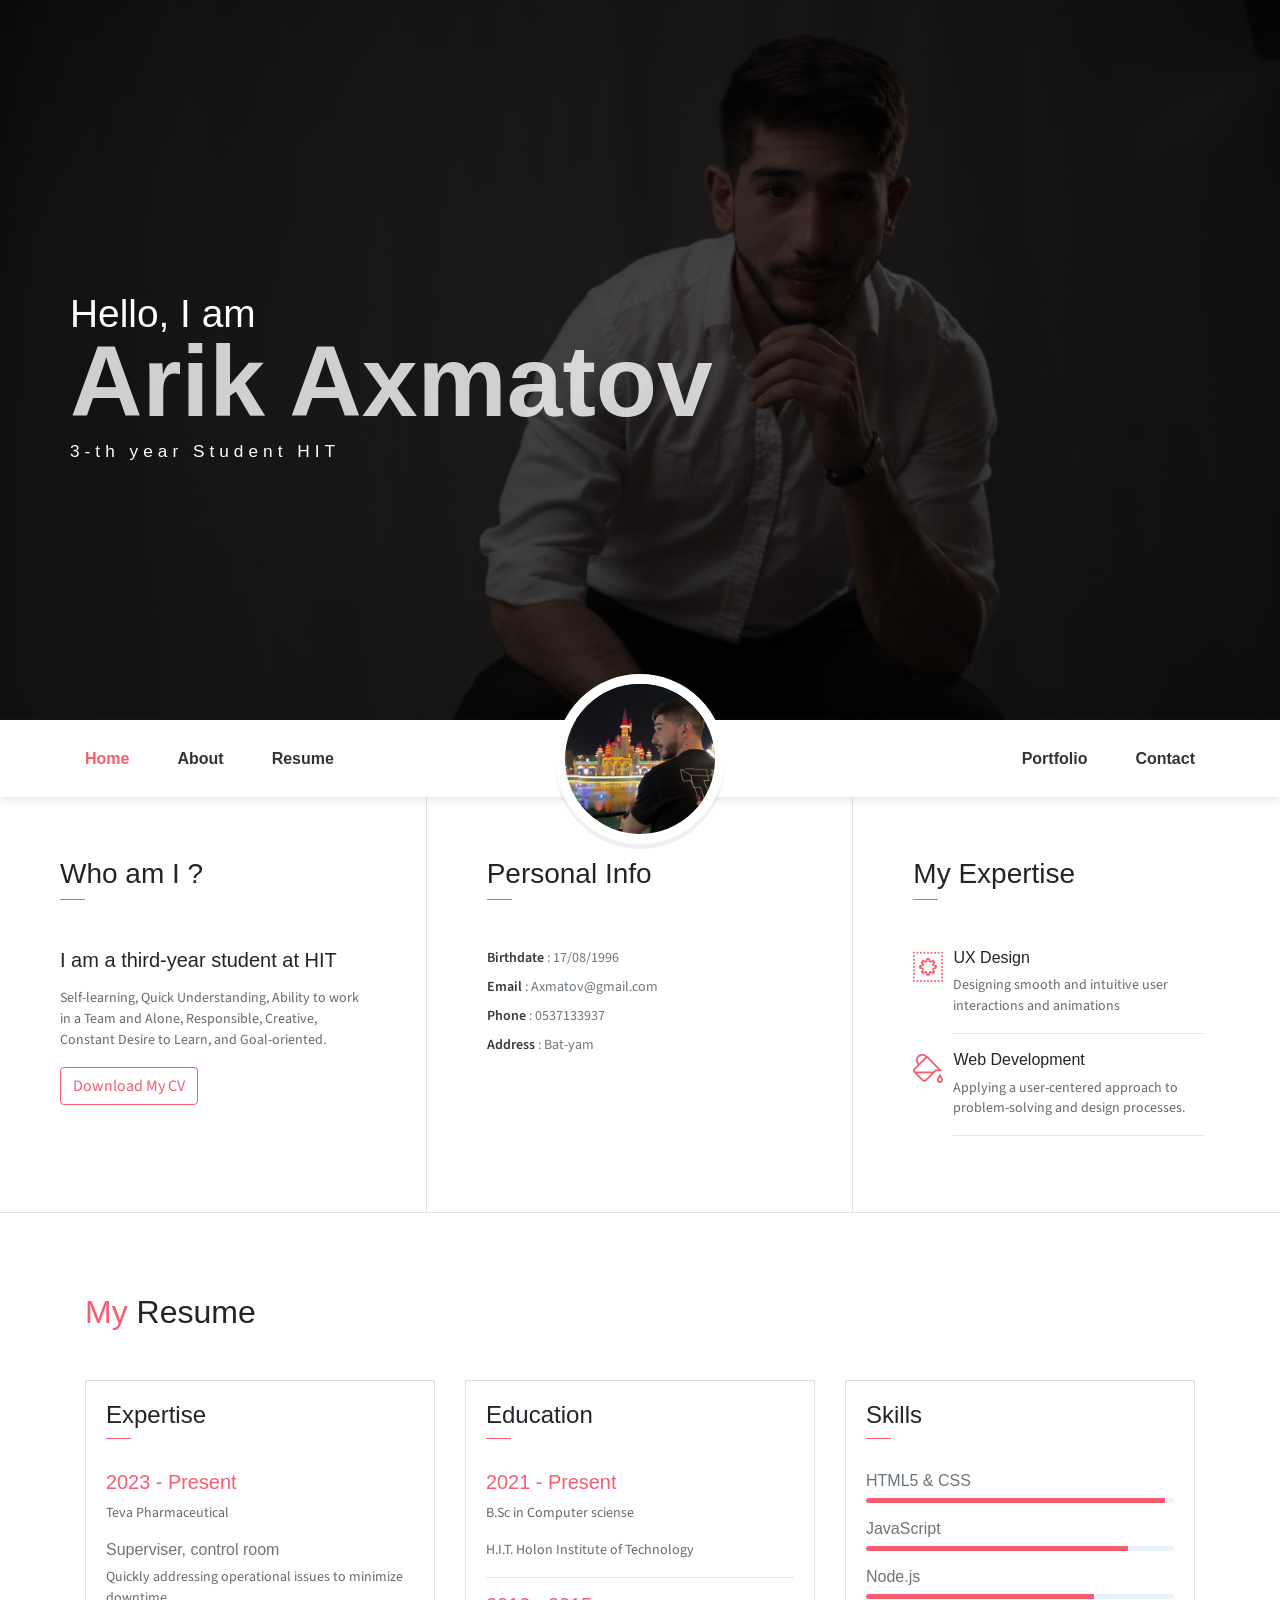
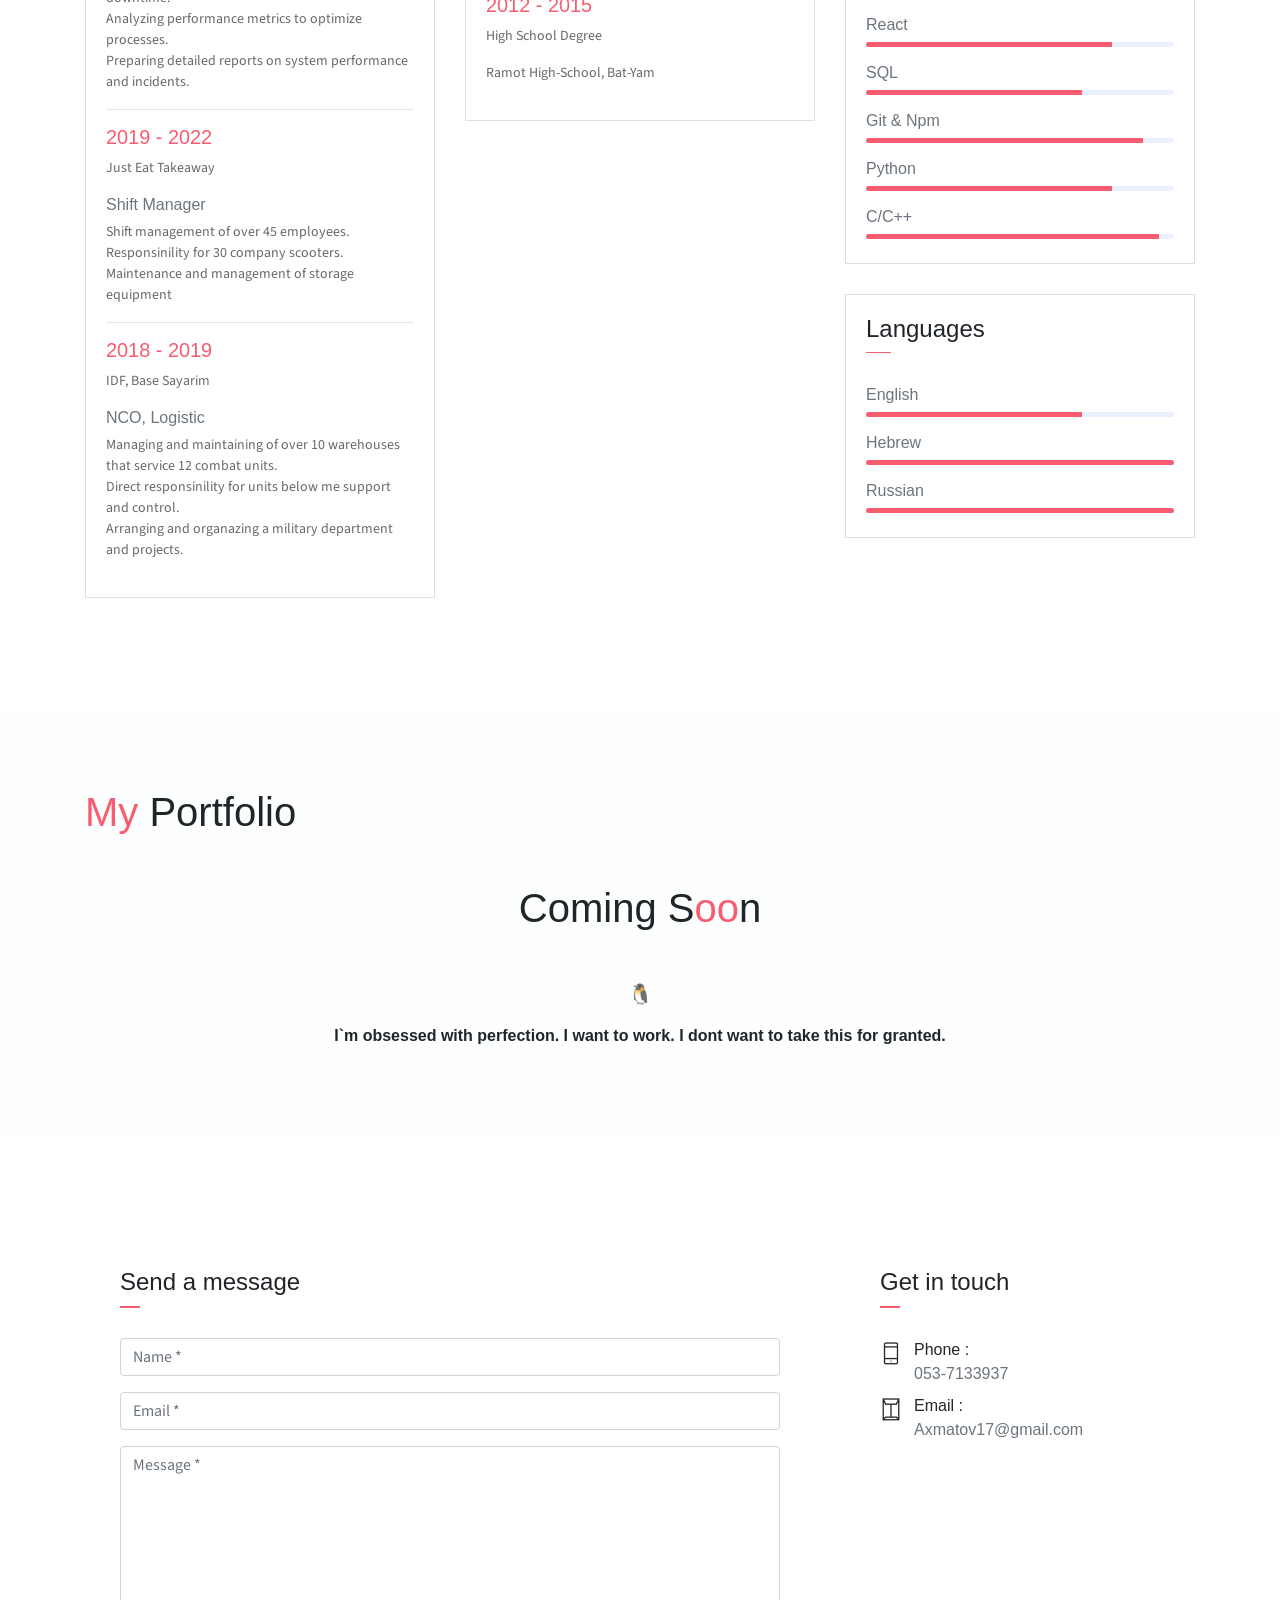
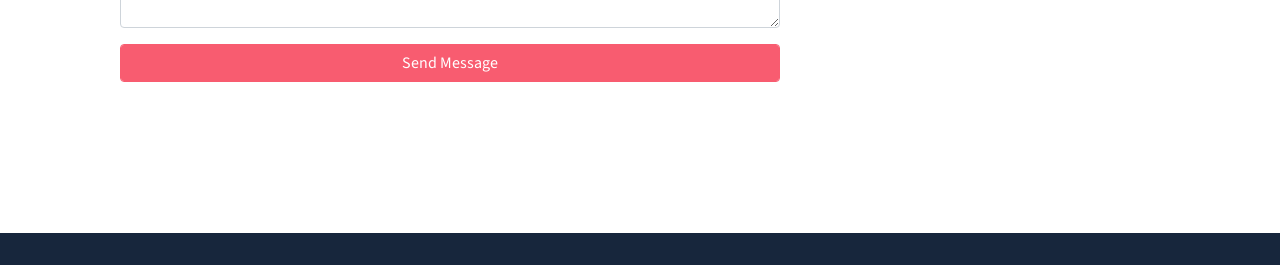
<file: index.html>
<!DOCTYPE html>
<html lang="en">
<head>
	<meta charset="utf-8">
    <meta name="viewport" content="width=device-width, initial-scale=1, shrink-to-fit=no">
    <!-- <meta name="description" content="Start your development with JohnDoe landing page."> -->
    <meta name="author" content="Devcrud">
    <title>Arik Axmatov landing page</title>
    <!-- font icons -->
    <link rel="stylesheet" href="assets/vendors/themify-icons/css/themify-icons.css">
    <!-- Bootstrap + arik axmatov main styles -->
	<link rel="stylesheet" href="assets/css/arik.css">
</head>
<body data-spy="scroll" data-target=".navbar" data-offset="40" id="home">
    <!-- <a href="components.html" class="btn btn-primary btn-component" data-spy="affix" data-offset-top="600"><i class="ti-shift-left-alt"></i> Components</a> -->
    <header class="header">
        <div class="container">
            <!-- <ul class="social-icons pt-3">
                <li class="social-item"><a class="social-link text-light" href="#"><i class="ti-facebook" aria-hidden="true"></i></a></li>
                <li class="social-item"><a class="social-link text-light" href="#"><i class="ti-twitter" aria-hidden="true"></i></a></li>
                <li class="social-item"><a class="social-link text-light" href="#"><i class="ti-google" aria-hidden="true"></i></a></li>
                <li class="social-item"><a class="social-link text-light" href="#"><i class="ti-instagram" aria-hidden="true"></i></a></li>
                <li class="social-item"><a class="social-link text-light" href="#"><i class="ti-github" aria-hidden="true"></i></a></li>
            </ul>   -->
            <div class="header-content">
                <h4 class="header-subtitle" >Hello, I am</h4>
                <h1 class="header-title">Arik Axmatov</h1>
                <h6 class="header-mono" >3-th year Student HIT </h6>
<!--                 <button class="btn btn-primary btn-rounded"><i class="ti-printer pr-2"></i>Print Resume</button> -->
            </div>
        </div>
    </header>
    <nav class="navbar sticky-top navbar-expand-lg navbar-light bg-white" data-spy="affix" data-offset-top="510">
        <div class="container">
            <button class="navbar-toggler ml-auto" type="button" data-toggle="collapse" data-target="#navbarSupportedContent" aria-controls="navbarSupportedContent" aria-expanded="false" aria-label="Toggle navigation">
                <span class="navbar-toggler-icon"></span>
            </button>
            <div class="collapse mt-sm-20 navbar-collapse" id="navbarSupportedContent">
                <ul class="navbar-nav mr-auto">
                    <li class="nav-item">
                        <a href="#home" class="nav-link">Home</a>
                    </li>
                    <li class="nav-item">
                        <a href="#about" class="nav-link">About</a>
                    </li>
                    <li class="nav-item">
                        <a href="#resume" class="nav-link">Resume</a>
                    </li>
                </ul>
                <ul class="navbar-nav brand">
                    <img src="assets/imgs/profil.jpeg" alt="" class="brand-img">
                    <li class="brand-txt">
                        <h5 class="brand-title">Arik axmatov</h5>
                        <div class="brand-subtitle">B.S.c Student</div>
                    </li>
                </ul>
                <ul class="navbar-nav ml-auto">
                    <li class="nav-item">
                        <a href="#portfolio" class="nav-link">Portfolio</a>
                    </li>
                   
                    <li class="nav-item last-item">
                        <a href="#contact" class="nav-link">Contact</a>
                    </li>
                </ul>
            </div>
        </div>
    </nav>
    <div class="container-fluid">
        <div id="about" class="row about-section">
            <div class="col-lg-4 about-card">
                <h3 class="font-weight-light">Who am I ?</h3>
                <span class="line mb-5"></span>
                <h5 class="mb-3">I am a third-year student at HIT </h5>
                <p class="mt-20">Self-learning, Quick Understanding, Ability to work in a Team and Alone,
                    Responsible, Creative, Constant Desire to Learn, and Goal-oriented.</p>
                <button class="btn btn-outline-danger"><i class="icon-down-circled2 "></i><a href="Arik Axmatov CV.pdf" download="Arik Axmatov CV">Download My CV</a></button>
            </div>
            <div class="col-lg-4 about-card">
                <h3 class="font-weight-light">Personal Info</h3>
                <span class="line mb-5"></span>
                <ul class="mt40 info list-unstyled">
                    <li><span>Birthdate</span> : 17/08/1996</li>
                    <li><span>Email</span> : Axmatov@gmail.com</li>
                    <li><span>Phone</span> : 0537133937</li>
                    <li><span>Address</span> : Bat-yam </li>
                </ul>
               
            </div>
            <div class="col-lg-4 about-card">
                <h3 class="font-weight-light">My Expertise</h3>
                <span class="line mb-5"></span>
                <div class="row">
                    <div class="col-1 text-danger pt-1"><i class="ti-widget icon-lg"></i></div>
                    <div class="col-10 ml-auto mr-3">
                        <h6>UX Design</h6>
                        <p class="subtitle">Designing smooth and intuitive user interactions and animations </p>
                        <hr>
                    </div>
                </div>
                <div class="row">
                    <div class="col-1 text-danger pt-1"><i class="ti-paint-bucket icon-lg"></i></div>
                    <div class="col-10 ml-auto mr-3">
                        <h6>Web Development</h6>
                        <p class="subtitle">Applying a user-centered approach to problem-solving and design processes.</p>
                        <hr>
                    </div>
                </div>
                
            </div>
        </div>
    </div>

    <!--Resume Section-->
    <section class="section" id="resume">
        <div class="container">
            <h2 class="mb-5"><span class="text-danger">My</span> Resume</h2>
            <div class="row">
                <div class="col-md-6 col-lg-4">
                    <div class="card">
                       <div class="card-header">
                            <div class="mt-2">
                                <h4>Expertise</h4>
                                <span class="line"></span>  
                            </div>
                        </div>
                        <div class="card-body">
                            <h6 class="title text-danger">2023 - Present</h6>
                            <p>Teva Pharmaceutical</p>
                            <h6>Superviser, control room</h6> 
                            <P class="subtitle">Quickly addressing operational issues to minimize downtime. <br> Analyzing performance metrics to optimize processes. <br> Preparing detailed reports on system performance and incidents.</P>
                            <hr>
                            <h6 class="title text-danger">2019 - 2022</h6>
                            <p>Just Eat Takeaway</p>
                            <h6>Shift Manager</h6>
                            <P class="subtitle">Shift management of over 45 employees.<br> Responsinility for 30 company scooters.<br> Maintenance and management of storage equipment</P>
                            <hr>
                            <h6 class="title text-danger">2018 - 2019</h6>
                            <p>IDF, Base Sayarim</p>
                            <h6>NCO, Logistic</h6>
                            <P class="subtitle">Managing and maintaining of over 10 warehouses that service 12 combat units. <br> Direct responsinility for units below me support and control. <br> Arranging and organazing a military department and projects.</P>
                        </div>
                    </div>
                </div>
                <div class="col-md-6 col-lg-4">
                    <div class="card">
                       <div class="card-header">
                            <div class="mt-2">
                                <h4>Education</h4>
                                <span class="line"></span>  
                            </div>
                        </div>
                        <div class="card-body">
                            <h6 class="title text-danger">2021 - Present</h6>
                            <P>B.Sc in Computer sciense </P>
                            <P class="subtitle">H.I.T. Holon Institute of Technology</P>
                            <hr>
                            <h6 class="title text-danger">2012 - 2015</h6>
                            <P>High School Degree</P>
                            <P class="subtitle">Ramot High-School, Bat-Yam</P>
                           
                            
                        </div>
                    </div>
                </div>
                <div class="col-lg-4">
                    <div class="card">
                       <div class="card-header">
                            <div class="pull-left">
                                <h4 class="mt-2">Skills</h4>
                                <span class="line"></span>  
                            </div>
                        </div>
                        <div class="card-body pb-2">
                           <h6>HTML5 &amp; CSS</h6>
                            <div class="progress mb-3">
                                <div class="progress-bar bg-danger" role="progressbar" style="width: 97%" aria-valuenow="25" aria-valuemin="0" aria-valuemax="100"></div>
                            </div>
                            <h6>JavaScript</h6>
                            <div class="progress mb-3">
                                <div class="progress-bar bg-danger" role="progressbar" style="width: 85%" aria-valuenow="25" aria-valuemin="0" aria-valuemax="100"></div>
                            </div>
                            <h6>Node.js</h6>
                            <div class="progress mb-3">
                                <div class="progress-bar bg-danger" role="progressbar" style="width: 74%" aria-valuenow="75" aria-valuemin="0" aria-valuemax="100"></div>
                            </div>
                            <h6>React</h6>
                            <div class="progress mb-3">
                                <div class="progress-bar bg-danger" role="progressbar" style="width: 80%" aria-valuenow="50" aria-valuemin="0" aria-valuemax="100"></div>
                            </div>
                            <h6>SQL</h6>
                            <div class="progress mb-3">
                                <div class="progress-bar bg-danger" role="progressbar" style="width: 70%" aria-valuenow="75" aria-valuemin="0" aria-valuemax="100"></div>
                            </div>
                            <h6>Git &amp; Npm</h6>
                            <div class="progress mb-3">
                                <div class="progress-bar bg-danger" role="progressbar" style="width: 90%" aria-valuenow="75" aria-valuemin="0" aria-valuemax="100"></div>
                            </div>
                            <h6>Python</h6>
                            <div class="progress mb-3">
                                <div class="progress-bar bg-danger" role="progressbar" style="width: 80%" aria-valuenow="75" aria-valuemin="0" aria-valuemax="100"></div>
                            </div>
                            <h6>C/C++</h6>
                            <div class="progress mb-3">
                                <div class="progress-bar bg-danger" role="progressbar" style="width: 95%" aria-valuenow="75" aria-valuemin="0" aria-valuemax="100"></div>
                            </div>
                        </div>
                    </div>
                    <div class="card">
                       <div class="card-header">
                            <div class="pull-left">
                                <h4 class="mt-2">Languages</h4>
                                <span class="line"></span>  
                            </div>
                        </div>
                        <div class="card-body pb-2">
                           <h6>English</h6>
                            <div class="progress mb-3">
                                <div class="progress-bar bg-danger" role="progressbar" style="width: 70%" aria-valuenow="25" aria-valuemin="0" aria-valuemax="100"></div>
                            </div>
                            <h6>Hebrew</h6>
                            <div class="progress mb-3">
                                <div class="progress-bar bg-danger" role="progressbar" style="width: 100%" aria-valuenow="25" aria-valuemin="0" aria-valuemax="100"></div>
                            </div>
                            <h6>Russian</h6>
                            <div class="progress mb-3">
                                <div class="progress-bar bg-danger" role="progressbar" style="width: 100%" aria-valuenow="50" aria-valuemin="0" aria-valuemax="100"></div>
                            </div>
                        </div>
                    </div>
                </div>
            </div>
        </div>
    </section>

    
   
    <!-- Portfolio Section -->
    <section class="section bg-custom-gray" id="portfolio">
        <div class="container">
            <h1 class="mb-5"><span class="text-danger">My</span> Portfolio</h1>
            <div class="portfolio">
                <h1 class="mb-5 coming">Coming S<span class="text-danger">oo</span>n</h1>
                <p>&#128039</p>
                <h6 class="im">I`m obsessed with perfection. I want to work. I dont want to take this for granted.</h6>
            </div>  
        </div>            
    </section>
    <!-- End of portfolio section -->

    
    <div class="section contact" id="contact">
        <div id="map" class="map"></div>
        <div class="container">
            <div class="row">
                <div class="col-lg-8">
                    <div class="contact-form-card">
                        <h4 class="contact-title">Send a message</h4>
                        <form action="https://formspree.io/f/mpzveayp" method="POST">
                            <div class="form-group">
                                <input  class="form-control" type="text" id="name" name="name" placeholder="Name *" required>
                            </div>
                            <div class="form-group">
                                <input class="form-control" type="email" id="email" name="email" placeholder="Email *" required>
                            </div>
                            <div class="form-group">
                                <textarea class="form-control" id="message" name="message" placeholder="Message *" rows="7" required></textarea>
                            </div>
                            <div class="form-group ">
                                <button type="submit" class="form-control btn btn-primary" >Send Message</button>
                            </div>
                        </form>
                    </div>
                </div>
                <div class="col-lg-4">
                    <div class="contact-info-card">
                        <h4 class="contact-title">Get in touch</h4>
                        <div class="row mb-2">
                            <div class="col-1 pt-1 mr-1">
                                <i class="ti-mobile icon-md"></i>
                            </div>
                            <div class="col-10 ">
                                <h6 class="d-inline">Phone : <br><a href="tel:0537133937"> <span class="text-muted">053-7133937</span></a></h6>
                            </div>
                        </div>
                        
                        <div class="row mb-2">
                            <div class="col-1 pt-1 mr-1">
                                <i class="ti-envelope icon-md"></i>
                            </div>
                            <div class="col-10">
                                <h6 class="d-inline">Email :<br> <a href="mailto: axmatov17@gmail.com"><span class="text-muted">Axmatov17@gmail.com</span></a></h6>
                            </div>
                        </div>
                        
                    </div>
                </div>
            </div>

        </div>
    </div>
    <footer class="footer py-3">
        <div class="container">
            <p class="small mb-0 text-light">
                <!-- &copy; <script>document.write(new Date().getFullYear())</script> Created With <i class="ti-heart text-danger"></i> By <a href="" target="_blank"><span class="text-danger" title="Bootstrap 4 Themes and Dashboards">DevCRUD</span></a>  -->
            </p>
        </div>
    </footer>

    <!-- don`t look to my code -->
    <script>
        document.addEventListener("contextmenu",function(event){
            alert("Inspect Elements Not Allowed");
            event.preventDefault();
        })
    </script>

	<!-- core  -->
    <script src="assets/vendors/jquery/jquery-3.4.1.js"></script>
    <script src="assets/vendors/bootstrap/bootstrap.bundle.js"></script>

    <!-- bootstrap 3 affix -->
    <script src="assets/vendors/bootstrap/bootstrap.affix.js"></script>

    <!-- Isotope  -->
    <script src="assets/vendors/isotope/isotope.pkgd.js"></script>
    
    <!-- Google mpas -->
    <script async defer src="https://www.google.com/maps/@32.0104845,34.7462702,14.09z?entry=ttu"></script>

    <!-- arik axmatov js -->
    <script src="assets/js/arik.js"></script>

</body>
</html>
</file>
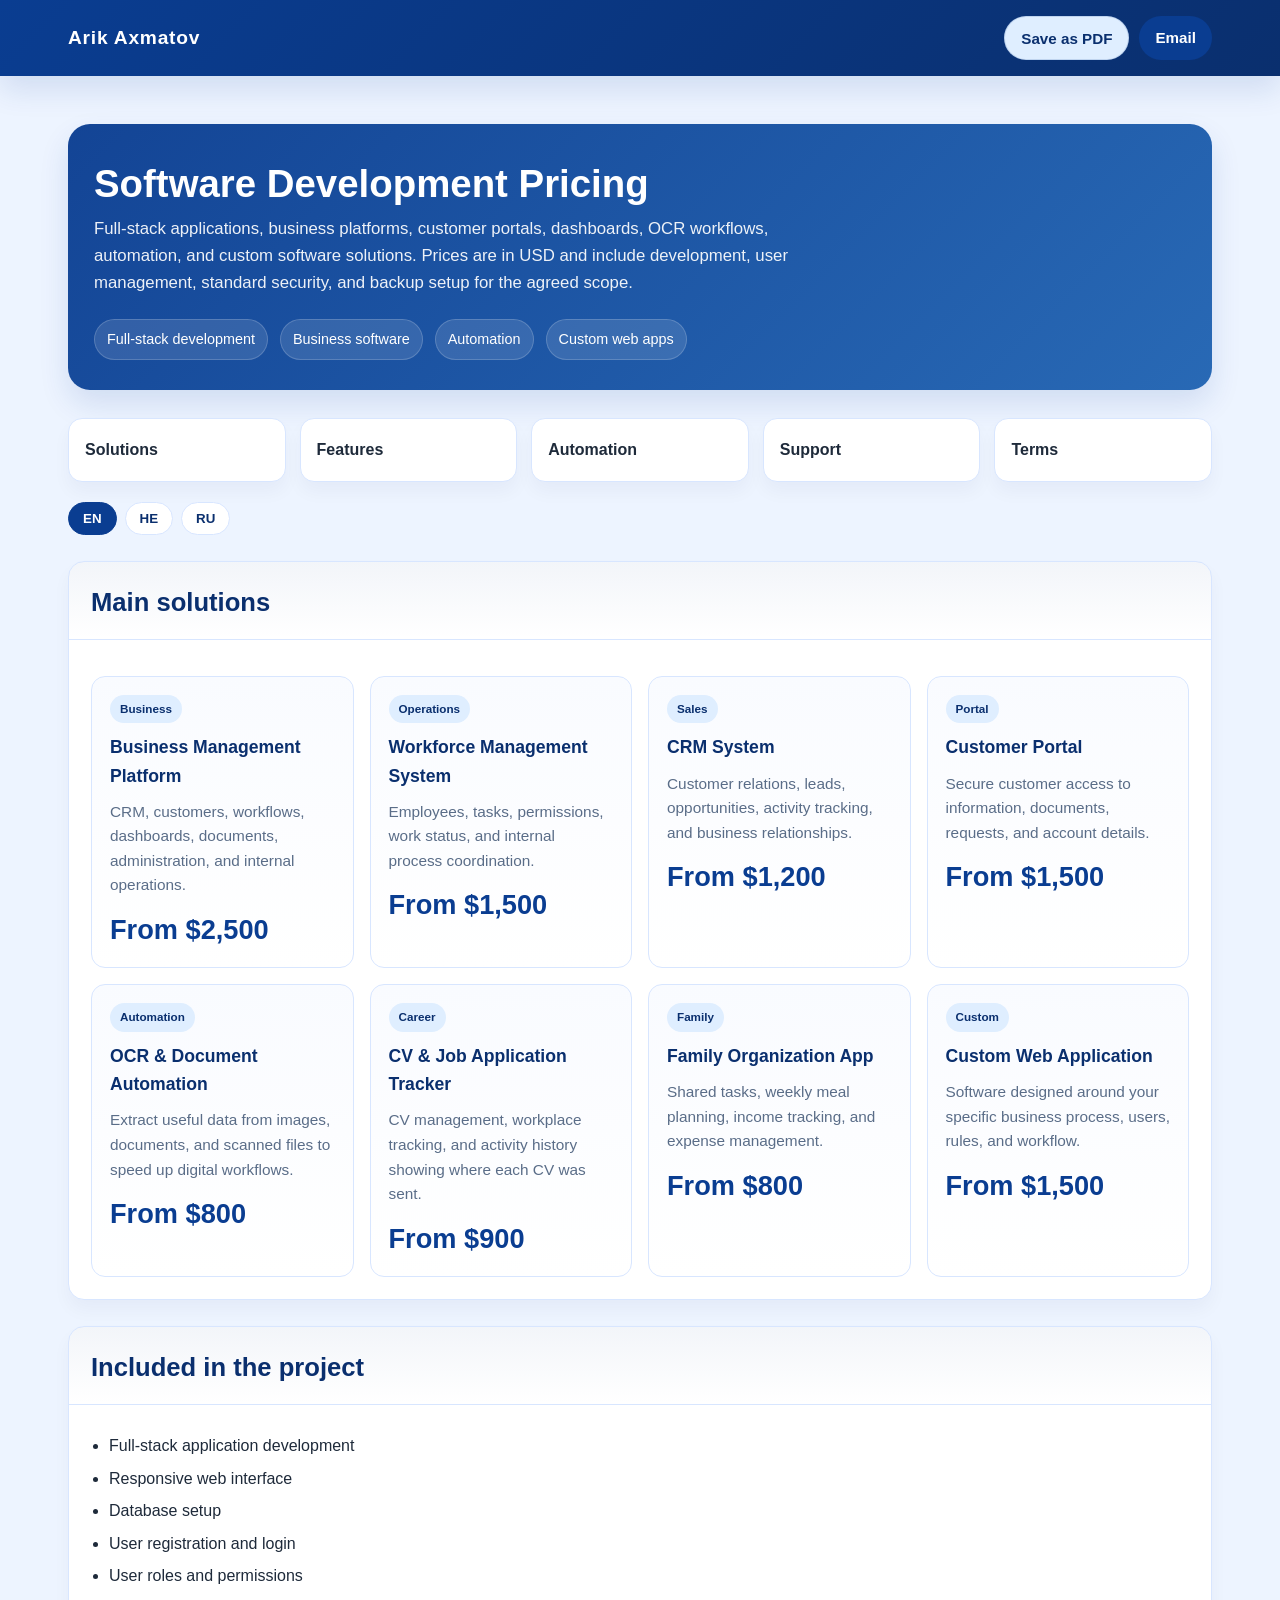
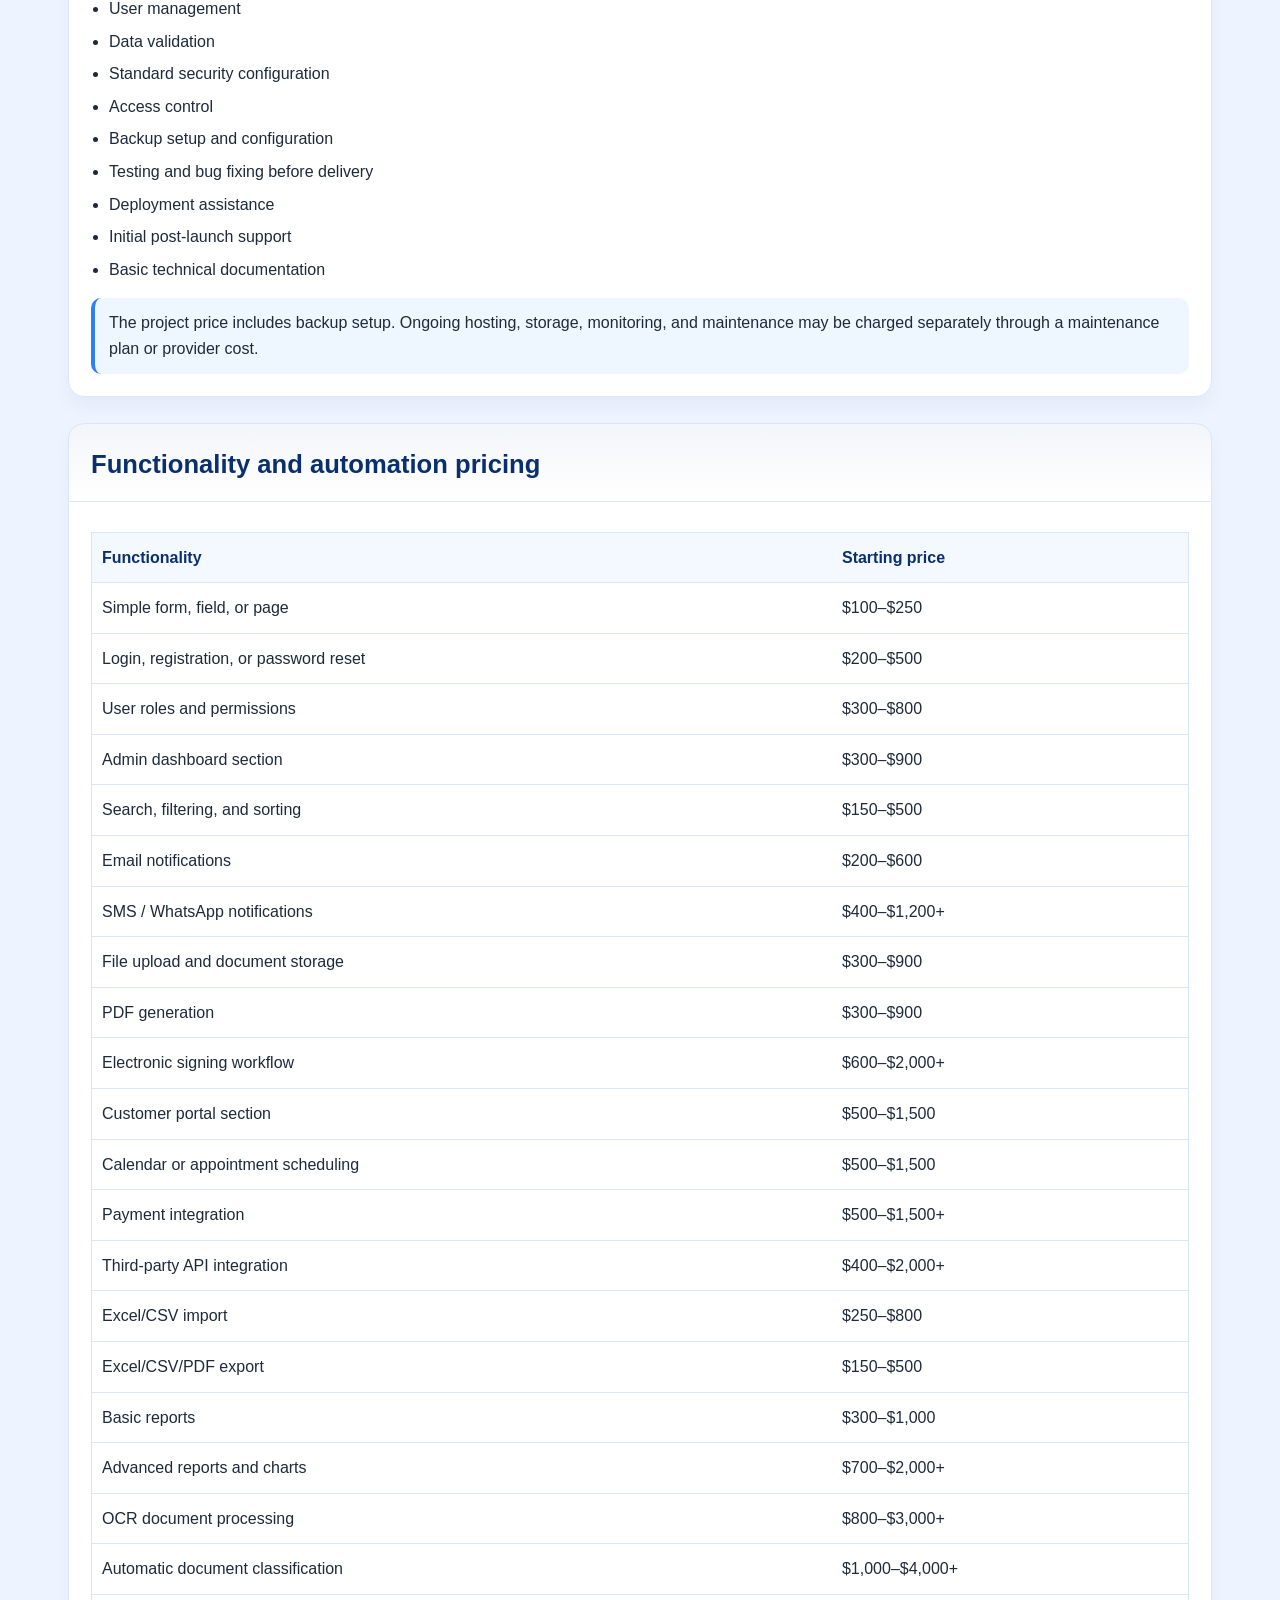
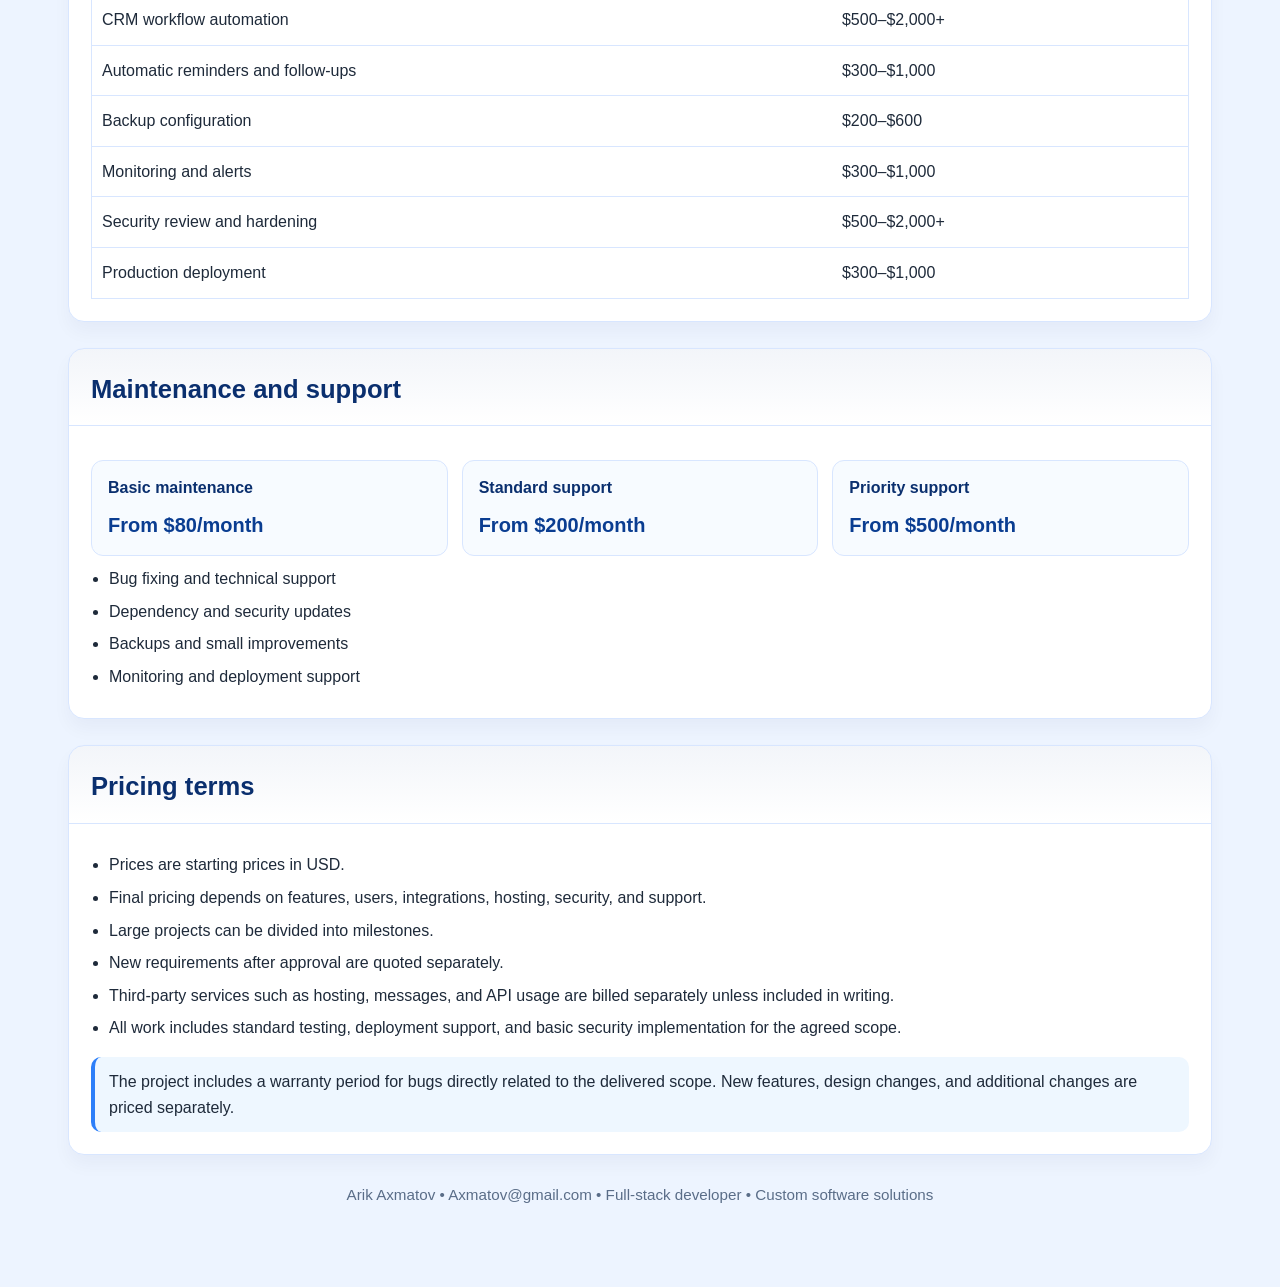
<file: pricing.html>
<!DOCTYPE html>
<html lang="en">
<head>
  <meta charset="UTF-8" />
  <meta name="viewport" content="width=device-width, initial-scale=1.0" />
  <title>Arik Axmatov | Software Pricing</title>
  <style>
    :root {
      --bg: #edf4ff;
      --panel: #ffffff;
      --primary: #0a3d91;
      --primary-dark: #0a2f6e;
      --primary-soft: #dfeeff;
      --accent: #2d7ff9;
      --text: #1e2a3a;
      --muted: #5a6d88;
      --line: #d8e6ff;
      --success: #1ca56d;
      --warning: #ef8b22;
      --shadow: 0 14px 30px rgba(10, 61, 145, 0.12);
      --radius: 16px;
    }

    * { box-sizing: border-box; }
    html { scroll-behavior: smooth; }
    body {
      margin: 0; font-family: Arial, Helvetica, sans-serif; background: var(--bg); color: var(--text); line-height: 1.6;
    }
    .container { max-width: 1180px; margin: 0 auto; padding: 20px 18px 60px; }
    .topbar {
      background: linear-gradient(135deg, var(--primary) 0%, var(--primary-dark) 100%);
      color: white; position: sticky; top: 0; z-index: 100; box-shadow: var(--shadow);
    }
    .topbar-inner { max-width: 1180px; margin: 0 auto; padding: 16px 18px; display: flex; justify-content: space-between; align-items: center; gap: 12px; flex-wrap: wrap; }
    .brand { font-size: 1.2rem; font-weight: 700; letter-spacing: 0.04em; }
    .top-actions { display: flex; gap: 10px; flex-wrap: wrap; }
    .btn { appearance: none; border: none; border-radius: 999px; padding: 10px 16px; font-size: 0.95rem; font-weight: 600; cursor: pointer; text-decoration: none; display: inline-block; white-space: nowrap; }
    .btn-primary { background: var(--primary); color: white; }
    .btn-primary:hover { background: var(--primary-dark); }
    .btn-light { background: var(--primary-soft); color: var(--primary-dark); border: 1px solid rgba(10,61,145,0.15); }
    .btn-light:hover { background: #d8e9ff; }

    .hero {
      background: linear-gradient(135deg, rgba(10, 61, 145, 0.96), rgba(19, 90, 173, 0.9));
      color: white; border-radius: 22px; padding: 38px 26px 30px; margin-top: 28px; box-shadow: var(--shadow);
    }
    .hero h1 { margin: 0 0 10px; font-size: clamp(2rem, 3vw, 3.3rem); line-height: 1.15; }
    .hero p { margin: 0; max-width: 760px; color: rgba(255,255,255,0.92); font-size: 1.05rem; }
    .hero-meta { display: flex; flex-wrap: wrap; gap: 12px; margin-top: 22px; }
    .hero-badge { background: rgba(255,255,255,0.12); border: 1px solid rgba(255,255,255,0.18); padding: 8px 12px; border-radius: 999px; font-size: 0.9rem; }
    .nav-grid { display: grid; grid-template-columns: repeat(auto-fit, minmax(160px, 1fr)); gap: 14px; margin: 28px 0 20px; }
    .nav-item { background: var(--panel); border: 1px solid var(--line); border-radius: 14px; padding: 18px 16px; box-shadow: 0 10px 18px rgba(17,32,68,0.04); text-decoration: none; color: var(--text); font-weight: 700; display: block; }
    .nav-item:hover { transform: translateY(-2px); border-color: rgba(45,127,249,0.3); }
    .section { background: var(--panel); border: 1px solid var(--line); border-radius: var(--radius); box-shadow: 0 10px 18px rgba(17,32,68,0.04); margin-top: 26px; overflow: hidden; }
    .section-header { background: linear-gradient(180deg, rgba(10,61,145,0.05), transparent); border-bottom: 1px solid var(--line); padding: 20px 22px 16px; }
    .section-header h2 { margin: 0; font-size: clamp(1.3rem, 2vw, 2rem); color: var(--primary-dark); }
    .section-body { padding: 18px 22px 22px; }
    .lang-switcher { display: flex; flex-wrap: wrap; gap: 8px; margin: 18px 0 0; }
    .lang-btn { background: white; color: var(--primary-dark); border: 1px solid var(--line); border-radius: 999px; padding: 8px 14px; font-weight: 700; cursor: pointer; }
    .lang-btn.active { background: var(--primary); color: white; border-color: var(--primary); }
    .lang-panel { display: none; }
    .lang-panel.active { display: block; }
    .price-grid { display: grid; grid-template-columns: repeat(auto-fit, minmax(260px,1fr)); gap: 16px; margin-top: 18px; }
    .card { background: linear-gradient(180deg, #f9fbff, #ffffff); border: 1px solid var(--line); border-radius: 14px; padding: 18px 18px 16px; min-height: 220px; }
    .card h3 { margin: 0 0 10px; color: var(--primary-dark); font-size: 1.1rem; }
    .card p { margin: 0 0 10px; color: var(--muted); font-size: 0.96rem; }
    .price { font-size: 1.7rem; font-weight: 800; color: var(--primary); margin-top: 8px; display: block; }
    .price small { font-size: 0.75rem; color: var(--muted); font-weight: 600; }
    .tag { display: inline-block; background: var(--primary-soft); color: var(--primary-dark); border-radius: 999px; padding: 5px 10px; font-size: 0.73rem; font-weight: 700; margin-bottom: 10px; }
    table { width: 100%; border-collapse: collapse; background: white; border: 1px solid var(--line); margin-top: 12px; }
    th, td { text-align: left; border-bottom: 1px solid var(--line); padding: 12px 10px; vertical-align: top; }
    th { background: #f3f9ff; color: var(--primary-dark); }
    tr:last-child td { border-bottom: none; }
    ul { margin: 10px 0 0 18px; padding: 0; }
    li { margin-bottom: 7px; }
    .faq { display: grid; grid-template-columns: repeat(auto-fit, minmax(260px, 1fr)); gap: 14px; margin-top: 16px; }
    .mini-box { background: #f7fbff; border: 1px solid var(--line); border-radius: 12px; padding: 14px 16px; }
    .mini-box h4 { margin: 0 0 8px; color: var(--primary-dark); font-size: 1rem; }
    .note { background: #eef7ff; border-left: 4px solid var(--accent); padding: 12px 14px; border-radius: 10px; margin-top: 16px; }
    .footer { margin-top: 28px; text-align: center; color: var(--muted); font-size: 0.95rem; padding-bottom: 20px; }
    @media (max-width:700px) { .hero { padding: 26px 18px 22px; } .section-header, .section-body { padding-left: 16px; padding-right: 16px; } table { display: block; overflow-x: auto; } }
    @media print { .topbar, .nav-grid, .lang-switcher, .btn, .top-actions { display: none !important; } body { background: white; } }
  </style>
</head>
<body>
  <header class="topbar">
    <div class="topbar-inner">
      <div class="brand">Arik Axmatov</div>
      <div class="top-actions">
        <button class="btn btn-light" onclick="window.print()">Save as PDF</button>
        <a class="btn btn-primary" href="mailto:Axmatov@gmail.com">Email</a>
      </div>
    </div>
  </header>

  <div class="container">
    <section class="hero">
      <h1>Software Development Pricing</h1>
      <p>Full-stack applications, business platforms, customer portals, dashboards, OCR workflows, automation, and custom software solutions. Prices are in USD and include development, user management, standard security, and backup setup for the agreed scope.</p>
      <div class="hero-meta">
        <span class="hero-badge">Full-stack development</span>
        <span class="hero-badge">Business software</span>
        <span class="hero-badge">Automation</span>
        <span class="hero-badge">Custom web apps</span>
      </div>
    </section>

    <div class="nav-grid">
      <a class="nav-item" href="#solutions">Solutions</a>
      <a class="nav-item" href="#features">Features</a>
      <a class="nav-item" href="#automation">Automation</a>
      <a class="nav-item" href="#maintenance">Support</a>
      <a class="nav-item" href="#terms">Terms</a>
    </div>

    <div class="lang-switcher" aria-label="Language switcher">
      <button class="lang-btn active" data-lang="en">EN</button>
      <button class="lang-btn" data-lang="he">HE</button>
      <button class="lang-btn" data-lang="ru">RU</button>
    </div>

    <div id="en" class="lang-panel active">
      <section class="section" id="solutions">
        <div class="section-header"><h2>Main solutions</h2></div>
        <div class="section-body">
          <div class="price-grid">
            <div class="card"><span class="tag">Business</span><h3>Business Management Platform</h3><p>CRM, customers, workflows, dashboards, documents, administration, and internal operations.</p><span class="price">From $2,500</span></div>
            <div class="card"><span class="tag">Operations</span><h3>Workforce Management System</h3><p>Employees, tasks, permissions, work status, and internal process coordination.</p><span class="price">From $1,500</span></div>
            <div class="card"><span class="tag">Sales</span><h3>CRM System</h3><p>Customer relations, leads, opportunities, activity tracking, and business relationships.</p><span class="price">From $1,200</span></div>
            <div class="card"><span class="tag">Portal</span><h3>Customer Portal</h3><p>Secure customer access to information, documents, requests, and account details.</p><span class="price">From $1,500</span></div>
            <div class="card"><span class="tag">Automation</span><h3>OCR & Document Automation</h3><p>Extract useful data from images, documents, and scanned files to speed up digital workflows.</p><span class="price">From $800</span></div>
            <div class="card"><span class="tag">Career</span><h3>CV & Job Application Tracker</h3><p>CV management, workplace tracking, and activity history showing where each CV was sent.</p><span class="price">From $900</span></div>
            <div class="card"><span class="tag">Family</span><h3>Family Organization App</h3><p>Shared tasks, weekly meal planning, income tracking, and expense management.</p><span class="price">From $800</span></div>
            <div class="card"><span class="tag">Custom</span><h3>Custom Web Application</h3><p>Software designed around your specific business process, users, rules, and workflow.</p><span class="price">From $1,500</span></div>
          </div>
        </div>
      </section>

      <section class="section" id="features">
        <div class="section-header"><h2>Included in the project</h2></div>
        <div class="section-body">
          <ul>
            <li>Full-stack application development</li>
            <li>Responsive web interface</li>
            <li>Database setup</li>
            <li>User registration and login</li>
            <li>User roles and permissions</li>
            <li>User management</li>
            <li>Data validation</li>
            <li>Standard security configuration</li>
            <li>Access control</li>
            <li>Backup setup and configuration</li>
            <li>Testing and bug fixing before delivery</li>
            <li>Deployment assistance</li>
            <li>Initial post-launch support</li>
            <li>Basic technical documentation</li>
          </ul>
          <div class="note">The project price includes backup setup. Ongoing hosting, storage, monitoring, and maintenance may be charged separately through a maintenance plan or provider cost.</div>
        </div>
      </section>

      <section class="section" id="automation">
        <div class="section-header"><h2>Functionality and automation pricing</h2></div>
        <div class="section-body">
          <table>
            <thead><tr><th>Functionality</th><th>Starting price</th></tr></thead>
            <tbody>
              <tr><td>Simple form, field, or page</td><td>$100–$250</td></tr>
              <tr><td>Login, registration, or password reset</td><td>$200–$500</td></tr>
              <tr><td>User roles and permissions</td><td>$300–$800</td></tr>
              <tr><td>Admin dashboard section</td><td>$300–$900</td></tr>
              <tr><td>Search, filtering, and sorting</td><td>$150–$500</td></tr>
              <tr><td>Email notifications</td><td>$200–$600</td></tr>
              <tr><td>SMS / WhatsApp notifications</td><td>$400–$1,200+</td></tr>
              <tr><td>File upload and document storage</td><td>$300–$900</td></tr>
              <tr><td>PDF generation</td><td>$300–$900</td></tr>
              <tr><td>Electronic signing workflow</td><td>$600–$2,000+</td></tr>
              <tr><td>Customer portal section</td><td>$500–$1,500</td></tr>
              <tr><td>Calendar or appointment scheduling</td><td>$500–$1,500</td></tr>
              <tr><td>Payment integration</td><td>$500–$1,500+</td></tr>
              <tr><td>Third-party API integration</td><td>$400–$2,000+</td></tr>
              <tr><td>Excel/CSV import</td><td>$250–$800</td></tr>
              <tr><td>Excel/CSV/PDF export</td><td>$150–$500</td></tr>
              <tr><td>Basic reports</td><td>$300–$1,000</td></tr>
              <tr><td>Advanced reports and charts</td><td>$700–$2,000+</td></tr>
              <tr><td>OCR document processing</td><td>$800–$3,000+</td></tr>
              <tr><td>Automatic document classification</td><td>$1,000–$4,000+</td></tr>
              <tr><td>CRM workflow automation</td><td>$500–$2,000+</td></tr>
              <tr><td>Automatic reminders and follow-ups</td><td>$300–$1,000</td></tr>
              <tr><td>Backup configuration</td><td>$200–$600</td></tr>
              <tr><td>Monitoring and alerts</td><td>$300–$1,000</td></tr>
              <tr><td>Security review and hardening</td><td>$500–$2,000+</td></tr>
              <tr><td>Production deployment</td><td>$300–$1,000</td></tr>
            </tbody>
          </table>
        </div>
      </section>

      <section class="section" id="maintenance">
        <div class="section-header"><h2>Maintenance and support</h2></div>
        <div class="section-body">
          <div class="faq">
            <div class="mini-box"><h4>Basic maintenance</h4><div class="price" style="font-size:1.25rem;">From $80/month</div></div>
            <div class="mini-box"><h4>Standard support</h4><div class="price" style="font-size:1.25rem;">From $200/month</div></div>
            <div class="mini-box"><h4>Priority support</h4><div class="price" style="font-size:1.25rem;">From $500/month</div></div>
          </div>
          <ul>
            <li>Bug fixing and technical support</li>
            <li>Dependency and security updates</li>
            <li>Backups and small improvements</li>
            <li>Monitoring and deployment support</li>
          </ul>
        </div>
      </section>

      <section class="section" id="terms">
        <div class="section-header"><h2>Pricing terms</h2></div>
        <div class="section-body">
          <ul>
            <li>Prices are starting prices in USD.</li>
            <li>Final pricing depends on features, users, integrations, hosting, security, and support.</li>
            <li>Large projects can be divided into milestones.</li>
            <li>New requirements after approval are quoted separately.</li>
            <li>Third-party services such as hosting, messages, and API usage are billed separately unless included in writing.</li>
            <li>All work includes standard testing, deployment support, and basic security implementation for the agreed scope.</li>
          </ul>
          <div class="note">The project includes a warranty period for bugs directly related to the delivered scope. New features, design changes, and additional changes are priced separately.</div>
        </div>
      </section>
    </div>

    <div id="he" class="lang-panel">
      <section class="section">
        <div class="section-header"><h2>מחירון פיתוח תוכנה</h2></div>
        <div class="section-body">
          <p>פיתוח אפליקציות, פלטפורמות עסקיות, פורטלים ללקוחות, לוחות בקרה, אוטומציות, ופתרונות מותאמים אישית.</p>
          <div class="price-grid">
            <div class="card"><span class="tag">עסקי</span><h3>פלטפורמת ניהול עסקית</h3><p>CRM, לקוחות, תהליכים, דשבורדים, מסמכים וניהול פנימי.</p><span class="price">מ-$2,500</span></div>
            <div class="card"><span class="tag">כוח אדם</span><h3>מערכת ניהול עובדים</h3><p>עובדים, משימות, הרשאות, סטטוסים ותיאום תהליכים פנימיים.</p><span class="price">מ-$1,500</span></div>
            <div class="card"><span class="tag">מכירות</span><h3>CRM</h3><p>לקוחות, הזדמנויות, פעילות, תקשורת ויחסי לקוחות.</p><span class="price">מ-$1,200</span></div>
            <div class="card"><span class="tag">פורטלים</span><h3>פורטל לקוחות</h3><p>גישה מאובטחת למידע, מסמכים, בקשות ופרטים אישיים.</p><span class="price">מ-$1,500</span></div>
            <div class="card"><span class="tag">אוטומציה</span><h3>OCR ואוטומציה מסמכים</h3><p>חילוץ נתונים ממסמכים וסריקות לזרימת עבודה דיגיטלית.</p><span class="price">מ-$800</span></div>
            <div class="card"><span class="tag">קריירה</span><h3>מעקב קורות חיים והגשות</h3><p>ניהול קורות חיים, מעקב אחרי מקומות עבודה והגשות.</p><span class="price">מ-$900</span></div>
            <div class="card"><span class="tag">משפחה</span><h3>אפליקציית משפחה</h3><p>משימות משותפות, תפריטים שבועיים, הוצאות והכנסות.</p><span class="price">מ-$800</span></div>
            <div class="card"><span class="tag">מותאם</span><h3>יישום מותאם אישית</h3><p>פיתוח לפי תהליך עסקי ייחודי, משתמשים וכללים ספציפיים.</p><span class="price">מ-$1,500</span></div>
          </div>
          <ul>
            <li>פיתוח מלא</li>
            <li>ניהול משתמשים והרשאות</li>
            <li>אבטחה בסיסית</li>
            <li>גיבוי והגדרה</li>
            <li>תחזוקה ותמיכה ראשונית</li>
          </ul>
        </div>
      </section>
    </div>

    <div id="ru" class="lang-panel">
      <section class="section">
        <div class="section-header"><h2>Прайс-лист разработки программного обеспечения</h2></div>
        <div class="section-body">
          <p>Разработка веб-приложений, бизнес-платформ, клиентских порталов, дашбордов, OCR, автоматизаций и индивидуальных решений.</p>
          <div class="price-grid">
            <div class="card"><span class="tag">Бизнес</span><h3>Бизнес-платформа</h3><p>CRM, клиенты, процессы, дашборды, документы и внутренние операции.</p><span class="price">от $2,500</span></div>
            <div class="card"><span class="tag">Персонал</span><h3>Система управления персоналом</h3><p>Сотрудники, задачи, права доступа и координация внутренних процессов.</p><span class="price">от $1,500</span></div>
            <div class="card"><span class="tag">CRM</span><h3>CRM система</h3><p>Клиенты, сделки, активности, коммуникации и отношения с клиентами.</p><span class="price">от $1,200</span></div>
            <div class="card"><span class="tag">Портал</span><h3>Клиентский портал</h3><p>Безопасный доступ клиентов к информации, документам и запросам.</p><span class="price">от $1,500</span></div>
            <div class="card"><span class="tag">Автоматизация</span><h3>OCR и обработка документов</h3><p>Извлечение данных из документов и изображений для автоматизации.</p><span class="price">от $800</span></div>
            <div class="card"><span class="tag">Карьера</span><h3>Трекер резюме и вакансий</h3><p>Учет резюме, мест работы и информации о каждой отправленной заявке.</p><span class="price">от $900</span></div>
            <div class="card"><span class="tag">Семья</span><h3>Семейное приложение</h3><p>Общие задачи, планирование еды, учет доходов и расходов.</p><span class="price">от $800</span></div>
            <div class="card"><span class="tag">Индивидуально</span><h3>Индивидуальное приложение</h3><p>Решение под конкретный бизнес-процесс, правила и пользователей.</p><span class="price">от $1,500</span></div>
          </div>
          <ul>
            <li>Полная разработка</li>
            <li>Управление пользователями</li>
            <li>Базовая безопасность</li>
            <li>Резервные копии</li>
            <li>Поддержка после запуска</li>
          </ul>
        </div>
      </section>
    </div>

    <div class="footer">Arik Axmatov • Axmatov@gmail.com • Full-stack developer • Custom software solutions</div>
  </div>

  <script>
    const langButtons = document.querySelectorAll('.lang-btn');
    const panels = document.querySelectorAll('.lang-panel');
    langButtons.forEach((button) => {
      button.addEventListener('click', () => {
        const target = button.dataset.lang;
        langButtons.forEach((btn) => btn.classList.toggle('active', btn === button));
        panels.forEach((panel) => panel.classList.toggle('active', panel.id === target));
      });
    });
  </script>
</body>
</html>
</file>
<file: assets/vendors/themify-icons/css/themify-icons.css>
@font-face {
	font-family: 'themify';
	src:url("../fonts/themify.eot?-fvbane");
	src:url("../fonts/themify.eot?#iefix-fvbane") format("embedded-opentype"),
		url("../fonts/themify.woff?-fvbane") format("woff"),
		url("../fonts/themify.ttf?-fvbane") format("truetype"),
		url("../fonts/themify.svg?-fvbane#themify") format("svg");
	font-weight: normal;
	font-style: normal;
}

[class^="ti-"], [class*=" ti-"] {
	font-family: 'themify';
	speak: none;
	font-style: normal;
	font-weight: normal;
	font-variant: normal;
	text-transform: none;
	line-height: 1;

	/* Better Font Rendering =========== */
	-webkit-font-smoothing: antialiased;
	-moz-osx-font-smoothing: grayscale;
}

.ti-wand:before {
	content: "\e600";
}
.ti-volume:before {
	content: "\e601";
}
.ti-user:before {
	content: "\e602";
}
.ti-unlock:before {
	content: "\e603";
}
.ti-unlink:before {
	content: "\e604";
}
.ti-trash:before {
	content: "\e605";
}
.ti-thought:before {
	content: "\e606";
}
.ti-target:before {
	content: "\e607";
}
.ti-tag:before {
	content: "\e608";
}
.ti-tablet:before {
	content: "\e609";
}
.ti-star:before {
	content: "\e60a";
}
.ti-spray:before {
	content: "\e60b";
}
.ti-signal:before {
	content: "\e60c";
}
.ti-shopping-cart:before {
	content: "\e60d";
}
.ti-shopping-cart-full:before {
	content: "\e60e";
}
.ti-settings:before {
	content: "\e60f";
}
.ti-search:before {
	content: "\e610";
}
.ti-zoom-in:before {
	content: "\e611";
}
.ti-zoom-out:before {
	content: "\e612";
}
.ti-cut:before {
	content: "\e613";
}
.ti-ruler:before {
	content: "\e614";
}
.ti-ruler-pencil:before {
	content: "\e615";
}
.ti-ruler-alt:before {
	content: "\e616";
}
.ti-bookmark:before {
	content: "\e617";
}
.ti-bookmark-alt:before {
	content: "\e618";
}
.ti-reload:before {
	content: "\e619";
}
.ti-plus:before {
	content: "\e61a";
}
.ti-pin:before {
	content: "\e61b";
}
.ti-pencil:before {
	content: "\e61c";
}
.ti-pencil-alt:before {
	content: "\e61d";
}
.ti-paint-roller:before {
	content: "\e61e";
}
.ti-paint-bucket:before {
	content: "\e61f";
}
.ti-na:before {
	content: "\e620";
}
.ti-mobile:before {
	content: "\e621";
}
.ti-minus:before {
	content: "\e622";
}
.ti-medall:before {
	content: "\e623";
}
.ti-medall-alt:before {
	content: "\e624";
}
.ti-marker:before {
	content: "\e625";
}
.ti-marker-alt:before {
	content: "\e626";
}
.ti-arrow-up:before {
	content: "\e627";
}
.ti-arrow-right:before {
	content: "\e628";
}
.ti-arrow-left:before {
	content: "\e629";
}
.ti-arrow-down:before {
	content: "\e62a";
}
.ti-lock:before {
	content: "\e62b";
}
.ti-location-arrow:before {
	content: "\e62c";
}
.ti-link:before {
	content: "\e62d";
}
.ti-layout:before {
	content: "\e62e";
}
.ti-layers:before {
	content: "\e62f";
}
.ti-layers-alt:before {
	content: "\e630";
}
.ti-key:before {
	content: "\e631";
}
.ti-import:before {
	content: "\e632";
}
.ti-image:before {
	content: "\e633";
}
.ti-heart:before {
	content: "\e634";
}
.ti-heart-broken:before {
	content: "\e635";
}
.ti-hand-stop:before {
	content: "\e636";
}
.ti-hand-open:before {
	content: "\e637";
}
.ti-hand-drag:before {
	content: "\e638";
}
.ti-folder:before {
	content: "\e639";
}
.ti-flag:before {
	content: "\e63a";
}
.ti-flag-alt:before {
	content: "\e63b";
}
.ti-flag-alt-2:before {
	content: "\e63c";
}
.ti-eye:before {
	content: "\e63d";
}
.ti-export:before {
	content: "\e63e";
}
.ti-exchange-vertical:before {
	content: "\e63f";
}
.ti-desktop:before {
	content: "\e640";
}
.ti-cup:before {
	content: "\e641";
}
.ti-crown:before {
	content: "\e642";
}
.ti-comments:before {
	content: "\e643";
}
.ti-comment:before {
	content: "\e644";
}
.ti-comment-alt:before {
	content: "\e645";
}
.ti-close:before {
	content: "\e646";
}
.ti-clip:before {
	content: "\e647";
}
.ti-angle-up:before {
	content: "\e648";
}
.ti-angle-right:before {
	content: "\e649";
}
.ti-angle-left:before {
	content: "\e64a";
}
.ti-angle-down:before {
	content: "\e64b";
}
.ti-check:before {
	content: "\e64c";
}
.ti-check-box:before {
	content: "\e64d";
}
.ti-camera:before {
	content: "\e64e";
}
.ti-announcement:before {
	content: "\e64f";
}
.ti-brush:before {
	content: "\e650";
}
.ti-briefcase:before {
	content: "\e651";
}
.ti-bolt:before {
	content: "\e652";
}
.ti-bolt-alt:before {
	content: "\e653";
}
.ti-blackboard:before {
	content: "\e654";
}
.ti-bag:before {
	content: "\e655";
}
.ti-move:before {
	content: "\e656";
}
.ti-arrows-vertical:before {
	content: "\e657";
}
.ti-arrows-horizontal:before {
	content: "\e658";
}
.ti-fullscreen:before {
	content: "\e659";
}
.ti-arrow-top-right:before {
	content: "\e65a";
}
.ti-arrow-top-left:before {
	content: "\e65b";
}
.ti-arrow-circle-up:before {
	content: "\e65c";
}
.ti-arrow-circle-right:before {
	content: "\e65d";
}
.ti-arrow-circle-left:before {
	content: "\e65e";
}
.ti-arrow-circle-down:before {
	content: "\e65f";
}
.ti-angle-double-up:before {
	content: "\e660";
}
.ti-angle-double-right:before {
	content: "\e661";
}
.ti-angle-double-left:before {
	content: "\e662";
}
.ti-angle-double-down:before {
	content: "\e663";
}
.ti-zip:before {
	content: "\e664";
}
.ti-world:before {
	content: "\e665";
}
.ti-wheelchair:before {
	content: "\e666";
}
.ti-view-list:before {
	content: "\e667";
}
.ti-view-list-alt:before {
	content: "\e668";
}
.ti-view-grid:before {
	content: "\e669";
}
.ti-uppercase:before {
	content: "\e66a";
}
.ti-upload:before {
	content: "\e66b";
}
.ti-underline:before {
	content: "\e66c";
}
.ti-truck:before {
	content: "\e66d";
}
.ti-timer:before {
	content: "\e66e";
}
.ti-ticket:before {
	content: "\e66f";
}
.ti-thumb-up:before {
	content: "\e670";
}
.ti-thumb-down:before {
	content: "\e671";
}
.ti-text:before {
	content: "\e672";
}
.ti-stats-up:before {
	content: "\e673";
}
.ti-stats-down:before {
	content: "\e674";
}
.ti-split-v:before {
	content: "\e675";
}
.ti-split-h:before {
	content: "\e676";
}
.ti-smallcap:before {
	content: "\e677";
}
.ti-shine:before {
	content: "\e678";
}
.ti-shift-right:before {
	content: "\e679";
}
.ti-shift-left:before {
	content: "\e67a";
}
.ti-shield:before {
	content: "\e67b";
}
.ti-notepad:before {
	content: "\e67c";
}
.ti-server:before {
	content: "\e67d";
}
.ti-quote-right:before {
	content: "\e67e";
}
.ti-quote-left:before {
	content: "\e67f";
}
.ti-pulse:before {
	content: "\e680";
}
.ti-printer:before {
	content: "\e681";
}
.ti-power-off:before {
	content: "\e682";
}
.ti-plug:before {
	content: "\e683";
}
.ti-pie-chart:before {
	content: "\e684";
}
.ti-paragraph:before {
	content: "\e685";
}
.ti-panel:before {
	content: "\e686";
}
.ti-package:before {
	content: "\e687";
}
.ti-music:before {
	content: "\e688";
}
.ti-music-alt:before {
	content: "\e689";
}
.ti-mouse:before {
	content: "\e68a";
}
.ti-mouse-alt:before {
	content: "\e68b";
}
.ti-money:before {
	content: "\e68c";
}
.ti-microphone:before {
	content: "\e68d";
}
.ti-menu:before {
	content: "\e68e";
}
.ti-menu-alt:before {
	content: "\e68f";
}
.ti-map:before {
	content: "\e690";
}
.ti-map-alt:before {
	content: "\e691";
}
.ti-loop:before {
	content: "\e692";
}
.ti-location-pin:before {
	content: "\e693";
}
.ti-list:before {
	content: "\e694";
}
.ti-light-bulb:before {
	content: "\e695";
}
.ti-Italic:before {
	content: "\e696";
}
.ti-info:before {
	content: "\e697";
}
.ti-infinite:before {
	content: "\e698";
}
.ti-id-badge:before {
	content: "\e699";
}
.ti-hummer:before {
	content: "\e69a";
}
.ti-home:before {
	content: "\e69b";
}
.ti-help:before {
	content: "\e69c";
}
.ti-headphone:before {
	content: "\e69d";
}
.ti-harddrives:before {
	content: "\e69e";
}
.ti-harddrive:before {
	content: "\e69f";
}
.ti-gift:before {
	content: "\e6a0";
}
.ti-game:before {
	content: "\e6a1";
}
.ti-filter:before {
	content: "\e6a2";
}
.ti-files:before {
	content: "\e6a3";
}
.ti-file:before {
	content: "\e6a4";
}
.ti-eraser:before {
	content: "\e6a5";
}
.ti-envelope:before {
	content: "\e6a6";
}
.ti-download:before {
	content: "\e6a7";
}
.ti-direction:before {
	content: "\e6a8";
}
.ti-direction-alt:before {
	content: "\e6a9";
}
.ti-dashboard:before {
	content: "\e6aa";
}
.ti-control-stop:before {
	content: "\e6ab";
}
.ti-control-shuffle:before {
	content: "\e6ac";
}
.ti-control-play:before {
	content: "\e6ad";
}
.ti-control-pause:before {
	content: "\e6ae";
}
.ti-control-forward:before {
	content: "\e6af";
}
.ti-control-backward:before {
	content: "\e6b0";
}
.ti-cloud:before {
	content: "\e6b1";
}
.ti-cloud-up:before {
	content: "\e6b2";
}
.ti-cloud-down:before {
	content: "\e6b3";
}
.ti-clipboard:before {
	content: "\e6b4";
}
.ti-car:before {
	content: "\e6b5";
}
.ti-calendar:before {
	content: "\e6b6";
}
.ti-book:before {
	content: "\e6b7";
}
.ti-bell:before {
	content: "\e6b8";
}
.ti-basketball:before {
	content: "\e6b9";
}
.ti-bar-chart:before {
	content: "\e6ba";
}
.ti-bar-chart-alt:before {
	content: "\e6bb";
}
.ti-back-right:before {
	content: "\e6bc";
}
.ti-back-left:before {
	content: "\e6bd";
}
.ti-arrows-corner:before {
	content: "\e6be";
}
.ti-archive:before {
	content: "\e6bf";
}
.ti-anchor:before {
	content: "\e6c0";
}
.ti-align-right:before {
	content: "\e6c1";
}
.ti-align-left:before {
	content: "\e6c2";
}
.ti-align-justify:before {
	content: "\e6c3";
}
.ti-align-center:before {
	content: "\e6c4";
}
.ti-alert:before {
	content: "\e6c5";
}
.ti-alarm-clock:before {
	content: "\e6c6";
}
.ti-agenda:before {
	content: "\e6c7";
}
.ti-write:before {
	content: "\e6c8";
}
.ti-window:before {
	content: "\e6c9";
}
.ti-widgetized:before {
	content: "\e6ca";
}
.ti-widget:before {
	content: "\e6cb";
}
.ti-widget-alt:before {
	content: "\e6cc";
}
.ti-wallet:before {
	content: "\e6cd";
}
.ti-video-clapper:before {
	content: "\e6ce";
}
.ti-video-camera:before {
	content: "\e6cf";
}
.ti-vector:before {
	content: "\e6d0";
}
.ti-themify-logo:before {
	content: "\e6d1";
}
.ti-themify-favicon:before {
	content: "\e6d2";
}
.ti-themify-favicon-alt:before {
	content: "\e6d3";
}
.ti-support:before {
	content: "\e6d4";
}
.ti-stamp:before {
	content: "\e6d5";
}
.ti-split-v-alt:before {
	content: "\e6d6";
}
.ti-slice:before {
	content: "\e6d7";
}
.ti-shortcode:before {
	content: "\e6d8";
}
.ti-shift-right-alt:before {
	content: "\e6d9";
}
.ti-shift-left-alt:before {
	content: "\e6da";
}
.ti-ruler-alt-2:before {
	content: "\e6db";
}
.ti-receipt:before {
	content: "\e6dc";
}
.ti-pin2:before {
	content: "\e6dd";
}
.ti-pin-alt:before {
	content: "\e6de";
}
.ti-pencil-alt2:before {
	content: "\e6df";
}
.ti-palette:before {
	content: "\e6e0";
}
.ti-more:before {
	content: "\e6e1";
}
.ti-more-alt:before {
	content: "\e6e2";
}
.ti-microphone-alt:before {
	content: "\e6e3";
}
.ti-magnet:before {
	content: "\e6e4";
}
.ti-line-double:before {
	content: "\e6e5";
}
.ti-line-dotted:before {
	content: "\e6e6";
}
.ti-line-dashed:before {
	content: "\e6e7";
}
.ti-layout-width-full:before {
	content: "\e6e8";
}
.ti-layout-width-default:before {
	content: "\e6e9";
}
.ti-layout-width-default-alt:before {
	content: "\e6ea";
}
.ti-layout-tab:before {
	content: "\e6eb";
}
.ti-layout-tab-window:before {
	content: "\e6ec";
}
.ti-layout-tab-v:before {
	content: "\e6ed";
}
.ti-layout-tab-min:before {
	content: "\e6ee";
}
.ti-layout-slider:before {
	content: "\e6ef";
}
.ti-layout-slider-alt:before {
	content: "\e6f0";
}
.ti-layout-sidebar-right:before {
	content: "\e6f1";
}
.ti-layout-sidebar-none:before {
	content: "\e6f2";
}
.ti-layout-sidebar-left:before {
	content: "\e6f3";
}
.ti-layout-placeholder:before {
	content: "\e6f4";
}
.ti-layout-menu:before {
	content: "\e6f5";
}
.ti-layout-menu-v:before {
	content: "\e6f6";
}
.ti-layout-menu-separated:before {
	content: "\e6f7";
}
.ti-layout-menu-full:before {
	content: "\e6f8";
}
.ti-layout-media-right-alt:before {
	content: "\e6f9";
}
.ti-layout-media-right:before {
	content: "\e6fa";
}
.ti-layout-media-overlay:before {
	content: "\e6fb";
}
.ti-layout-media-overlay-alt:before {
	content: "\e6fc";
}
.ti-layout-media-overlay-alt-2:before {
	content: "\e6fd";
}
.ti-layout-media-left-alt:before {
	content: "\e6fe";
}
.ti-layout-media-left:before {
	content: "\e6ff";
}
.ti-layout-media-center-alt:before {
	content: "\e700";
}
.ti-layout-media-center:before {
	content: "\e701";
}
.ti-layout-list-thumb:before {
	content: "\e702";
}
.ti-layout-list-thumb-alt:before {
	content: "\e703";
}
.ti-layout-list-post:before {
	content: "\e704";
}
.ti-layout-list-large-image:before {
	content: "\e705";
}
.ti-layout-line-solid:before {
	content: "\e706";
}
.ti-layout-grid4:before {
	content: "\e707";
}
.ti-layout-grid3:before {
	content: "\e708";
}
.ti-layout-grid2:before {
	content: "\e709";
}
.ti-layout-grid2-thumb:before {
	content: "\e70a";
}
.ti-layout-cta-right:before {
	content: "\e70b";
}
.ti-layout-cta-left:before {
	content: "\e70c";
}
.ti-layout-cta-center:before {
	content: "\e70d";
}
.ti-layout-cta-btn-right:before {
	content: "\e70e";
}
.ti-layout-cta-btn-left:before {
	content: "\e70f";
}
.ti-layout-column4:before {
	content: "\e710";
}
.ti-layout-column3:before {
	content: "\e711";
}
.ti-layout-column2:before {
	content: "\e712";
}
.ti-layout-accordion-separated:before {
	content: "\e713";
}
.ti-layout-accordion-merged:before {
	content: "\e714";
}
.ti-layout-accordion-list:before {
	content: "\e715";
}
.ti-ink-pen:before {
	content: "\e716";
}
.ti-info-alt:before {
	content: "\e717";
}
.ti-help-alt:before {
	content: "\e718";
}
.ti-headphone-alt:before {
	content: "\e719";
}
.ti-hand-point-up:before {
	content: "\e71a";
}
.ti-hand-point-right:before {
	content: "\e71b";
}
.ti-hand-point-left:before {
	content: "\e71c";
}
.ti-hand-point-down:before {
	content: "\e71d";
}
.ti-gallery:before {
	content: "\e71e";
}
.ti-face-smile:before {
	content: "\e71f";
}
.ti-face-sad:before {
	content: "\e720";
}
.ti-credit-card:before {
	content: "\e721";
}
.ti-control-skip-forward:before {
	content: "\e722";
}
.ti-control-skip-backward:before {
	content: "\e723";
}
.ti-control-record:before {
	content: "\e724";
}
.ti-control-eject:before {
	content: "\e725";
}
.ti-comments-smiley:before {
	content: "\e726";
}
.ti-brush-alt:before {
	content: "\e727";
}
.ti-youtube:before {
	content: "\e728";
}
.ti-vimeo:before {
	content: "\e729";
}
.ti-twitter:before {
	content: "\e72a";
}
.ti-time:before {
	content: "\e72b";
}
.ti-tumblr:before {
	content: "\e72c";
}
.ti-skype:before {
	content: "\e72d";
}
.ti-share:before {
	content: "\e72e";
}
.ti-share-alt:before {
	content: "\e72f";
}
.ti-rocket:before {
	content: "\e730";
}
.ti-pinterest:before {
	content: "\e731";
}
.ti-new-window:before {
	content: "\e732";
}
.ti-microsoft:before {
	content: "\e733";
}
.ti-list-ol:before {
	content: "\e734";
}
.ti-linkedin:before {
	content: "\e735";
}
.ti-layout-sidebar-2:before {
	content: "\e736";
}
.ti-layout-grid4-alt:before {
	content: "\e737";
}
.ti-layout-grid3-alt:before {
	content: "\e738";
}
.ti-layout-grid2-alt:before {
	content: "\e739";
}
.ti-layout-column4-alt:before {
	content: "\e73a";
}
.ti-layout-column3-alt:before {
	content: "\e73b";
}
.ti-layout-column2-alt:before {
	content: "\e73c";
}
.ti-instagram:before {
	content: "\e73d";
}
.ti-google:before {
	content: "\e73e";
}
.ti-github:before {
	content: "\e73f";
}
.ti-flickr:before {
	content: "\e740";
}
.ti-facebook:before {
	content: "\e741";
}
.ti-dropbox:before {
	content: "\e742";
}
.ti-dribbble:before {
	content: "\e743";
}
.ti-apple:before {
	content: "\e744";
}
.ti-android:before {
	content: "\e745";
}
.ti-save:before {
	content: "\e746";
}
.ti-save-alt:before {
	content: "\e747";
}
.ti-yahoo:before {
	content: "\e748";
}
.ti-wordpress:before {
	content: "\e749";
}
.ti-vimeo-alt:before {
	content: "\e74a";
}
.ti-twitter-alt:before {
	content: "\e74b";
}
.ti-tumblr-alt:before {
	content: "\e74c";
}
.ti-trello:before {
	content: "\e74d";
}
.ti-stack-overflow:before {
	content: "\e74e";
}
.ti-soundcloud:before {
	content: "\e74f";
}
.ti-sharethis:before {
	content: "\e750";
}
.ti-sharethis-alt:before {
	content: "\e751";
}
.ti-reddit:before {
	content: "\e752";
}
.ti-pinterest-alt:before {
	content: "\e753";
}
.ti-microsoft-alt:before {
	content: "\e754";
}
.ti-linux:before {
	content: "\e755";
}
.ti-jsfiddle:before {
	content: "\e756";
}
.ti-joomla:before {
	content: "\e757";
}
.ti-html5:before {
	content: "\e758";
}
.ti-flickr-alt:before {
	content: "\e759";
}
.ti-email:before {
	content: "\e75a";
}
.ti-drupal:before {
	content: "\e75b";
}
.ti-dropbox-alt:before {
	content: "\e75c";
}
.ti-css3:before {
	content: "\e75d";
}
.ti-rss:before {
	content: "\e75e";
}
.ti-rss-alt:before {
	content: "\e75f";
}
</file>
<file: assets/css/arik.css>
@charset "UTF-8";
/*!
=========================================================
* JohnDoe Landing page
=========================================================

* Copyright: 2019 DevCRUD (https://devcrud.com)
* Licensed: (https://devcrud.com/licenses)
* Coded by www.devcrud.com

=========================================================

* The above copyright notice and this permission notice shall be included in all copies or substantial portions of the Software.
*/
@import url("https://fonts.googleapis.com/css?family=Source+Sans+Pro:200,200i,300,300i,400,400i,600,600i,700,700i,900,900i&display=swap");
:root {
  --blue: #79A9F5;
  --indigo: #C45F90;
  --purple: #A16AE8;
  --pink: #FC8BC0;
  --red: #F85C70;
  --orange: #FF8882;
  --yellow: #FAD02C;
  --green: #A3C14A;
  --teal: #20c997;
  --cyan: #47D8E0;
  --white: #fff;
  --gray: #6c757d;
  --gray-dark: #343a40;
  --primary: #F85C70;
  --secondary: #6c757d;
  --success: #A3C14A;
  --info: #47D8E0;
  --warning: #FF8882;
  --danger: #F85C70;
  --light: #f8f9fa;
  --dark: #343a40;
  --breakpoint-xs: 0;
  --breakpoint-sm: 576px;
  --breakpoint-md: 768px;
  --breakpoint-lg: 992px;
  --breakpoint-xl: 1200px;
  --font-family-sans-serif: "Source Sans Pro", sans-serif;
  --font-family-monospace: SFMono-Regular, Menlo, Monaco, Consolas, "Liberation Mono", "Courier New", monospace;
}

*,
*::before,
*::after {
  box-sizing: border-box;
}

html {
  font-family: sans-serif;
  line-height: 1.15;
  -webkit-text-size-adjust: 100%;
  -webkit-tap-highlight-color: rgba(0, 0, 0, 0);
}

article, aside, figcaption, figure, footer, header, hgroup, main, nav, section {
  display: block;
}

body {
  margin: 0;
  font-family: "Source Sans Pro", sans-serif;
  font-size: 1rem;
  font-weight: 400;
  line-height: 1.5;
  color: #212529;
  text-align: left;
  background-color: #fff;
}

[tabindex="-1"]:focus {
  outline: 0 !important;
}

hr {
  box-sizing: content-box;
  height: 0;
  overflow: visible;
}

h1, h2, h3, h4, h5, h6 {
  margin-top: 0;
  margin-bottom: 0.5rem;
}

p {
  margin-top: 0;
  margin-bottom: 1rem;
}

abbr[title],
abbr[data-original-title] {
  text-decoration: underline;
  -webkit-text-decoration: underline dotted;
          text-decoration: underline dotted;
  cursor: help;
  border-bottom: 0;
  -webkit-text-decoration-skip-ink: none;
          text-decoration-skip-ink: none;
}

address {
  margin-bottom: 1rem;
  font-style: normal;
  line-height: inherit;
}

ol,
ul,
dl {
  margin-top: 0;
  margin-bottom: 1rem;
}

ol ol,
ul ul,
ol ul,
ul ol {
  margin-bottom: 0;
}

dt {
  font-weight: 700;
}

dd {
  margin-bottom: .5rem;
  margin-left: 0;
}

blockquote {
  margin: 0 0 1rem;
}

b,
strong {
  font-weight: bolder;
}

small {
  font-size: 80%;
}

sub,
sup {
  position: relative;
  font-size: 75%;
  line-height: 0;
  vertical-align: baseline;
}

sub {
  bottom: -.25em;
}

sup {
  top: -.5em;
}

a {
  color: #F85C70;
  text-decoration: none;
  background-color: transparent;
}

a:hover {
  color: #f51330;
  text-decoration: none;
}

a:not([href]):not([tabindex]) {
  color: inherit;
  text-decoration: none;
}

a:not([href]):not([tabindex]):hover, a:not([href]):not([tabindex]):focus {
  color: inherit;
  text-decoration: none;
}

a:not([href]):not([tabindex]):focus {
  outline: 0;
}

pre,
code,
kbd,
samp {
  font-family: SFMono-Regular, Menlo, Monaco, Consolas, "Liberation Mono", "Courier New", monospace;
  font-size: 1em;
}

pre {
  margin-top: 0;
  margin-bottom: 1rem;
  overflow: auto;
}

figure {
  margin: 0 0 1rem;
}

img {
  vertical-align: middle;
  border-style: none;
}

svg {
  overflow: hidden;
  vertical-align: middle;
}

table {
  border-collapse: collapse;
}

caption {
  padding-top: 0.75rem;
  padding-bottom: 0.75rem;
  color: #6c757d;
  text-align: left;
  caption-side: bottom;
}

th {
  text-align: inherit;
}

label {
  display: inline-block;
  margin-bottom: 0.5rem;
}

button {
  border-radius: 0;
}

button:focus {
  outline: 1px dotted;
  outline: 5px auto -webkit-focus-ring-color;
}

input,
button,
select,
optgroup,
textarea {
  margin: 0;
  font-family: inherit;
  font-size: inherit;
  line-height: inherit;
}

button,
input {
  overflow: visible;
}

button,
select {
  text-transform: none;
}

select {
  word-wrap: normal;
}

button,
[type="button"],
[type="reset"],
[type="submit"] {
  -webkit-appearance: button;
}

button:not(:disabled),
[type="button"]:not(:disabled),
[type="reset"]:not(:disabled),
[type="submit"]:not(:disabled) {
  cursor: pointer;
}

button::-moz-focus-inner,
[type="button"]::-moz-focus-inner,
[type="reset"]::-moz-focus-inner,
[type="submit"]::-moz-focus-inner {
  padding: 0;
  border-style: none;
}

input[type="radio"],
input[type="checkbox"] {
  box-sizing: border-box;
  padding: 0;
}

input[type="date"],
input[type="time"],
input[type="datetime-local"],
input[type="month"] {
  -webkit-appearance: listbox;
}

textarea {
  overflow: auto;
  resize: vertical;
}

fieldset {
  min-width: 0;
  padding: 0;
  margin: 0;
  border: 0;
}

legend {
  display: block;
  width: 100%;
  max-width: 100%;
  padding: 0;
  margin-bottom: .5rem;
  font-size: 1.5rem;
  line-height: inherit;
  color: inherit;
  white-space: normal;
}

progress {
  vertical-align: baseline;
}

[type="number"]::-webkit-inner-spin-button,
[type="number"]::-webkit-outer-spin-button {
  height: auto;
}

[type="search"] {
  outline-offset: -2px;
  -webkit-appearance: none;
}

[type="search"]::-webkit-search-decoration {
  -webkit-appearance: none;
}

::-webkit-file-upload-button {
  font: inherit;
  -webkit-appearance: button;
}

output {
  display: inline-block;
}

summary {
  display: list-item;
  cursor: pointer;
}

template {
  display: none;
}

[hidden] {
  display: none !important;
}

h1, h2, h3, h4, h5, h6,
.h1, .h2, .h3, .h4, .h5, .h6 {
  margin-bottom: 0.5rem;
  font-family: "Dosis", sans-serif;
  font-weight: 500;
  line-height: 1.2;
}

h1, .h1 {
  font-size: 2.5rem;
}

h2, .h2 {
  font-size: 2rem;
}

h3, .h3 {
  font-size: 1.75rem;
}

h4, .h4 {
  font-size: 1.5rem;
}

h5, .h5 {
  font-size: 1.25rem;
}

h6, .h6 {
  font-size: 1rem;
}

.lead {
  font-size: 1.25rem;
  font-weight: 300;
}

.display-1 {
  font-size: 6rem;
  font-weight: 300;
  line-height: 1.2;
}

.display-2 {
  font-size: 5.5rem;
  font-weight: 300;
  line-height: 1.2;
}

.display-3 {
  font-size: 4.5rem;
  font-weight: 300;
  line-height: 1.2;
}

.display-4 {
  font-size: 3.5rem;
  font-weight: 300;
  line-height: 1.2;
}

hr {
  margin-top: 1rem;
  margin-bottom: 1rem;
  border: 0;
  border-top: 1px solid rgba(0, 0, 0, 0.1);
}

small,
.small {
  font-size: 80%;
  font-weight: 400;
}

mark,
.mark {
  padding: 0.2em;
  background-color: #fcf8e3;
}

.list-unstyled {
  padding-left: 0;
  list-style: none;
}

.list-inline {
  padding-left: 0;
  list-style: none;
}

.list-inline-item {
  display: inline-block;
}

.list-inline-item:not(:last-child) {
  margin-right: 0.5rem;
}

.initialism {
  font-size: 90%;
  text-transform: uppercase;
}

.blockquote {
  margin-bottom: 1rem;
  font-size: 1.25rem;
}

.blockquote-footer {
  display: block;
  font-size: 80%;
  color: #6c757d;
}

.blockquote-footer::before {
  content: "\2014\00A0";
}

.img-fluid {
  max-width: 100%;
  height: auto;
}

.img-thumbnail {
  padding: 0.25rem;
  background-color: #fff;
  border: 1px solid #dee2e6;
  border-radius: 0.25rem;
  max-width: 100%;
  height: auto;
}

.figure {
  display: inline-block;
}

.figure-img {
  margin-bottom: 0.5rem;
  line-height: 1;
}

.figure-caption {
  font-size: 90%;
  color: #6c757d;
}

code {
  font-size: 87.5%;
  color: #FC8BC0;
  word-break: break-word;
}

a > code {
  color: inherit;
}

kbd {
  padding: 0.2rem 0.4rem;
  font-size: 87.5%;
  color: #fff;
  background-color: #212529;
  border-radius: 0.2rem;
}

kbd kbd {
  padding: 0;
  font-size: 100%;
  font-weight: 700;
}

pre {
  display: block;
  font-size: 87.5%;
  color: #212529;
}

pre code {
  font-size: inherit;
  color: inherit;
  word-break: normal;
}

.pre-scrollable {
  max-height: 340px;
  overflow-y: scroll;
}

.container {
  width: 100%;
  padding-right: 15px;
  padding-left: 15px;
  margin-right: auto;
  margin-left: auto;
}

@media (min-width: 576px) {
  .container {
    max-width: 540px;
  }
}

@media (min-width: 768px) {
  .container {
    max-width: 720px;
  }
}

@media (min-width: 992px) {
  .container {
    max-width: 960px;
  }
}

@media (min-width: 1200px) {
  .container {
    max-width: 1140px;
  }
}

.container-fluid {
  width: 100%;
  padding-right: 15px;
  padding-left: 15px;
  margin-right: auto;
  margin-left: auto;
}

.row {
  display: -webkit-box;
  display: -webkit-flex;
  display: -ms-flexbox;
  display: flex;
  -webkit-flex-wrap: wrap;
      -ms-flex-wrap: wrap;
          flex-wrap: wrap;
  margin-right: -15px;
  margin-left: -15px;
}

.no-gutters {
  margin-right: 0;
  margin-left: 0;
}

.no-gutters > .col,
.no-gutters > [class*="col-"] {
  padding-right: 0;
  padding-left: 0;
}

.col-1, .col-2, .col-3, .col-4, .col-5, .col-6, .col-7, .col-8, .col-9, .col-10, .col-11, .col-12, .col,
.col-auto, .col-sm-1, .col-sm-2, .col-sm-3, .col-sm-4, .col-sm-5, .col-sm-6, .col-sm-7, .col-sm-8, .col-sm-9, .col-sm-10, .col-sm-11, .col-sm-12, .col-sm,
.col-sm-auto, .col-md-1, .col-md-2, .col-md-3, .col-md-4, .col-md-5, .col-md-6, .col-md-7, .col-md-8, .col-md-9, .col-md-10, .col-md-11, .col-md-12, .col-md,
.col-md-auto, .col-lg-1, .col-lg-2, .col-lg-3, .col-lg-4, .col-lg-5, .col-lg-6, .col-lg-7, .col-lg-8, .col-lg-9, .col-lg-10, .col-lg-11, .col-lg-12, .col-lg,
.col-lg-auto, .col-xl-1, .col-xl-2, .col-xl-3, .col-xl-4, .col-xl-5, .col-xl-6, .col-xl-7, .col-xl-8, .col-xl-9, .col-xl-10, .col-xl-11, .col-xl-12, .col-xl,
.col-xl-auto {
  position: relative;
  width: 100%;
  padding-right: 15px;
  padding-left: 15px;
}

.col {
  -webkit-flex-basis: 0;
      -ms-flex-preferred-size: 0;
          flex-basis: 0;
  -webkit-box-flex: 1;
  -webkit-flex-grow: 1;
      -ms-flex-positive: 1;
          flex-grow: 1;
  max-width: 100%;
}

.col-auto {
  -webkit-box-flex: 0;
  -webkit-flex: 0 0 auto;
      -ms-flex: 0 0 auto;
          flex: 0 0 auto;
  width: auto;
  max-width: 100%;
}

.col-1 {
  -webkit-box-flex: 0;
  -webkit-flex: 0 0 8.33333%;
      -ms-flex: 0 0 8.33333%;
          flex: 0 0 8.33333%;
  max-width: 8.33333%;
}

.col-2 {
  -webkit-box-flex: 0;
  -webkit-flex: 0 0 16.66667%;
      -ms-flex: 0 0 16.66667%;
          flex: 0 0 16.66667%;
  max-width: 16.66667%;
}

.col-3 {
  -webkit-box-flex: 0;
  -webkit-flex: 0 0 25%;
      -ms-flex: 0 0 25%;
          flex: 0 0 25%;
  max-width: 25%;
}

.col-4 {
  -webkit-box-flex: 0;
  -webkit-flex: 0 0 33.33333%;
      -ms-flex: 0 0 33.33333%;
          flex: 0 0 33.33333%;
  max-width: 33.33333%;
}

.col-5 {
  -webkit-box-flex: 0;
  -webkit-flex: 0 0 41.66667%;
      -ms-flex: 0 0 41.66667%;
          flex: 0 0 41.66667%;
  max-width: 41.66667%;
}

.col-6 {
  -webkit-box-flex: 0;
  -webkit-flex: 0 0 50%;
      -ms-flex: 0 0 50%;
          flex: 0 0 50%;
  max-width: 50%;
}

.col-7 {
  -webkit-box-flex: 0;
  -webkit-flex: 0 0 58.33333%;
      -ms-flex: 0 0 58.33333%;
          flex: 0 0 58.33333%;
  max-width: 58.33333%;
}

.col-8 {
  -webkit-box-flex: 0;
  -webkit-flex: 0 0 66.66667%;
      -ms-flex: 0 0 66.66667%;
          flex: 0 0 66.66667%;
  max-width: 66.66667%;
}

.col-9 {
  -webkit-box-flex: 0;
  -webkit-flex: 0 0 75%;
      -ms-flex: 0 0 75%;
          flex: 0 0 75%;
  max-width: 75%;
}

.col-10 {
  -webkit-box-flex: 0;
  -webkit-flex: 0 0 83.33333%;
      -ms-flex: 0 0 83.33333%;
          flex: 0 0 83.33333%;
  max-width: 83.33333%;
}

.col-11 {
  -webkit-box-flex: 0;
  -webkit-flex: 0 0 91.66667%;
      -ms-flex: 0 0 91.66667%;
          flex: 0 0 91.66667%;
  max-width: 91.66667%;
}

.col-12 {
  -webkit-box-flex: 0;
  -webkit-flex: 0 0 100%;
      -ms-flex: 0 0 100%;
          flex: 0 0 100%;
  max-width: 100%;
}

.order-first {
  -webkit-box-ordinal-group: 0;
  -webkit-order: -1;
      -ms-flex-order: -1;
          order: -1;
}

.order-last {
  -webkit-box-ordinal-group: 14;
  -webkit-order: 13;
      -ms-flex-order: 13;
          order: 13;
}

.order-0 {
  -webkit-box-ordinal-group: 1;
  -webkit-order: 0;
      -ms-flex-order: 0;
          order: 0;
}

.order-1 {
  -webkit-box-ordinal-group: 2;
  -webkit-order: 1;
      -ms-flex-order: 1;
          order: 1;
}

.order-2 {
  -webkit-box-ordinal-group: 3;
  -webkit-order: 2;
      -ms-flex-order: 2;
          order: 2;
}

.order-3 {
  -webkit-box-ordinal-group: 4;
  -webkit-order: 3;
      -ms-flex-order: 3;
          order: 3;
}

.order-4 {
  -webkit-box-ordinal-group: 5;
  -webkit-order: 4;
      -ms-flex-order: 4;
          order: 4;
}

.order-5 {
  -webkit-box-ordinal-group: 6;
  -webkit-order: 5;
      -ms-flex-order: 5;
          order: 5;
}

.order-6 {
  -webkit-box-ordinal-group: 7;
  -webkit-order: 6;
      -ms-flex-order: 6;
          order: 6;
}

.order-7 {
  -webkit-box-ordinal-group: 8;
  -webkit-order: 7;
      -ms-flex-order: 7;
          order: 7;
}

.order-8 {
  -webkit-box-ordinal-group: 9;
  -webkit-order: 8;
      -ms-flex-order: 8;
          order: 8;
}

.order-9 {
  -webkit-box-ordinal-group: 10;
  -webkit-order: 9;
      -ms-flex-order: 9;
          order: 9;
}

.order-10 {
  -webkit-box-ordinal-group: 11;
  -webkit-order: 10;
      -ms-flex-order: 10;
          order: 10;
}

.order-11 {
  -webkit-box-ordinal-group: 12;
  -webkit-order: 11;
      -ms-flex-order: 11;
          order: 11;
}

.order-12 {
  -webkit-box-ordinal-group: 13;
  -webkit-order: 12;
      -ms-flex-order: 12;
          order: 12;
}

.offset-1 {
  margin-left: 8.33333%;
}

.offset-2 {
  margin-left: 16.66667%;
}

.offset-3 {
  margin-left: 25%;
}

.offset-4 {
  margin-left: 33.33333%;
}

.offset-5 {
  margin-left: 41.66667%;
}

.offset-6 {
  margin-left: 50%;
}

.offset-7 {
  margin-left: 58.33333%;
}

.offset-8 {
  margin-left: 66.66667%;
}

.offset-9 {
  margin-left: 75%;
}

.offset-10 {
  margin-left: 83.33333%;
}

.offset-11 {
  margin-left: 91.66667%;
}

@media (min-width: 576px) {
  .col-sm {
    -webkit-flex-basis: 0;
        -ms-flex-preferred-size: 0;
            flex-basis: 0;
    -webkit-box-flex: 1;
    -webkit-flex-grow: 1;
        -ms-flex-positive: 1;
            flex-grow: 1;
    max-width: 100%;
  }
  .col-sm-auto {
    -webkit-box-flex: 0;
    -webkit-flex: 0 0 auto;
        -ms-flex: 0 0 auto;
            flex: 0 0 auto;
    width: auto;
    max-width: 100%;
  }
  .col-sm-1 {
    -webkit-box-flex: 0;
    -webkit-flex: 0 0 8.33333%;
        -ms-flex: 0 0 8.33333%;
            flex: 0 0 8.33333%;
    max-width: 8.33333%;
  }
  .col-sm-2 {
    -webkit-box-flex: 0;
    -webkit-flex: 0 0 16.66667%;
        -ms-flex: 0 0 16.66667%;
            flex: 0 0 16.66667%;
    max-width: 16.66667%;
  }
  .col-sm-3 {
    -webkit-box-flex: 0;
    -webkit-flex: 0 0 25%;
        -ms-flex: 0 0 25%;
            flex: 0 0 25%;
    max-width: 25%;
  }
  .col-sm-4 {
    -webkit-box-flex: 0;
    -webkit-flex: 0 0 33.33333%;
        -ms-flex: 0 0 33.33333%;
            flex: 0 0 33.33333%;
    max-width: 33.33333%;
  }
  .col-sm-5 {
    -webkit-box-flex: 0;
    -webkit-flex: 0 0 41.66667%;
        -ms-flex: 0 0 41.66667%;
            flex: 0 0 41.66667%;
    max-width: 41.66667%;
  }
  .col-sm-6 {
    -webkit-box-flex: 0;
    -webkit-flex: 0 0 50%;
        -ms-flex: 0 0 50%;
            flex: 0 0 50%;
    max-width: 50%;
  }
  .col-sm-7 {
    -webkit-box-flex: 0;
    -webkit-flex: 0 0 58.33333%;
        -ms-flex: 0 0 58.33333%;
            flex: 0 0 58.33333%;
    max-width: 58.33333%;
  }
  .col-sm-8 {
    -webkit-box-flex: 0;
    -webkit-flex: 0 0 66.66667%;
        -ms-flex: 0 0 66.66667%;
            flex: 0 0 66.66667%;
    max-width: 66.66667%;
  }
  .col-sm-9 {
    -webkit-box-flex: 0;
    -webkit-flex: 0 0 75%;
        -ms-flex: 0 0 75%;
            flex: 0 0 75%;
    max-width: 75%;
  }
  .col-sm-10 {
    -webkit-box-flex: 0;
    -webkit-flex: 0 0 83.33333%;
        -ms-flex: 0 0 83.33333%;
            flex: 0 0 83.33333%;
    max-width: 83.33333%;
  }
  .col-sm-11 {
    -webkit-box-flex: 0;
    -webkit-flex: 0 0 91.66667%;
        -ms-flex: 0 0 91.66667%;
            flex: 0 0 91.66667%;
    max-width: 91.66667%;
  }
  .col-sm-12 {
    -webkit-box-flex: 0;
    -webkit-flex: 0 0 100%;
        -ms-flex: 0 0 100%;
            flex: 0 0 100%;
    max-width: 100%;
  }
  .order-sm-first {
    -webkit-box-ordinal-group: 0;
    -webkit-order: -1;
        -ms-flex-order: -1;
            order: -1;
  }
  .order-sm-last {
    -webkit-box-ordinal-group: 14;
    -webkit-order: 13;
        -ms-flex-order: 13;
            order: 13;
  }
  .order-sm-0 {
    -webkit-box-ordinal-group: 1;
    -webkit-order: 0;
        -ms-flex-order: 0;
            order: 0;
  }
  .order-sm-1 {
    -webkit-box-ordinal-group: 2;
    -webkit-order: 1;
        -ms-flex-order: 1;
            order: 1;
  }
  .order-sm-2 {
    -webkit-box-ordinal-group: 3;
    -webkit-order: 2;
        -ms-flex-order: 2;
            order: 2;
  }
  .order-sm-3 {
    -webkit-box-ordinal-group: 4;
    -webkit-order: 3;
        -ms-flex-order: 3;
            order: 3;
  }
  .order-sm-4 {
    -webkit-box-ordinal-group: 5;
    -webkit-order: 4;
        -ms-flex-order: 4;
            order: 4;
  }
  .order-sm-5 {
    -webkit-box-ordinal-group: 6;
    -webkit-order: 5;
        -ms-flex-order: 5;
            order: 5;
  }
  .order-sm-6 {
    -webkit-box-ordinal-group: 7;
    -webkit-order: 6;
        -ms-flex-order: 6;
            order: 6;
  }
  .order-sm-7 {
    -webkit-box-ordinal-group: 8;
    -webkit-order: 7;
        -ms-flex-order: 7;
            order: 7;
  }
  .order-sm-8 {
    -webkit-box-ordinal-group: 9;
    -webkit-order: 8;
        -ms-flex-order: 8;
            order: 8;
  }
  .order-sm-9 {
    -webkit-box-ordinal-group: 10;
    -webkit-order: 9;
        -ms-flex-order: 9;
            order: 9;
  }
  .order-sm-10 {
    -webkit-box-ordinal-group: 11;
    -webkit-order: 10;
        -ms-flex-order: 10;
            order: 10;
  }
  .order-sm-11 {
    -webkit-box-ordinal-group: 12;
    -webkit-order: 11;
        -ms-flex-order: 11;
            order: 11;
  }
  .order-sm-12 {
    -webkit-box-ordinal-group: 13;
    -webkit-order: 12;
        -ms-flex-order: 12;
            order: 12;
  }
  .offset-sm-0 {
    margin-left: 0;
  }
  .offset-sm-1 {
    margin-left: 8.33333%;
  }
  .offset-sm-2 {
    margin-left: 16.66667%;
  }
  .offset-sm-3 {
    margin-left: 25%;
  }
  .offset-sm-4 {
    margin-left: 33.33333%;
  }
  .offset-sm-5 {
    margin-left: 41.66667%;
  }
  .offset-sm-6 {
    margin-left: 50%;
  }
  .offset-sm-7 {
    margin-left: 58.33333%;
  }
  .offset-sm-8 {
    margin-left: 66.66667%;
  }
  .offset-sm-9 {
    margin-left: 75%;
  }
  .offset-sm-10 {
    margin-left: 83.33333%;
  }
  .offset-sm-11 {
    margin-left: 91.66667%;
  }
}

@media (min-width: 768px) {
  .col-md {
    -webkit-flex-basis: 0;
        -ms-flex-preferred-size: 0;
            flex-basis: 0;
    -webkit-box-flex: 1;
    -webkit-flex-grow: 1;
        -ms-flex-positive: 1;
            flex-grow: 1;
    max-width: 100%;
  }
  .col-md-auto {
    -webkit-box-flex: 0;
    -webkit-flex: 0 0 auto;
        -ms-flex: 0 0 auto;
            flex: 0 0 auto;
    width: auto;
    max-width: 100%;
  }
  .col-md-1 {
    -webkit-box-flex: 0;
    -webkit-flex: 0 0 8.33333%;
        -ms-flex: 0 0 8.33333%;
            flex: 0 0 8.33333%;
    max-width: 8.33333%;
  }
  .col-md-2 {
    -webkit-box-flex: 0;
    -webkit-flex: 0 0 16.66667%;
        -ms-flex: 0 0 16.66667%;
            flex: 0 0 16.66667%;
    max-width: 16.66667%;
  }
  .col-md-3 {
    -webkit-box-flex: 0;
    -webkit-flex: 0 0 25%;
        -ms-flex: 0 0 25%;
            flex: 0 0 25%;
    max-width: 25%;
  }
  .col-md-4 {
    -webkit-box-flex: 0;
    -webkit-flex: 0 0 33.33333%;
        -ms-flex: 0 0 33.33333%;
            flex: 0 0 33.33333%;
    max-width: 33.33333%;
  }
  .col-md-5 {
    -webkit-box-flex: 0;
    -webkit-flex: 0 0 41.66667%;
        -ms-flex: 0 0 41.66667%;
            flex: 0 0 41.66667%;
    max-width: 41.66667%;
  }
  .col-md-6 {
    -webkit-box-flex: 0;
    -webkit-flex: 0 0 50%;
        -ms-flex: 0 0 50%;
            flex: 0 0 50%;
    max-width: 50%;
  }
  .col-md-7 {
    -webkit-box-flex: 0;
    -webkit-flex: 0 0 58.33333%;
        -ms-flex: 0 0 58.33333%;
            flex: 0 0 58.33333%;
    max-width: 58.33333%;
  }
  .col-md-8 {
    -webkit-box-flex: 0;
    -webkit-flex: 0 0 66.66667%;
        -ms-flex: 0 0 66.66667%;
            flex: 0 0 66.66667%;
    max-width: 66.66667%;
  }
  .col-md-9 {
    -webkit-box-flex: 0;
    -webkit-flex: 0 0 75%;
        -ms-flex: 0 0 75%;
            flex: 0 0 75%;
    max-width: 75%;
  }
  .col-md-10 {
    -webkit-box-flex: 0;
    -webkit-flex: 0 0 83.33333%;
        -ms-flex: 0 0 83.33333%;
            flex: 0 0 83.33333%;
    max-width: 83.33333%;
  }
  .col-md-11 {
    -webkit-box-flex: 0;
    -webkit-flex: 0 0 91.66667%;
        -ms-flex: 0 0 91.66667%;
            flex: 0 0 91.66667%;
    max-width: 91.66667%;
  }
  .col-md-12 {
    -webkit-box-flex: 0;
    -webkit-flex: 0 0 100%;
        -ms-flex: 0 0 100%;
            flex: 0 0 100%;
    max-width: 100%;
  }
  .order-md-first {
    -webkit-box-ordinal-group: 0;
    -webkit-order: -1;
        -ms-flex-order: -1;
            order: -1;
  }
  .order-md-last {
    -webkit-box-ordinal-group: 14;
    -webkit-order: 13;
        -ms-flex-order: 13;
            order: 13;
  }
  .order-md-0 {
    -webkit-box-ordinal-group: 1;
    -webkit-order: 0;
        -ms-flex-order: 0;
            order: 0;
  }
  .order-md-1 {
    -webkit-box-ordinal-group: 2;
    -webkit-order: 1;
        -ms-flex-order: 1;
            order: 1;
  }
  .order-md-2 {
    -webkit-box-ordinal-group: 3;
    -webkit-order: 2;
        -ms-flex-order: 2;
            order: 2;
  }
  .order-md-3 {
    -webkit-box-ordinal-group: 4;
    -webkit-order: 3;
        -ms-flex-order: 3;
            order: 3;
  }
  .order-md-4 {
    -webkit-box-ordinal-group: 5;
    -webkit-order: 4;
        -ms-flex-order: 4;
            order: 4;
  }
  .order-md-5 {
    -webkit-box-ordinal-group: 6;
    -webkit-order: 5;
        -ms-flex-order: 5;
            order: 5;
  }
  .order-md-6 {
    -webkit-box-ordinal-group: 7;
    -webkit-order: 6;
        -ms-flex-order: 6;
            order: 6;
  }
  .order-md-7 {
    -webkit-box-ordinal-group: 8;
    -webkit-order: 7;
        -ms-flex-order: 7;
            order: 7;
  }
  .order-md-8 {
    -webkit-box-ordinal-group: 9;
    -webkit-order: 8;
        -ms-flex-order: 8;
            order: 8;
  }
  .order-md-9 {
    -webkit-box-ordinal-group: 10;
    -webkit-order: 9;
        -ms-flex-order: 9;
            order: 9;
  }
  .order-md-10 {
    -webkit-box-ordinal-group: 11;
    -webkit-order: 10;
        -ms-flex-order: 10;
            order: 10;
  }
  .order-md-11 {
    -webkit-box-ordinal-group: 12;
    -webkit-order: 11;
        -ms-flex-order: 11;
            order: 11;
  }
  .order-md-12 {
    -webkit-box-ordinal-group: 13;
    -webkit-order: 12;
        -ms-flex-order: 12;
            order: 12;
  }
  .offset-md-0 {
    margin-left: 0;
  }
  .offset-md-1 {
    margin-left: 8.33333%;
  }
  .offset-md-2 {
    margin-left: 16.66667%;
  }
  .offset-md-3 {
    margin-left: 25%;
  }
  .offset-md-4 {
    margin-left: 33.33333%;
  }
  .offset-md-5 {
    margin-left: 41.66667%;
  }
  .offset-md-6 {
    margin-left: 50%;
  }
  .offset-md-7 {
    margin-left: 58.33333%;
  }
  .offset-md-8 {
    margin-left: 66.66667%;
  }
  .offset-md-9 {
    margin-left: 75%;
  }
  .offset-md-10 {
    margin-left: 83.33333%;
  }
  .offset-md-11 {
    margin-left: 91.66667%;
  }
}

@media (min-width: 992px) {
  .col-lg {
    -webkit-flex-basis: 0;
        -ms-flex-preferred-size: 0;
            flex-basis: 0;
    -webkit-box-flex: 1;
    -webkit-flex-grow: 1;
        -ms-flex-positive: 1;
            flex-grow: 1;
    max-width: 100%;
  }
  .col-lg-auto {
    -webkit-box-flex: 0;
    -webkit-flex: 0 0 auto;
        -ms-flex: 0 0 auto;
            flex: 0 0 auto;
    width: auto;
    max-width: 100%;
  }
  .col-lg-1 {
    -webkit-box-flex: 0;
    -webkit-flex: 0 0 8.33333%;
        -ms-flex: 0 0 8.33333%;
            flex: 0 0 8.33333%;
    max-width: 8.33333%;
  }
  .col-lg-2 {
    -webkit-box-flex: 0;
    -webkit-flex: 0 0 16.66667%;
        -ms-flex: 0 0 16.66667%;
            flex: 0 0 16.66667%;
    max-width: 16.66667%;
  }
  .col-lg-3 {
    -webkit-box-flex: 0;
    -webkit-flex: 0 0 25%;
        -ms-flex: 0 0 25%;
            flex: 0 0 25%;
    max-width: 25%;
  }
  .col-lg-4 {
    -webkit-box-flex: 0;
    -webkit-flex: 0 0 33.33333%;
        -ms-flex: 0 0 33.33333%;
            flex: 0 0 33.33333%;
    max-width: 33.33333%;
  }
  .col-lg-5 {
    -webkit-box-flex: 0;
    -webkit-flex: 0 0 41.66667%;
        -ms-flex: 0 0 41.66667%;
            flex: 0 0 41.66667%;
    max-width: 41.66667%;
  }
  .col-lg-6 {
    -webkit-box-flex: 0;
    -webkit-flex: 0 0 50%;
        -ms-flex: 0 0 50%;
            flex: 0 0 50%;
    max-width: 50%;
  }
  .col-lg-7 {
    -webkit-box-flex: 0;
    -webkit-flex: 0 0 58.33333%;
        -ms-flex: 0 0 58.33333%;
            flex: 0 0 58.33333%;
    max-width: 58.33333%;
  }
  .col-lg-8 {
    -webkit-box-flex: 0;
    -webkit-flex: 0 0 66.66667%;
        -ms-flex: 0 0 66.66667%;
            flex: 0 0 66.66667%;
    max-width: 66.66667%;
  }
  .col-lg-9 {
    -webkit-box-flex: 0;
    -webkit-flex: 0 0 75%;
        -ms-flex: 0 0 75%;
            flex: 0 0 75%;
    max-width: 75%;
  }
  .col-lg-10 {
    -webkit-box-flex: 0;
    -webkit-flex: 0 0 83.33333%;
        -ms-flex: 0 0 83.33333%;
            flex: 0 0 83.33333%;
    max-width: 83.33333%;
  }
  .col-lg-11 {
    -webkit-box-flex: 0;
    -webkit-flex: 0 0 91.66667%;
        -ms-flex: 0 0 91.66667%;
            flex: 0 0 91.66667%;
    max-width: 91.66667%;
  }
  .col-lg-12 {
    -webkit-box-flex: 0;
    -webkit-flex: 0 0 100%;
        -ms-flex: 0 0 100%;
            flex: 0 0 100%;
    max-width: 100%;
  }
  .order-lg-first {
    -webkit-box-ordinal-group: 0;
    -webkit-order: -1;
        -ms-flex-order: -1;
            order: -1;
  }
  .order-lg-last {
    -webkit-box-ordinal-group: 14;
    -webkit-order: 13;
        -ms-flex-order: 13;
            order: 13;
  }
  .order-lg-0 {
    -webkit-box-ordinal-group: 1;
    -webkit-order: 0;
        -ms-flex-order: 0;
            order: 0;
  }
  .order-lg-1 {
    -webkit-box-ordinal-group: 2;
    -webkit-order: 1;
        -ms-flex-order: 1;
            order: 1;
  }
  .order-lg-2 {
    -webkit-box-ordinal-group: 3;
    -webkit-order: 2;
        -ms-flex-order: 2;
            order: 2;
  }
  .order-lg-3 {
    -webkit-box-ordinal-group: 4;
    -webkit-order: 3;
        -ms-flex-order: 3;
            order: 3;
  }
  .order-lg-4 {
    -webkit-box-ordinal-group: 5;
    -webkit-order: 4;
        -ms-flex-order: 4;
            order: 4;
  }
  .order-lg-5 {
    -webkit-box-ordinal-group: 6;
    -webkit-order: 5;
        -ms-flex-order: 5;
            order: 5;
  }
  .order-lg-6 {
    -webkit-box-ordinal-group: 7;
    -webkit-order: 6;
        -ms-flex-order: 6;
            order: 6;
  }
  .order-lg-7 {
    -webkit-box-ordinal-group: 8;
    -webkit-order: 7;
        -ms-flex-order: 7;
            order: 7;
  }
  .order-lg-8 {
    -webkit-box-ordinal-group: 9;
    -webkit-order: 8;
        -ms-flex-order: 8;
            order: 8;
  }
  .order-lg-9 {
    -webkit-box-ordinal-group: 10;
    -webkit-order: 9;
        -ms-flex-order: 9;
            order: 9;
  }
  .order-lg-10 {
    -webkit-box-ordinal-group: 11;
    -webkit-order: 10;
        -ms-flex-order: 10;
            order: 10;
  }
  .order-lg-11 {
    -webkit-box-ordinal-group: 12;
    -webkit-order: 11;
        -ms-flex-order: 11;
            order: 11;
  }
  .order-lg-12 {
    -webkit-box-ordinal-group: 13;
    -webkit-order: 12;
        -ms-flex-order: 12;
            order: 12;
  }
  .offset-lg-0 {
    margin-left: 0;
  }
  .offset-lg-1 {
    margin-left: 8.33333%;
  }
  .offset-lg-2 {
    margin-left: 16.66667%;
  }
  .offset-lg-3 {
    margin-left: 25%;
  }
  .offset-lg-4 {
    margin-left: 33.33333%;
  }
  .offset-lg-5 {
    margin-left: 41.66667%;
  }
  .offset-lg-6 {
    margin-left: 50%;
  }
  .offset-lg-7 {
    margin-left: 58.33333%;
  }
  .offset-lg-8 {
    margin-left: 66.66667%;
  }
  .offset-lg-9 {
    margin-left: 75%;
  }
  .offset-lg-10 {
    margin-left: 83.33333%;
  }
  .offset-lg-11 {
    margin-left: 91.66667%;
  }
}

@media (min-width: 1200px) {
  .col-xl {
    -webkit-flex-basis: 0;
        -ms-flex-preferred-size: 0;
            flex-basis: 0;
    -webkit-box-flex: 1;
    -webkit-flex-grow: 1;
        -ms-flex-positive: 1;
            flex-grow: 1;
    max-width: 100%;
  }
  .col-xl-auto {
    -webkit-box-flex: 0;
    -webkit-flex: 0 0 auto;
        -ms-flex: 0 0 auto;
            flex: 0 0 auto;
    width: auto;
    max-width: 100%;
  }
  .col-xl-1 {
    -webkit-box-flex: 0;
    -webkit-flex: 0 0 8.33333%;
        -ms-flex: 0 0 8.33333%;
            flex: 0 0 8.33333%;
    max-width: 8.33333%;
  }
  .col-xl-2 {
    -webkit-box-flex: 0;
    -webkit-flex: 0 0 16.66667%;
        -ms-flex: 0 0 16.66667%;
            flex: 0 0 16.66667%;
    max-width: 16.66667%;
  }
  .col-xl-3 {
    -webkit-box-flex: 0;
    -webkit-flex: 0 0 25%;
        -ms-flex: 0 0 25%;
            flex: 0 0 25%;
    max-width: 25%;
  }
  .col-xl-4 {
    -webkit-box-flex: 0;
    -webkit-flex: 0 0 33.33333%;
        -ms-flex: 0 0 33.33333%;
            flex: 0 0 33.33333%;
    max-width: 33.33333%;
  }
  .col-xl-5 {
    -webkit-box-flex: 0;
    -webkit-flex: 0 0 41.66667%;
        -ms-flex: 0 0 41.66667%;
            flex: 0 0 41.66667%;
    max-width: 41.66667%;
  }
  .col-xl-6 {
    -webkit-box-flex: 0;
    -webkit-flex: 0 0 50%;
        -ms-flex: 0 0 50%;
            flex: 0 0 50%;
    max-width: 50%;
  }
  .col-xl-7 {
    -webkit-box-flex: 0;
    -webkit-flex: 0 0 58.33333%;
        -ms-flex: 0 0 58.33333%;
            flex: 0 0 58.33333%;
    max-width: 58.33333%;
  }
  .col-xl-8 {
    -webkit-box-flex: 0;
    -webkit-flex: 0 0 66.66667%;
        -ms-flex: 0 0 66.66667%;
            flex: 0 0 66.66667%;
    max-width: 66.66667%;
  }
  .col-xl-9 {
    -webkit-box-flex: 0;
    -webkit-flex: 0 0 75%;
        -ms-flex: 0 0 75%;
            flex: 0 0 75%;
    max-width: 75%;
  }
  .col-xl-10 {
    -webkit-box-flex: 0;
    -webkit-flex: 0 0 83.33333%;
        -ms-flex: 0 0 83.33333%;
            flex: 0 0 83.33333%;
    max-width: 83.33333%;
  }
  .col-xl-11 {
    -webkit-box-flex: 0;
    -webkit-flex: 0 0 91.66667%;
        -ms-flex: 0 0 91.66667%;
            flex: 0 0 91.66667%;
    max-width: 91.66667%;
  }
  .col-xl-12 {
    -webkit-box-flex: 0;
    -webkit-flex: 0 0 100%;
        -ms-flex: 0 0 100%;
            flex: 0 0 100%;
    max-width: 100%;
  }
  .order-xl-first {
    -webkit-box-ordinal-group: 0;
    -webkit-order: -1;
        -ms-flex-order: -1;
            order: -1;
  }
  .order-xl-last {
    -webkit-box-ordinal-group: 14;
    -webkit-order: 13;
        -ms-flex-order: 13;
            order: 13;
  }
  .order-xl-0 {
    -webkit-box-ordinal-group: 1;
    -webkit-order: 0;
        -ms-flex-order: 0;
            order: 0;
  }
  .order-xl-1 {
    -webkit-box-ordinal-group: 2;
    -webkit-order: 1;
        -ms-flex-order: 1;
            order: 1;
  }
  .order-xl-2 {
    -webkit-box-ordinal-group: 3;
    -webkit-order: 2;
        -ms-flex-order: 2;
            order: 2;
  }
  .order-xl-3 {
    -webkit-box-ordinal-group: 4;
    -webkit-order: 3;
        -ms-flex-order: 3;
            order: 3;
  }
  .order-xl-4 {
    -webkit-box-ordinal-group: 5;
    -webkit-order: 4;
        -ms-flex-order: 4;
            order: 4;
  }
  .order-xl-5 {
    -webkit-box-ordinal-group: 6;
    -webkit-order: 5;
        -ms-flex-order: 5;
            order: 5;
  }
  .order-xl-6 {
    -webkit-box-ordinal-group: 7;
    -webkit-order: 6;
        -ms-flex-order: 6;
            order: 6;
  }
  .order-xl-7 {
    -webkit-box-ordinal-group: 8;
    -webkit-order: 7;
        -ms-flex-order: 7;
            order: 7;
  }
  .order-xl-8 {
    -webkit-box-ordinal-group: 9;
    -webkit-order: 8;
        -ms-flex-order: 8;
            order: 8;
  }
  .order-xl-9 {
    -webkit-box-ordinal-group: 10;
    -webkit-order: 9;
        -ms-flex-order: 9;
            order: 9;
  }
  .order-xl-10 {
    -webkit-box-ordinal-group: 11;
    -webkit-order: 10;
        -ms-flex-order: 10;
            order: 10;
  }
  .order-xl-11 {
    -webkit-box-ordinal-group: 12;
    -webkit-order: 11;
        -ms-flex-order: 11;
            order: 11;
  }
  .order-xl-12 {
    -webkit-box-ordinal-group: 13;
    -webkit-order: 12;
        -ms-flex-order: 12;
            order: 12;
  }
  .offset-xl-0 {
    margin-left: 0;
  }
  .offset-xl-1 {
    margin-left: 8.33333%;
  }
  .offset-xl-2 {
    margin-left: 16.66667%;
  }
  .offset-xl-3 {
    margin-left: 25%;
  }
  .offset-xl-4 {
    margin-left: 33.33333%;
  }
  .offset-xl-5 {
    margin-left: 41.66667%;
  }
  .offset-xl-6 {
    margin-left: 50%;
  }
  .offset-xl-7 {
    margin-left: 58.33333%;
  }
  .offset-xl-8 {
    margin-left: 66.66667%;
  }
  .offset-xl-9 {
    margin-left: 75%;
  }
  .offset-xl-10 {
    margin-left: 83.33333%;
  }
  .offset-xl-11 {
    margin-left: 91.66667%;
  }
}

.table {
  width: 100%;
  margin-bottom: 1rem;
  color: #212529;
}

.table th,
.table td {
  padding: 0.75rem;
  vertical-align: top;
  border-top: 1px solid #dee2e6;
}

.table thead th {
  vertical-align: bottom;
  border-bottom: 2px solid #dee2e6;
}

.table tbody + tbody {
  border-top: 2px solid #dee2e6;
}

.table-sm th,
.table-sm td {
  padding: 0.3rem;
}

.table-bordered {
  border: 1px solid #dee2e6;
}

.table-bordered th,
.table-bordered td {
  border: 1px solid #dee2e6;
}

.table-bordered thead th,
.table-bordered thead td {
  border-bottom-width: 2px;
}

.table-borderless th,
.table-borderless td,
.table-borderless thead th,
.table-borderless tbody + tbody {
  border: 0;
}

.table-striped tbody tr:nth-of-type(odd) {
  background-color: rgba(0, 0, 0, 0.05);
}

.table-hover tbody tr:hover {
  color: #212529;
  background-color: rgba(0, 0, 0, 0.075);
}

.table-primary,
.table-primary > th,
.table-primary > td {
  background-color: #fdd1d7;
}

.table-primary th,
.table-primary td,
.table-primary thead th,
.table-primary tbody + tbody {
  border-color: #fbaab5;
}

.table-hover .table-primary:hover {
  background-color: #fcb9c2;
}

.table-hover .table-primary:hover > td,
.table-hover .table-primary:hover > th {
  background-color: #fcb9c2;
}

.table-secondary,
.table-secondary > th,
.table-secondary > td {
  background-color: #d6d8db;
}

.table-secondary th,
.table-secondary td,
.table-secondary thead th,
.table-secondary tbody + tbody {
  border-color: #b3b7bb;
}

.table-hover .table-secondary:hover {
  background-color: #c8cbcf;
}

.table-hover .table-secondary:hover > td,
.table-hover .table-secondary:hover > th {
  background-color: #c8cbcf;
}

.table-success,
.table-success > th,
.table-success > td {
  background-color: #e5eecc;
}

.table-success th,
.table-success td,
.table-success thead th,
.table-success tbody + tbody {
  border-color: #cfdfa1;
}

.table-hover .table-success:hover {
  background-color: #dbe8b9;
}

.table-hover .table-success:hover > td,
.table-hover .table-success:hover > th {
  background-color: #dbe8b9;
}

.table-info,
.table-info > th,
.table-info > td {
  background-color: #cbf4f6;
}

.table-info th,
.table-info td,
.table-info thead th,
.table-info tbody + tbody {
  border-color: #9febef;
}

.table-hover .table-info:hover {
  background-color: #b5eff2;
}

.table-hover .table-info:hover > td,
.table-hover .table-info:hover > th {
  background-color: #b5eff2;
}

.table-warning,
.table-warning > th,
.table-warning > td {
  background-color: #ffdedc;
}

.table-warning th,
.table-warning td,
.table-warning thead th,
.table-warning tbody + tbody {
  border-color: #ffc1be;
}

.table-hover .table-warning:hover {
  background-color: #ffc6c3;
}

.table-hover .table-warning:hover > td,
.table-hover .table-warning:hover > th {
  background-color: #ffc6c3;
}

.table-danger,
.table-danger > th,
.table-danger > td {
  background-color: #fdd1d7;
}

.table-danger th,
.table-danger td,
.table-danger thead th,
.table-danger tbody + tbody {
  border-color: #fbaab5;
}

.table-hover .table-danger:hover {
  background-color: #fcb9c2;
}

.table-hover .table-danger:hover > td,
.table-hover .table-danger:hover > th {
  background-color: #fcb9c2;
}

.table-light,
.table-light > th,
.table-light > td {
  background-color: #fdfdfe;
}

.table-light th,
.table-light td,
.table-light thead th,
.table-light tbody + tbody {
  border-color: #fbfcfc;
}

.table-hover .table-light:hover {
  background-color: #ececf6;
}

.table-hover .table-light:hover > td,
.table-hover .table-light:hover > th {
  background-color: #ececf6;
}

.table-dark,
.table-dark > th,
.table-dark > td {
  background-color: #c6c8ca;
}

.table-dark th,
.table-dark td,
.table-dark thead th,
.table-dark tbody + tbody {
  border-color: #95999c;
}

.table-hover .table-dark:hover {
  background-color: #b9bbbe;
}

.table-hover .table-dark:hover > td,
.table-hover .table-dark:hover > th {
  background-color: #b9bbbe;
}

.table-active,
.table-active > th,
.table-active > td {
  background-color: rgba(0, 0, 0, 0.075);
}

.table-hover .table-active:hover {
  background-color: rgba(0, 0, 0, 0.075);
}

.table-hover .table-active:hover > td,
.table-hover .table-active:hover > th {
  background-color: rgba(0, 0, 0, 0.075);
}

.table .thead-dark th {
  color: #fff;
  background-color: #343a40;
  border-color: #454d55;
}

.table .thead-light th {
  color: #495057;
  background-color: #eaf0fc;
  border-color: #dee2e6;
}

.table-dark {
  color: #fff;
  background-color: #343a40;
}

.table-dark th,
.table-dark td,
.table-dark thead th {
  border-color: #454d55;
}

.table-dark.table-bordered {
  border: 0;
}

.table-dark.table-striped tbody tr:nth-of-type(odd) {
  background-color: rgba(255, 255, 255, 0.05);
}

.table-dark.table-hover tbody tr:hover {
  color: #fff;
  background-color: rgba(255, 255, 255, 0.075);
}

@media (max-width: 575.98px) {
  .table-responsive-sm {
    display: block;
    width: 100%;
    overflow-x: auto;
    -webkit-overflow-scrolling: touch;
  }
  .table-responsive-sm > .table-bordered {
    border: 0;
  }
}

@media (max-width: 767.98px) {
  .table-responsive-md {
    display: block;
    width: 100%;
    overflow-x: auto;
    -webkit-overflow-scrolling: touch;
  }
  .table-responsive-md > .table-bordered {
    border: 0;
  }
}

@media (max-width: 991.98px) {
  .table-responsive-lg {
    display: block;
    width: 100%;
    overflow-x: auto;
    -webkit-overflow-scrolling: touch;
  }
  .table-responsive-lg > .table-bordered {
    border: 0;
  }
}

@media (max-width: 1199.98px) {
  .table-responsive-xl {
    display: block;
    width: 100%;
    overflow-x: auto;
    -webkit-overflow-scrolling: touch;
  }
  .table-responsive-xl > .table-bordered {
    border: 0;
  }
}

.table-responsive {
  display: block;
  width: 100%;
  overflow-x: auto;
  -webkit-overflow-scrolling: touch;
}

.table-responsive > .table-bordered {
  border: 0;
}

.form-control {
  display: block;
  width: 100%;
  height: calc(1.5em + 0.75rem + 2px);
  padding: 0.375rem 0.75rem;
  font-size: 1rem;
  font-weight: 400;
  line-height: 1.5;
  color: #495057;
  background-color: #fff;
  background-clip: padding-box;
  border: 1px solid #ced4da;
  border-radius: 0.25rem;
  -webkit-transition: border-color 0.15s ease-in-out, box-shadow 0.15s ease-in-out;
  transition: border-color 0.15s ease-in-out, box-shadow 0.15s ease-in-out;
}

@media (prefers-reduced-motion: reduce) {
  .form-control {
    -webkit-transition: none;
    transition: none;
  }
}

.form-control::-ms-expand {
  background-color: transparent;
  border: 0;
}

.form-control:focus {
  color: #495057;
  background-color: #fff;
  border-color: #fdd6db;
  outline: 0;
  box-shadow: 0 0 0 0.2rem rgba(248, 92, 112, 0.25);
}

.form-control::-webkit-input-placeholder {
  color: #6c757d;
  opacity: 1;
}

.form-control::-moz-placeholder {
  color: #6c757d;
  opacity: 1;
}

.form-control:-ms-input-placeholder {
  color: #6c757d;
  opacity: 1;
}

.form-control::-ms-input-placeholder {
  color: #6c757d;
  opacity: 1;
}

.form-control::placeholder {
  color: #6c757d;
  opacity: 1;
}

.form-control:disabled, .form-control[readonly] {
  background-color: #eaf0fc;
  opacity: 1;
}

select.form-control:focus::-ms-value {
  color: #495057;
  background-color: #fff;
}

.form-control-file,
.form-control-range {
  display: block;
  width: 100%;
}

.col-form-label {
  padding-top: calc(0.375rem + 1px);
  padding-bottom: calc(0.375rem + 1px);
  margin-bottom: 0;
  font-size: inherit;
  line-height: 1.5;
}

.col-form-label-lg {
  padding-top: calc(0.5rem + 1px);
  padding-bottom: calc(0.5rem + 1px);
  font-size: 1.25rem;
  line-height: 1.5;
}

.col-form-label-sm {
  padding-top: calc(0.25rem + 1px);
  padding-bottom: calc(0.25rem + 1px);
  font-size: 0.875rem;
  line-height: 1.5;
}

.form-control-plaintext {
  display: block;
  width: 100%;
  padding-top: 0.375rem;
  padding-bottom: 0.375rem;
  margin-bottom: 0;
  line-height: 1.5;
  color: #212529;
  background-color: transparent;
  border: solid transparent;
  border-width: 1px 0;
}

.form-control-plaintext.form-control-sm, .form-control-plaintext.form-control-lg {
  padding-right: 0;
  padding-left: 0;
}

.form-control-sm {
  height: calc(1.5em + 0.5rem + 2px);
  padding: 0.25rem 0.5rem;
  font-size: 0.875rem;
  line-height: 1.5;
  border-radius: 0.2rem;
}

.form-control-lg {
  height: calc(1.5em + 1rem + 2px);
  padding: 0.5rem 1rem;
  font-size: 1.25rem;
  line-height: 1.5;
  border-radius: 0.3rem;
}

select.form-control[size], select.form-control[multiple] {
  height: auto;
}

textarea.form-control {
  height: auto;
}

.form-group {
  margin-bottom: 1rem;
}

.form-text {
  display: block;
  margin-top: 0.25rem;
}

.form-row {
  display: -webkit-box;
  display: -webkit-flex;
  display: -ms-flexbox;
  display: flex;
  -webkit-flex-wrap: wrap;
      -ms-flex-wrap: wrap;
          flex-wrap: wrap;
  margin-right: -5px;
  margin-left: -5px;
}

.form-row > .col,
.form-row > [class*="col-"] {
  padding-right: 5px;
  padding-left: 5px;
}

.form-check {
  position: relative;
  display: block;
  padding-left: 1.25rem;
}

.form-check-input {
  position: absolute;
  margin-top: 0.3rem;
  margin-left: -1.25rem;
}

.form-check-input:disabled ~ .form-check-label {
  color: #6c757d;
}

.form-check-label {
  margin-bottom: 0;
}

.form-check-inline {
  display: -webkit-inline-box;
  display: -webkit-inline-flex;
  display: -ms-inline-flexbox;
  display: inline-flex;
  -webkit-box-align: center;
  -webkit-align-items: center;
      -ms-flex-align: center;
          align-items: center;
  padding-left: 0;
  margin-right: 0.75rem;
}

.form-check-inline .form-check-input {
  position: static;
  margin-top: 0;
  margin-right: 0.3125rem;
  margin-left: 0;
}

.valid-feedback {
  display: none;
  width: 100%;
  margin-top: 0.25rem;
  font-size: 80%;
  color: #A3C14A;
}

.valid-tooltip {
  position: absolute;
  top: 100%;
  z-index: 5;
  display: none;
  max-width: 100%;
  padding: 0.25rem 0.5rem;
  margin-top: .1rem;
  font-size: 0.875rem;
  line-height: 1.5;
  color: #212529;
  background-color: rgba(163, 193, 74, 0.9);
  border-radius: 0.25rem;
}

.was-validated .form-control:valid, .form-control.is-valid {
  border-color: #A3C14A;
  padding-right: calc(1.5em + 0.75rem);
  background-image: url("data:image/svg+xml,%3csvg xmlns='http://www.w3.org/2000/svg' viewBox='0 0 8 8'%3e%3cpath fill='%23A3C14A' d='M2.3 6.73L.6 4.53c-.4-1.04.46-1.4 1.1-.8l1.1 1.4 3.4-3.8c.6-.63 1.6-.27 1.2.7l-4 4.6c-.43.5-.8.4-1.1.1z'/%3e%3c/svg%3e");
  background-repeat: no-repeat;
  background-position: center right calc(0.375em + 0.1875rem);
  background-size: calc(0.75em + 0.375rem) calc(0.75em + 0.375rem);
}

.was-validated .form-control:valid:focus, .form-control.is-valid:focus {
  border-color: #A3C14A;
  box-shadow: 0 0 0 0.2rem rgba(163, 193, 74, 0.25);
}

.was-validated .form-control:valid ~ .valid-feedback,
.was-validated .form-control:valid ~ .valid-tooltip, .form-control.is-valid ~ .valid-feedback,
.form-control.is-valid ~ .valid-tooltip {
  display: block;
}

.was-validated textarea.form-control:valid, textarea.form-control.is-valid {
  padding-right: calc(1.5em + 0.75rem);
  background-position: top calc(0.375em + 0.1875rem) right calc(0.375em + 0.1875rem);
}

.was-validated .custom-select:valid, .custom-select.is-valid {
  border-color: #A3C14A;
  padding-right: calc((1em + 0.75rem) * 3 / 4 + 1.75rem);
  background: url("data:image/svg+xml,%3csvg xmlns='http://www.w3.org/2000/svg' viewBox='0 0 4 5'%3e%3cpath fill='%23343a40' d='M2 0L0 2h4zm0 5L0 3h4z'/%3e%3c/svg%3e") no-repeat right 0.75rem center/8px 10px, url("data:image/svg+xml,%3csvg xmlns='http://www.w3.org/2000/svg' viewBox='0 0 8 8'%3e%3cpath fill='%23A3C14A' d='M2.3 6.73L.6 4.53c-.4-1.04.46-1.4 1.1-.8l1.1 1.4 3.4-3.8c.6-.63 1.6-.27 1.2.7l-4 4.6c-.43.5-.8.4-1.1.1z'/%3e%3c/svg%3e") #fff no-repeat center right 1.75rem/calc(0.75em + 0.375rem) calc(0.75em + 0.375rem);
}

.was-validated .custom-select:valid:focus, .custom-select.is-valid:focus {
  border-color: #A3C14A;
  box-shadow: 0 0 0 0.2rem rgba(163, 193, 74, 0.25);
}

.was-validated .custom-select:valid ~ .valid-feedback,
.was-validated .custom-select:valid ~ .valid-tooltip, .custom-select.is-valid ~ .valid-feedback,
.custom-select.is-valid ~ .valid-tooltip {
  display: block;
}

.was-validated .form-control-file:valid ~ .valid-feedback,
.was-validated .form-control-file:valid ~ .valid-tooltip, .form-control-file.is-valid ~ .valid-feedback,
.form-control-file.is-valid ~ .valid-tooltip {
  display: block;
}

.was-validated .form-check-input:valid ~ .form-check-label, .form-check-input.is-valid ~ .form-check-label {
  color: #A3C14A;
}

.was-validated .form-check-input:valid ~ .valid-feedback,
.was-validated .form-check-input:valid ~ .valid-tooltip, .form-check-input.is-valid ~ .valid-feedback,
.form-check-input.is-valid ~ .valid-tooltip {
  display: block;
}

.was-validated .custom-control-input:valid ~ .custom-control-label, .custom-control-input.is-valid ~ .custom-control-label {
  color: #A3C14A;
}

.was-validated .custom-control-input:valid ~ .custom-control-label::before, .custom-control-input.is-valid ~ .custom-control-label::before {
  border-color: #A3C14A;
}

.was-validated .custom-control-input:valid ~ .valid-feedback,
.was-validated .custom-control-input:valid ~ .valid-tooltip, .custom-control-input.is-valid ~ .valid-feedback,
.custom-control-input.is-valid ~ .valid-tooltip {
  display: block;
}

.was-validated .custom-control-input:valid:checked ~ .custom-control-label::before, .custom-control-input.is-valid:checked ~ .custom-control-label::before {
  border-color: #b6ce70;
  background-color: #b6ce70;
}

.was-validated .custom-control-input:valid:focus ~ .custom-control-label::before, .custom-control-input.is-valid:focus ~ .custom-control-label::before {
  box-shadow: 0 0 0 0.2rem rgba(163, 193, 74, 0.25);
}

.was-validated .custom-control-input:valid:focus:not(:checked) ~ .custom-control-label::before, .custom-control-input.is-valid:focus:not(:checked) ~ .custom-control-label::before {
  border-color: #A3C14A;
}

.was-validated .custom-file-input:valid ~ .custom-file-label, .custom-file-input.is-valid ~ .custom-file-label {
  border-color: #A3C14A;
}

.was-validated .custom-file-input:valid ~ .valid-feedback,
.was-validated .custom-file-input:valid ~ .valid-tooltip, .custom-file-input.is-valid ~ .valid-feedback,
.custom-file-input.is-valid ~ .valid-tooltip {
  display: block;
}

.was-validated .custom-file-input:valid:focus ~ .custom-file-label, .custom-file-input.is-valid:focus ~ .custom-file-label {
  border-color: #A3C14A;
  box-shadow: 0 0 0 0.2rem rgba(163, 193, 74, 0.25);
}

.invalid-feedback {
  display: none;
  width: 100%;
  margin-top: 0.25rem;
  font-size: 80%;
  color: #F85C70;
}

.invalid-tooltip {
  position: absolute;
  top: 100%;
  z-index: 5;
  display: none;
  max-width: 100%;
  padding: 0.25rem 0.5rem;
  margin-top: .1rem;
  font-size: 0.875rem;
  line-height: 1.5;
  color: #fff;
  background-color: rgba(248, 92, 112, 0.9);
  border-radius: 0.25rem;
}

.was-validated .form-control:invalid, .form-control.is-invalid {
  border-color: #F85C70;
  padding-right: calc(1.5em + 0.75rem);
  background-image: url("data:image/svg+xml,%3csvg xmlns='http://www.w3.org/2000/svg' fill='%23F85C70' viewBox='-2 -2 7 7'%3e%3cpath stroke='%23F85C70' d='M0 0l3 3m0-3L0 3'/%3e%3ccircle r='.5'/%3e%3ccircle cx='3' r='.5'/%3e%3ccircle cy='3' r='.5'/%3e%3ccircle cx='3' cy='3' r='.5'/%3e%3c/svg%3E");
  background-repeat: no-repeat;
  background-position: center right calc(0.375em + 0.1875rem);
  background-size: calc(0.75em + 0.375rem) calc(0.75em + 0.375rem);
}

.was-validated .form-control:invalid:focus, .form-control.is-invalid:focus {
  border-color: #F85C70;
  box-shadow: 0 0 0 0.2rem rgba(248, 92, 112, 0.25);
}

.was-validated .form-control:invalid ~ .invalid-feedback,
.was-validated .form-control:invalid ~ .invalid-tooltip, .form-control.is-invalid ~ .invalid-feedback,
.form-control.is-invalid ~ .invalid-tooltip {
  display: block;
}

.was-validated textarea.form-control:invalid, textarea.form-control.is-invalid {
  padding-right: calc(1.5em + 0.75rem);
  background-position: top calc(0.375em + 0.1875rem) right calc(0.375em + 0.1875rem);
}

.was-validated .custom-select:invalid, .custom-select.is-invalid {
  border-color: #F85C70;
  padding-right: calc((1em + 0.75rem) * 3 / 4 + 1.75rem);
  background: url("data:image/svg+xml,%3csvg xmlns='http://www.w3.org/2000/svg' viewBox='0 0 4 5'%3e%3cpath fill='%23343a40' d='M2 0L0 2h4zm0 5L0 3h4z'/%3e%3c/svg%3e") no-repeat right 0.75rem center/8px 10px, url("data:image/svg+xml,%3csvg xmlns='http://www.w3.org/2000/svg' fill='%23F85C70' viewBox='-2 -2 7 7'%3e%3cpath stroke='%23F85C70' d='M0 0l3 3m0-3L0 3'/%3e%3ccircle r='.5'/%3e%3ccircle cx='3' r='.5'/%3e%3ccircle cy='3' r='.5'/%3e%3ccircle cx='3' cy='3' r='.5'/%3e%3c/svg%3E") #fff no-repeat center right 1.75rem/calc(0.75em + 0.375rem) calc(0.75em + 0.375rem);
}

.was-validated .custom-select:invalid:focus, .custom-select.is-invalid:focus {
  border-color: #F85C70;
  box-shadow: 0 0 0 0.2rem rgba(248, 92, 112, 0.25);
}

.was-validated .custom-select:invalid ~ .invalid-feedback,
.was-validated .custom-select:invalid ~ .invalid-tooltip, .custom-select.is-invalid ~ .invalid-feedback,
.custom-select.is-invalid ~ .invalid-tooltip {
  display: block;
}

.was-validated .form-control-file:invalid ~ .invalid-feedback,
.was-validated .form-control-file:invalid ~ .invalid-tooltip, .form-control-file.is-invalid ~ .invalid-feedback,
.form-control-file.is-invalid ~ .invalid-tooltip {
  display: block;
}

.was-validated .form-check-input:invalid ~ .form-check-label, .form-check-input.is-invalid ~ .form-check-label {
  color: #F85C70;
}

.was-validated .form-check-input:invalid ~ .invalid-feedback,
.was-validated .form-check-input:invalid ~ .invalid-tooltip, .form-check-input.is-invalid ~ .invalid-feedback,
.form-check-input.is-invalid ~ .invalid-tooltip {
  display: block;
}

.was-validated .custom-control-input:invalid ~ .custom-control-label, .custom-control-input.is-invalid ~ .custom-control-label {
  color: #F85C70;
}

.was-validated .custom-control-input:invalid ~ .custom-control-label::before, .custom-control-input.is-invalid ~ .custom-control-label::before {
  border-color: #F85C70;
}

.was-validated .custom-control-input:invalid ~ .invalid-feedback,
.was-validated .custom-control-input:invalid ~ .invalid-tooltip, .custom-control-input.is-invalid ~ .invalid-feedback,
.custom-control-input.is-invalid ~ .invalid-tooltip {
  display: block;
}

.was-validated .custom-control-input:invalid:checked ~ .custom-control-label::before, .custom-control-input.is-invalid:checked ~ .custom-control-label::before {
  border-color: #fa8d9b;
  background-color: #fa8d9b;
}

.was-validated .custom-control-input:invalid:focus ~ .custom-control-label::before, .custom-control-input.is-invalid:focus ~ .custom-control-label::before {
  box-shadow: 0 0 0 0.2rem rgba(248, 92, 112, 0.25);
}

.was-validated .custom-control-input:invalid:focus:not(:checked) ~ .custom-control-label::before, .custom-control-input.is-invalid:focus:not(:checked) ~ .custom-control-label::before {
  border-color: #F85C70;
}

.was-validated .custom-file-input:invalid ~ .custom-file-label, .custom-file-input.is-invalid ~ .custom-file-label {
  border-color: #F85C70;
}

.was-validated .custom-file-input:invalid ~ .invalid-feedback,
.was-validated .custom-file-input:invalid ~ .invalid-tooltip, .custom-file-input.is-invalid ~ .invalid-feedback,
.custom-file-input.is-invalid ~ .invalid-tooltip {
  display: block;
}

.was-validated .custom-file-input:invalid:focus ~ .custom-file-label, .custom-file-input.is-invalid:focus ~ .custom-file-label {
  border-color: #F85C70;
  box-shadow: 0 0 0 0.2rem rgba(248, 92, 112, 0.25);
}

.form-inline {
  display: -webkit-box;
  display: -webkit-flex;
  display: -ms-flexbox;
  display: flex;
  -webkit-box-orient: horizontal;
  -webkit-box-direction: normal;
  -webkit-flex-flow: row wrap;
      -ms-flex-flow: row wrap;
          flex-flow: row wrap;
  -webkit-box-align: center;
  -webkit-align-items: center;
      -ms-flex-align: center;
          align-items: center;
}

.form-inline .form-check {
  width: 100%;
}

@media (min-width: 576px) {
  .form-inline label {
    display: -webkit-box;
    display: -webkit-flex;
    display: -ms-flexbox;
    display: flex;
    -webkit-box-align: center;
    -webkit-align-items: center;
        -ms-flex-align: center;
            align-items: center;
    -webkit-box-pack: center;
    -webkit-justify-content: center;
        -ms-flex-pack: center;
            justify-content: center;
    margin-bottom: 0;
  }
  .form-inline .form-group {
    display: -webkit-box;
    display: -webkit-flex;
    display: -ms-flexbox;
    display: flex;
    -webkit-box-flex: 0;
    -webkit-flex: 0 0 auto;
        -ms-flex: 0 0 auto;
            flex: 0 0 auto;
    -webkit-box-orient: horizontal;
    -webkit-box-direction: normal;
    -webkit-flex-flow: row wrap;
        -ms-flex-flow: row wrap;
            flex-flow: row wrap;
    -webkit-box-align: center;
    -webkit-align-items: center;
        -ms-flex-align: center;
            align-items: center;
    margin-bottom: 0;
  }
  .form-inline .form-control {
    display: inline-block;
    width: auto;
    vertical-align: middle;
  }
  .form-inline .form-control-plaintext {
    display: inline-block;
  }
  .form-inline .input-group,
  .form-inline .custom-select {
    width: auto;
  }
  .form-inline .form-check {
    display: -webkit-box;
    display: -webkit-flex;
    display: -ms-flexbox;
    display: flex;
    -webkit-box-align: center;
    -webkit-align-items: center;
        -ms-flex-align: center;
            align-items: center;
    -webkit-box-pack: center;
    -webkit-justify-content: center;
        -ms-flex-pack: center;
            justify-content: center;
    width: auto;
    padding-left: 0;
  }
  .form-inline .form-check-input {
    position: relative;
    -webkit-flex-shrink: 0;
        -ms-flex-negative: 0;
            flex-shrink: 0;
    margin-top: 0;
    margin-right: 0.25rem;
    margin-left: 0;
  }
  .form-inline .custom-control {
    -webkit-box-align: center;
    -webkit-align-items: center;
        -ms-flex-align: center;
            align-items: center;
    -webkit-box-pack: center;
    -webkit-justify-content: center;
        -ms-flex-pack: center;
            justify-content: center;
  }
  .form-inline .custom-control-label {
    margin-bottom: 0;
  }
}

.btn {
  display: inline-block;
  font-weight: 400;
  color: #212529;
  text-align: center;
  vertical-align: middle;
  -webkit-user-select: none;
     -moz-user-select: none;
      -ms-user-select: none;
          user-select: none;
  background-color: transparent;
  border: 1px solid transparent;
  padding: 0.375rem 0.75rem;
  font-size: 1rem;
  line-height: 1.5;
  border-radius: 0.25rem;
  -webkit-transition: color 0.15s ease-in-out, background-color 0.15s ease-in-out, border-color 0.15s ease-in-out, box-shadow 0.15s ease-in-out;
  transition: color 0.15s ease-in-out, background-color 0.15s ease-in-out, border-color 0.15s ease-in-out, box-shadow 0.15s ease-in-out;
}

@media (prefers-reduced-motion: reduce) {
  .btn {
    -webkit-transition: none;
    transition: none;
  }
}

.btn:hover {
  color: #212529;
  text-decoration: none;
}

.btn:focus, .btn.focus {
  outline: 0;
  box-shadow: 0 0 0 0.2rem rgba(248, 92, 112, 0.25);
}

.btn.disabled, .btn:disabled {
  opacity: 0.65;
}

a.btn.disabled,
fieldset:disabled a.btn {
  pointer-events: none;
}

.btn-primary {
  color: #fff;
  background-color: #F85C70;
  border-color: #F85C70;
}

.btn-primary:hover {
  color: #fff;
  background-color: #f63750;
  border-color: #f62b45;
}

.btn-primary:focus, .btn-primary.focus {
  box-shadow: 0 0 0 0.2rem rgba(249, 116, 133, 0.5);
}

.btn-primary.disabled, .btn-primary:disabled {
  color: #fff;
  background-color: #F85C70;
  border-color: #F85C70;
}

.btn-primary:not(:disabled):not(.disabled):active, .btn-primary:not(:disabled):not(.disabled).active,
.show > .btn-primary.dropdown-toggle {
  color: #fff;
  background-color: #f62b45;
  border-color: #f51f3a;
}

.btn-primary:not(:disabled):not(.disabled):active:focus, .btn-primary:not(:disabled):not(.disabled).active:focus,
.show > .btn-primary.dropdown-toggle:focus {
  box-shadow: 0 0 0 0.2rem rgba(249, 116, 133, 0.5);
}

.btn-secondary {
  color: #fff;
  background-color: #6c757d;
  border-color: #6c757d;
}

.btn-secondary:hover {
  color: #fff;
  background-color: #5a6268;
  border-color: #545b62;
}

.btn-secondary:focus, .btn-secondary.focus {
  box-shadow: 0 0 0 0.2rem rgba(130, 138, 145, 0.5);
}

.btn-secondary.disabled, .btn-secondary:disabled {
  color: #fff;
  background-color: #6c757d;
  border-color: #6c757d;
}

.btn-secondary:not(:disabled):not(.disabled):active, .btn-secondary:not(:disabled):not(.disabled).active,
.show > .btn-secondary.dropdown-toggle {
  color: #fff;
  background-color: #545b62;
  border-color: #4e555b;
}

.btn-secondary:not(:disabled):not(.disabled):active:focus, .btn-secondary:not(:disabled):not(.disabled).active:focus,
.show > .btn-secondary.dropdown-toggle:focus {
  box-shadow: 0 0 0 0.2rem rgba(130, 138, 145, 0.5);
}

.btn-success {
  color: #212529;
  background-color: #A3C14A;
  border-color: #A3C14A;
}

.btn-success:hover {
  color: #fff;
  background-color: #8eaa3a;
  border-color: #86a137;
}

.btn-success:focus, .btn-success.focus {
  box-shadow: 0 0 0 0.2rem rgba(144, 170, 69, 0.5);
}

.btn-success.disabled, .btn-success:disabled {
  color: #212529;
  background-color: #A3C14A;
  border-color: #A3C14A;
}

.btn-success:not(:disabled):not(.disabled):active, .btn-success:not(:disabled):not(.disabled).active,
.show > .btn-success.dropdown-toggle {
  color: #fff;
  background-color: #86a137;
  border-color: #7e9734;
}

.btn-success:not(:disabled):not(.disabled):active:focus, .btn-success:not(:disabled):not(.disabled).active:focus,
.show > .btn-success.dropdown-toggle:focus {
  box-shadow: 0 0 0 0.2rem rgba(144, 170, 69, 0.5);
}

.btn-info {
  color: #212529;
  background-color: #47D8E0;
  border-color: #47D8E0;
}

.btn-info:hover {
  color: #212529;
  background-color: #26d1da;
  border-color: #23c8d1;
}

.btn-info:focus, .btn-info.focus {
  box-shadow: 0 0 0 0.2rem rgba(65, 189, 197, 0.5);
}

.btn-info.disabled, .btn-info:disabled {
  color: #212529;
  background-color: #47D8E0;
  border-color: #47D8E0;
}

.btn-info:not(:disabled):not(.disabled):active, .btn-info:not(:disabled):not(.disabled).active,
.show > .btn-info.dropdown-toggle {
  color: #212529;
  background-color: #23c8d1;
  border-color: #21bdc6;
}

.btn-info:not(:disabled):not(.disabled):active:focus, .btn-info:not(:disabled):not(.disabled).active:focus,
.show > .btn-info.dropdown-toggle:focus {
  box-shadow: 0 0 0 0.2rem rgba(65, 189, 197, 0.5);
}

.btn-warning {
  color: #212529;
  background-color: #FF8882;
  border-color: #FF8882;
}

.btn-warning:hover {
  color: #fff;
  background-color: #ff645c;
  border-color: #ff574f;
}

.btn-warning:focus, .btn-warning.focus {
  box-shadow: 0 0 0 0.2rem rgba(222, 121, 117, 0.5);
}

.btn-warning.disabled, .btn-warning:disabled {
  color: #212529;
  background-color: #FF8882;
  border-color: #FF8882;
}

.btn-warning:not(:disabled):not(.disabled):active, .btn-warning:not(:disabled):not(.disabled).active,
.show > .btn-warning.dropdown-toggle {
  color: #fff;
  background-color: #ff574f;
  border-color: #ff4b42;
}

.btn-warning:not(:disabled):not(.disabled):active:focus, .btn-warning:not(:disabled):not(.disabled).active:focus,
.show > .btn-warning.dropdown-toggle:focus {
  box-shadow: 0 0 0 0.2rem rgba(222, 121, 117, 0.5);
}

.btn-danger {
  color: #fff;
  background-color: #F85C70;
  border-color: #F85C70;
}

.btn-danger:hover {
  color: #fff;
  background-color: #f63750;
  border-color: #f62b45;
}

.btn-danger:focus, .btn-danger.focus {
  box-shadow: 0 0 0 0.2rem rgba(249, 116, 133, 0.5);
}

.btn-danger.disabled, .btn-danger:disabled {
  color: #fff;
  background-color: #F85C70;
  border-color: #F85C70;
}

.btn-danger:not(:disabled):not(.disabled):active, .btn-danger:not(:disabled):not(.disabled).active,
.show > .btn-danger.dropdown-toggle {
  color: #fff;
  background-color: #f62b45;
  border-color: #f51f3a;
}

.btn-danger:not(:disabled):not(.disabled):active:focus, .btn-danger:not(:disabled):not(.disabled).active:focus,
.show > .btn-danger.dropdown-toggle:focus {
  box-shadow: 0 0 0 0.2rem rgba(249, 116, 133, 0.5);
}

.btn-light {
  color: #212529;
  background-color: #f8f9fa;
  border-color: #f8f9fa;
}

.btn-light:hover {
  color: #212529;
  background-color: #e2e6ea;
  border-color: #dae0e5;
}

.btn-light:focus, .btn-light.focus {
  box-shadow: 0 0 0 0.2rem rgba(216, 217, 219, 0.5);
}

.btn-light.disabled, .btn-light:disabled {
  color: #212529;
  background-color: #f8f9fa;
  border-color: #f8f9fa;
}

.btn-light:not(:disabled):not(.disabled):active, .btn-light:not(:disabled):not(.disabled).active,
.show > .btn-light.dropdown-toggle {
  color: #212529;
  background-color: #dae0e5;
  border-color: #d3d9df;
}

.btn-light:not(:disabled):not(.disabled):active:focus, .btn-light:not(:disabled):not(.disabled).active:focus,
.show > .btn-light.dropdown-toggle:focus {
  box-shadow: 0 0 0 0.2rem rgba(216, 217, 219, 0.5);
}

.btn-dark {
  color: #fff;
  background-color: #343a40;
  border-color: #343a40;
}

.btn-dark:hover {
  color: #fff;
  background-color: #23272b;
  border-color: #1d2124;
}

.btn-dark:focus, .btn-dark.focus {
  box-shadow: 0 0 0 0.2rem rgba(82, 88, 93, 0.5);
}

.btn-dark.disabled, .btn-dark:disabled {
  color: #fff;
  background-color: #343a40;
  border-color: #343a40;
}

.btn-dark:not(:disabled):not(.disabled):active, .btn-dark:not(:disabled):not(.disabled).active,
.show > .btn-dark.dropdown-toggle {
  color: #fff;
  background-color: #1d2124;
  border-color: #171a1d;
}

.btn-dark:not(:disabled):not(.disabled):active:focus, .btn-dark:not(:disabled):not(.disabled).active:focus,
.show > .btn-dark.dropdown-toggle:focus {
  box-shadow: 0 0 0 0.2rem rgba(82, 88, 93, 0.5);
}

.btn-outline-primary {
  color: #F85C70;
  border-color: #F85C70;
}

.btn-outline-primary:hover {
  color: #fff;
  background-color: #F85C70;
  border-color: #F85C70;
}

.btn-outline-primary:focus, .btn-outline-primary.focus {
  box-shadow: 0 0 0 0.2rem rgba(248, 92, 112, 0.5);
}

.btn-outline-primary.disabled, .btn-outline-primary:disabled {
  color: #F85C70;
  background-color: transparent;
}

.btn-outline-primary:not(:disabled):not(.disabled):active, .btn-outline-primary:not(:disabled):not(.disabled).active,
.show > .btn-outline-primary.dropdown-toggle {
  color: #fff;
  background-color: #F85C70;
  border-color: #F85C70;
}

.btn-outline-primary:not(:disabled):not(.disabled):active:focus, .btn-outline-primary:not(:disabled):not(.disabled).active:focus,
.show > .btn-outline-primary.dropdown-toggle:focus {
  box-shadow: 0 0 0 0.2rem rgba(248, 92, 112, 0.5);
}

.btn-outline-secondary {
  color: #6c757d;
  border-color: #6c757d;
}

.btn-outline-secondary:hover {
  color: #fff;
  background-color: #6c757d;
  border-color: #6c757d;
}

.btn-outline-secondary:focus, .btn-outline-secondary.focus {
  box-shadow: 0 0 0 0.2rem rgba(108, 117, 125, 0.5);
}

.btn-outline-secondary.disabled, .btn-outline-secondary:disabled {
  color: #6c757d;
  background-color: transparent;
}

.btn-outline-secondary:not(:disabled):not(.disabled):active, .btn-outline-secondary:not(:disabled):not(.disabled).active,
.show > .btn-outline-secondary.dropdown-toggle {
  color: #fff;
  background-color: #6c757d;
  border-color: #6c757d;
}

.btn-outline-secondary:not(:disabled):not(.disabled):active:focus, .btn-outline-secondary:not(:disabled):not(.disabled).active:focus,
.show > .btn-outline-secondary.dropdown-toggle:focus {
  box-shadow: 0 0 0 0.2rem rgba(108, 117, 125, 0.5);
}

.btn-outline-success {
  color: #A3C14A;
  border-color: #A3C14A;
}

.btn-outline-success:hover {
  color: #212529;
  background-color: #A3C14A;
  border-color: #A3C14A;
}

.btn-outline-success:focus, .btn-outline-success.focus {
  box-shadow: 0 0 0 0.2rem rgba(163, 193, 74, 0.5);
}

.btn-outline-success.disabled, .btn-outline-success:disabled {
  color: #A3C14A;
  background-color: transparent;
}

.btn-outline-success:not(:disabled):not(.disabled):active, .btn-outline-success:not(:disabled):not(.disabled).active,
.show > .btn-outline-success.dropdown-toggle {
  color: #212529;
  background-color: #A3C14A;
  border-color: #A3C14A;
}

.btn-outline-success:not(:disabled):not(.disabled):active:focus, .btn-outline-success:not(:disabled):not(.disabled).active:focus,
.show > .btn-outline-success.dropdown-toggle:focus {
  box-shadow: 0 0 0 0.2rem rgba(163, 193, 74, 0.5);
}

.btn-outline-info {
  color: #47D8E0;
  border-color: #47D8E0;
}

.btn-outline-info:hover {
  color: #212529;
  background-color: #47D8E0;
  border-color: #47D8E0;
}

.btn-outline-info:focus, .btn-outline-info.focus {
  box-shadow: 0 0 0 0.2rem rgba(71, 216, 224, 0.5);
}

.btn-outline-info.disabled, .btn-outline-info:disabled {
  color: #47D8E0;
  background-color: transparent;
}

.btn-outline-info:not(:disabled):not(.disabled):active, .btn-outline-info:not(:disabled):not(.disabled).active,
.show > .btn-outline-info.dropdown-toggle {
  color: #212529;
  background-color: #47D8E0;
  border-color: #47D8E0;
}

.btn-outline-info:not(:disabled):not(.disabled):active:focus, .btn-outline-info:not(:disabled):not(.disabled).active:focus,
.show > .btn-outline-info.dropdown-toggle:focus {
  box-shadow: 0 0 0 0.2rem rgba(71, 216, 224, 0.5);
}

.btn-outline-warning {
  color: #FF8882;
  border-color: #FF8882;
}

.btn-outline-warning:hover {
  color: #212529;
  background-color: #FF8882;
  border-color: #FF8882;
}

.btn-outline-warning:focus, .btn-outline-warning.focus {
  box-shadow: 0 0 0 0.2rem rgba(255, 136, 130, 0.5);
}

.btn-outline-warning.disabled, .btn-outline-warning:disabled {
  color: #FF8882;
  background-color: transparent;
}

.btn-outline-warning:not(:disabled):not(.disabled):active, .btn-outline-warning:not(:disabled):not(.disabled).active,
.show > .btn-outline-warning.dropdown-toggle {
  color: #212529;
  background-color: #FF8882;
  border-color: #FF8882;
}

.btn-outline-warning:not(:disabled):not(.disabled):active:focus, .btn-outline-warning:not(:disabled):not(.disabled).active:focus,
.show > .btn-outline-warning.dropdown-toggle:focus {
  box-shadow: 0 0 0 0.2rem rgba(255, 136, 130, 0.5);
}

.btn-outline-danger {
  color: #F85C70;
  border-color: #F85C70;
}

.btn-outline-danger:hover {
  color: #fff;
  background-color: #F85C70;
  border-color: #F85C70;
}

.btn-outline-danger:focus, .btn-outline-danger.focus {
  box-shadow: 0 0 0 0.2rem rgba(248, 92, 112, 0.5);
}

.btn-outline-danger.disabled, .btn-outline-danger:disabled {
  color: #F85C70;
  background-color: transparent;
}

.btn-outline-danger:not(:disabled):not(.disabled):active, .btn-outline-danger:not(:disabled):not(.disabled).active,
.show > .btn-outline-danger.dropdown-toggle {
  color: #fff;
  background-color: #F85C70;
  border-color: #F85C70;
}

.btn-outline-danger:not(:disabled):not(.disabled):active:focus, .btn-outline-danger:not(:disabled):not(.disabled).active:focus,
.show > .btn-outline-danger.dropdown-toggle:focus {
  box-shadow: 0 0 0 0.2rem rgba(248, 92, 112, 0.5);
}

.btn-outline-light {
  color: #f8f9fa;
  border-color: #f8f9fa;
}

.btn-outline-light:hover {
  color: #212529;
  background-color: #f8f9fa;
  border-color: #f8f9fa;
}

.btn-outline-light:focus, .btn-outline-light.focus {
  box-shadow: 0 0 0 0.2rem rgba(248, 249, 250, 0.5);
}

.btn-outline-light.disabled, .btn-outline-light:disabled {
  color: #f8f9fa;
  background-color: transparent;
}

.btn-outline-light:not(:disabled):not(.disabled):active, .btn-outline-light:not(:disabled):not(.disabled).active,
.show > .btn-outline-light.dropdown-toggle {
  color: #212529;
  background-color: #f8f9fa;
  border-color: #f8f9fa;
}

.btn-outline-light:not(:disabled):not(.disabled):active:focus, .btn-outline-light:not(:disabled):not(.disabled).active:focus,
.show > .btn-outline-light.dropdown-toggle:focus {
  box-shadow: 0 0 0 0.2rem rgba(248, 249, 250, 0.5);
}

.btn-outline-dark {
  color: #343a40;
  border-color: #343a40;
}

.btn-outline-dark:hover {
  color: #fff;
  background-color: #343a40;
  border-color: #343a40;
}

.btn-outline-dark:focus, .btn-outline-dark.focus {
  box-shadow: 0 0 0 0.2rem rgba(52, 58, 64, 0.5);
}

.btn-outline-dark.disabled, .btn-outline-dark:disabled {
  color: #343a40;
  background-color: transparent;
}

.btn-outline-dark:not(:disabled):not(.disabled):active, .btn-outline-dark:not(:disabled):not(.disabled).active,
.show > .btn-outline-dark.dropdown-toggle {
  color: #fff;
  background-color: #343a40;
  border-color: #343a40;
}

.btn-outline-dark:not(:disabled):not(.disabled):active:focus, .btn-outline-dark:not(:disabled):not(.disabled).active:focus,
.show > .btn-outline-dark.dropdown-toggle:focus {
  box-shadow: 0 0 0 0.2rem rgba(52, 58, 64, 0.5);
}

.btn-link {
  font-weight: 400;
  color: #F85C70;
  text-decoration: none;
}

.btn-link:hover {
  color: #f51330;
  text-decoration: none;
}

.btn-link:focus, .btn-link.focus {
  text-decoration: none;
  box-shadow: none;
}

.btn-link:disabled, .btn-link.disabled {
  color: #6c757d;
  pointer-events: none;
}

.btn-lg, .btn-group-lg > .btn {
  padding: 0.5rem 1rem;
  font-size: 1.25rem;
  line-height: 1.5;
  border-radius: 0.3rem;
}

.btn-sm, .btn-group-sm > .btn {
  padding: 0.25rem 0.5rem;
  font-size: 0.875rem;
  line-height: 1.5;
  border-radius: 0.2rem;
}

.btn-block {
  display: block;
  width: 100%;
}

.btn-block + .btn-block {
  margin-top: 0.5rem;
}

input[type="submit"].btn-block,
input[type="reset"].btn-block,
input[type="button"].btn-block {
  width: 100%;
}

.fade {
  -webkit-transition: opacity 0.15s linear;
  transition: opacity 0.15s linear;
}

@media (prefers-reduced-motion: reduce) {
  .fade {
    -webkit-transition: none;
    transition: none;
  }
}

.fade:not(.show) {
  opacity: 0;
}

.collapse:not(.show) {
  display: none;
}

.collapsing {
  position: relative;
  height: 0;
  overflow: hidden;
  -webkit-transition: height 0.35s ease;
  transition: height 0.35s ease;
}

@media (prefers-reduced-motion: reduce) {
  .collapsing {
    -webkit-transition: none;
    transition: none;
  }
}

.dropup,
.dropright,
.dropdown,
.dropleft {
  position: relative;
}

.dropdown-toggle {
  white-space: nowrap;
}

.dropdown-toggle::after {
  display: inline-block;
  margin-left: 0.255em;
  vertical-align: 0.255em;
  content: "";
  border-top: 0.3em solid;
  border-right: 0.3em solid transparent;
  border-bottom: 0;
  border-left: 0.3em solid transparent;
}

.dropdown-toggle:empty::after {
  margin-left: 0;
}

.dropdown-menu {
  position: absolute;
  top: 100%;
  left: 0;
  z-index: 1000;
  display: none;
  float: left;
  min-width: 10rem;
  padding: 0.5rem 0;
  margin: 0.125rem 0 0;
  font-size: 1rem;
  color: #212529;
  text-align: left;
  list-style: none;
  background-color: #fff;
  background-clip: padding-box;
  border: 1px solid rgba(0, 0, 0, 0.15);
  border-radius: 0.25rem;
}

.dropdown-menu-left {
  right: auto;
  left: 0;
}

.dropdown-menu-right {
  right: 0;
  left: auto;
}

@media (min-width: 576px) {
  .dropdown-menu-sm-left {
    right: auto;
    left: 0;
  }
  .dropdown-menu-sm-right {
    right: 0;
    left: auto;
  }
}

@media (min-width: 768px) {
  .dropdown-menu-md-left {
    right: auto;
    left: 0;
  }
  .dropdown-menu-md-right {
    right: 0;
    left: auto;
  }
}

@media (min-width: 992px) {
  .dropdown-menu-lg-left {
    right: auto;
    left: 0;
  }
  .dropdown-menu-lg-right {
    right: 0;
    left: auto;
  }
}

@media (min-width: 1200px) {
  .dropdown-menu-xl-left {
    right: auto;
    left: 0;
  }
  .dropdown-menu-xl-right {
    right: 0;
    left: auto;
  }
}

.dropup .dropdown-menu {
  top: auto;
  bottom: 100%;
  margin-top: 0;
  margin-bottom: 0.125rem;
}

.dropup .dropdown-toggle::after {
  display: inline-block;
  margin-left: 0.255em;
  vertical-align: 0.255em;
  content: "";
  border-top: 0;
  border-right: 0.3em solid transparent;
  border-bottom: 0.3em solid;
  border-left: 0.3em solid transparent;
}

.dropup .dropdown-toggle:empty::after {
  margin-left: 0;
}

.dropright .dropdown-menu {
  top: 0;
  right: auto;
  left: 100%;
  margin-top: 0;
  margin-left: 0.125rem;
}

.dropright .dropdown-toggle::after {
  display: inline-block;
  margin-left: 0.255em;
  vertical-align: 0.255em;
  content: "";
  border-top: 0.3em solid transparent;
  border-right: 0;
  border-bottom: 0.3em solid transparent;
  border-left: 0.3em solid;
}

.dropright .dropdown-toggle:empty::after {
  margin-left: 0;
}

.dropright .dropdown-toggle::after {
  vertical-align: 0;
}

.dropleft .dropdown-menu {
  top: 0;
  right: 100%;
  left: auto;
  margin-top: 0;
  margin-right: 0.125rem;
}

.dropleft .dropdown-toggle::after {
  display: inline-block;
  margin-left: 0.255em;
  vertical-align: 0.255em;
  content: "";
}

.dropleft .dropdown-toggle::after {
  display: none;
}

.dropleft .dropdown-toggle::before {
  display: inline-block;
  margin-right: 0.255em;
  vertical-align: 0.255em;
  content: "";
  border-top: 0.3em solid transparent;
  border-right: 0.3em solid;
  border-bottom: 0.3em solid transparent;
}

.dropleft .dropdown-toggle:empty::after {
  margin-left: 0;
}

.dropleft .dropdown-toggle::before {
  vertical-align: 0;
}

.dropdown-menu[x-placement^="top"], .dropdown-menu[x-placement^="right"], .dropdown-menu[x-placement^="bottom"], .dropdown-menu[x-placement^="left"] {
  right: auto;
  bottom: auto;
}

.dropdown-divider {
  height: 0;
  margin: 0.5rem 0;
  overflow: hidden;
  border-top: 1px solid #eaf0fc;
}

.dropdown-item {
  display: block;
  width: 100%;
  padding: 0.25rem 1.5rem;
  clear: both;
  font-weight: 400;
  color: #212529;
  text-align: inherit;
  white-space: nowrap;
  background-color: transparent;
  border: 0;
}

.dropdown-item:hover, .dropdown-item:focus {
  color: #16181b;
  text-decoration: none;
  background-color: #f8f9fa;
}

.dropdown-item.active, .dropdown-item:active {
  color: #fff;
  text-decoration: none;
  background-color: #F85C70;
}

.dropdown-item.disabled, .dropdown-item:disabled {
  color: #6c757d;
  pointer-events: none;
  background-color: transparent;
}

.dropdown-menu.show {
  display: block;
}

.dropdown-header {
  display: block;
  padding: 0.5rem 1.5rem;
  margin-bottom: 0;
  font-size: 0.875rem;
  color: #6c757d;
  white-space: nowrap;
}

.dropdown-item-text {
  display: block;
  padding: 0.25rem 1.5rem;
  color: #212529;
}

.btn-group,
.btn-group-vertical {
  position: relative;
  display: -webkit-inline-box;
  display: -webkit-inline-flex;
  display: -ms-inline-flexbox;
  display: inline-flex;
  vertical-align: middle;
}

.btn-group > .btn,
.btn-group-vertical > .btn {
  position: relative;
  -webkit-box-flex: 1;
  -webkit-flex: 1 1 auto;
      -ms-flex: 1 1 auto;
          flex: 1 1 auto;
}

.btn-group > .btn:hover,
.btn-group-vertical > .btn:hover {
  z-index: 1;
}

.btn-group > .btn:focus, .btn-group > .btn:active, .btn-group > .btn.active,
.btn-group-vertical > .btn:focus,
.btn-group-vertical > .btn:active,
.btn-group-vertical > .btn.active {
  z-index: 1;
}

.btn-toolbar {
  display: -webkit-box;
  display: -webkit-flex;
  display: -ms-flexbox;
  display: flex;
  -webkit-flex-wrap: wrap;
      -ms-flex-wrap: wrap;
          flex-wrap: wrap;
  -webkit-box-pack: start;
  -webkit-justify-content: flex-start;
      -ms-flex-pack: start;
          justify-content: flex-start;
}

.btn-toolbar .input-group {
  width: auto;
}

.btn-group > .btn:not(:first-child),
.btn-group > .btn-group:not(:first-child) {
  margin-left: -1px;
}

.btn-group > .btn:not(:last-child):not(.dropdown-toggle),
.btn-group > .btn-group:not(:last-child) > .btn {
  border-top-right-radius: 0;
  border-bottom-right-radius: 0;
}

.btn-group > .btn:not(:first-child),
.btn-group > .btn-group:not(:first-child) > .btn {
  border-top-left-radius: 0;
  border-bottom-left-radius: 0;
}

.dropdown-toggle-split {
  padding-right: 0.5625rem;
  padding-left: 0.5625rem;
}

.dropdown-toggle-split::after,
.dropup .dropdown-toggle-split::after,
.dropright .dropdown-toggle-split::after {
  margin-left: 0;
}

.dropleft .dropdown-toggle-split::before {
  margin-right: 0;
}

.btn-sm + .dropdown-toggle-split, .btn-group-sm > .btn + .dropdown-toggle-split {
  padding-right: 0.375rem;
  padding-left: 0.375rem;
}

.btn-lg + .dropdown-toggle-split, .btn-group-lg > .btn + .dropdown-toggle-split {
  padding-right: 0.75rem;
  padding-left: 0.75rem;
}

.btn-group-vertical {
  -webkit-box-orient: vertical;
  -webkit-box-direction: normal;
  -webkit-flex-direction: column;
      -ms-flex-direction: column;
          flex-direction: column;
  -webkit-box-align: start;
  -webkit-align-items: flex-start;
      -ms-flex-align: start;
          align-items: flex-start;
  -webkit-box-pack: center;
  -webkit-justify-content: center;
      -ms-flex-pack: center;
          justify-content: center;
}

.btn-group-vertical > .btn,
.btn-group-vertical > .btn-group {
  width: 100%;
}

.btn-group-vertical > .btn:not(:first-child),
.btn-group-vertical > .btn-group:not(:first-child) {
  margin-top: -1px;
}

.btn-group-vertical > .btn:not(:last-child):not(.dropdown-toggle),
.btn-group-vertical > .btn-group:not(:last-child) > .btn {
  border-bottom-right-radius: 0;
  border-bottom-left-radius: 0;
}

.btn-group-vertical > .btn:not(:first-child),
.btn-group-vertical > .btn-group:not(:first-child) > .btn {
  border-top-left-radius: 0;
  border-top-right-radius: 0;
}

.btn-group-toggle > .btn,
.btn-group-toggle > .btn-group > .btn {
  margin-bottom: 0;
}

.btn-group-toggle > .btn input[type="radio"],
.btn-group-toggle > .btn input[type="checkbox"],
.btn-group-toggle > .btn-group > .btn input[type="radio"],
.btn-group-toggle > .btn-group > .btn input[type="checkbox"] {
  position: absolute;
  clip: rect(0, 0, 0, 0);
  pointer-events: none;
}

.input-group {
  position: relative;
  display: -webkit-box;
  display: -webkit-flex;
  display: -ms-flexbox;
  display: flex;
  -webkit-flex-wrap: wrap;
      -ms-flex-wrap: wrap;
          flex-wrap: wrap;
  -webkit-box-align: stretch;
  -webkit-align-items: stretch;
      -ms-flex-align: stretch;
          align-items: stretch;
  width: 100%;
}

.input-group > .form-control,
.input-group > .form-control-plaintext,
.input-group > .custom-select,
.input-group > .custom-file {
  position: relative;
  -webkit-box-flex: 1;
  -webkit-flex: 1 1 auto;
      -ms-flex: 1 1 auto;
          flex: 1 1 auto;
  width: 1%;
  margin-bottom: 0;
}

.input-group > .form-control + .form-control,
.input-group > .form-control + .custom-select,
.input-group > .form-control + .custom-file,
.input-group > .form-control-plaintext + .form-control,
.input-group > .form-control-plaintext + .custom-select,
.input-group > .form-control-plaintext + .custom-file,
.input-group > .custom-select + .form-control,
.input-group > .custom-select + .custom-select,
.input-group > .custom-select + .custom-file,
.input-group > .custom-file + .form-control,
.input-group > .custom-file + .custom-select,
.input-group > .custom-file + .custom-file {
  margin-left: -1px;
}

.input-group > .form-control:focus,
.input-group > .custom-select:focus,
.input-group > .custom-file .custom-file-input:focus ~ .custom-file-label {
  z-index: 3;
}

.input-group > .custom-file .custom-file-input:focus {
  z-index: 4;
}

.input-group > .form-control:not(:last-child),
.input-group > .custom-select:not(:last-child) {
  border-top-right-radius: 0;
  border-bottom-right-radius: 0;
}

.input-group > .form-control:not(:first-child),
.input-group > .custom-select:not(:first-child) {
  border-top-left-radius: 0;
  border-bottom-left-radius: 0;
}

.input-group > .custom-file {
  display: -webkit-box;
  display: -webkit-flex;
  display: -ms-flexbox;
  display: flex;
  -webkit-box-align: center;
  -webkit-align-items: center;
      -ms-flex-align: center;
          align-items: center;
}

.input-group > .custom-file:not(:last-child) .custom-file-label,
.input-group > .custom-file:not(:last-child) .custom-file-label::after {
  border-top-right-radius: 0;
  border-bottom-right-radius: 0;
}

.input-group > .custom-file:not(:first-child) .custom-file-label {
  border-top-left-radius: 0;
  border-bottom-left-radius: 0;
}

.input-group-prepend,
.input-group-append {
  display: -webkit-box;
  display: -webkit-flex;
  display: -ms-flexbox;
  display: flex;
}

.input-group-prepend .btn,
.input-group-append .btn {
  position: relative;
  z-index: 2;
}

.input-group-prepend .btn:focus,
.input-group-append .btn:focus {
  z-index: 3;
}

.input-group-prepend .btn + .btn,
.input-group-prepend .btn + .input-group-text,
.input-group-prepend .input-group-text + .input-group-text,
.input-group-prepend .input-group-text + .btn,
.input-group-append .btn + .btn,
.input-group-append .btn + .input-group-text,
.input-group-append .input-group-text + .input-group-text,
.input-group-append .input-group-text + .btn {
  margin-left: -1px;
}

.input-group-prepend {
  margin-right: -1px;
}

.input-group-append {
  margin-left: -1px;
}

.input-group-text {
  display: -webkit-box;
  display: -webkit-flex;
  display: -ms-flexbox;
  display: flex;
  -webkit-box-align: center;
  -webkit-align-items: center;
      -ms-flex-align: center;
          align-items: center;
  padding: 0.375rem 0.75rem;
  margin-bottom: 0;
  font-size: 1rem;
  font-weight: 400;
  line-height: 1.5;
  color: #495057;
  text-align: center;
  white-space: nowrap;
  background-color: #eaf0fc;
  border: 1px solid #ced4da;
  border-radius: 0.25rem;
}

.input-group-text input[type="radio"],
.input-group-text input[type="checkbox"] {
  margin-top: 0;
}

.input-group-lg > .form-control:not(textarea),
.input-group-lg > .custom-select {
  height: calc(1.5em + 1rem + 2px);
}

.input-group-lg > .form-control,
.input-group-lg > .custom-select,
.input-group-lg > .input-group-prepend > .input-group-text,
.input-group-lg > .input-group-append > .input-group-text,
.input-group-lg > .input-group-prepend > .btn,
.input-group-lg > .input-group-append > .btn {
  padding: 0.5rem 1rem;
  font-size: 1.25rem;
  line-height: 1.5;
  border-radius: 0.3rem;
}

.input-group-sm > .form-control:not(textarea),
.input-group-sm > .custom-select {
  height: calc(1.5em + 0.5rem + 2px);
}

.input-group-sm > .form-control,
.input-group-sm > .custom-select,
.input-group-sm > .input-group-prepend > .input-group-text,
.input-group-sm > .input-group-append > .input-group-text,
.input-group-sm > .input-group-prepend > .btn,
.input-group-sm > .input-group-append > .btn {
  padding: 0.25rem 0.5rem;
  font-size: 0.875rem;
  line-height: 1.5;
  border-radius: 0.2rem;
}

.input-group-lg > .custom-select,
.input-group-sm > .custom-select {
  padding-right: 1.75rem;
}

.input-group > .input-group-prepend > .btn,
.input-group > .input-group-prepend > .input-group-text,
.input-group > .input-group-append:not(:last-child) > .btn,
.input-group > .input-group-append:not(:last-child) > .input-group-text,
.input-group > .input-group-append:last-child > .btn:not(:last-child):not(.dropdown-toggle),
.input-group > .input-group-append:last-child > .input-group-text:not(:last-child) {
  border-top-right-radius: 0;
  border-bottom-right-radius: 0;
}

.input-group > .input-group-append > .btn,
.input-group > .input-group-append > .input-group-text,
.input-group > .input-group-prepend:not(:first-child) > .btn,
.input-group > .input-group-prepend:not(:first-child) > .input-group-text,
.input-group > .input-group-prepend:first-child > .btn:not(:first-child),
.input-group > .input-group-prepend:first-child > .input-group-text:not(:first-child) {
  border-top-left-radius: 0;
  border-bottom-left-radius: 0;
}

.custom-control {
  position: relative;
  display: block;
  min-height: 1.5rem;
  padding-left: 1.5rem;
}

.custom-control-inline {
  display: -webkit-inline-box;
  display: -webkit-inline-flex;
  display: -ms-inline-flexbox;
  display: inline-flex;
  margin-right: 1rem;
}

.custom-control-input {
  position: absolute;
  z-index: -1;
  opacity: 0;
}

.custom-control-input:checked ~ .custom-control-label::before {
  color: #fff;
  border-color: #F85C70;
  background-color: #F85C70;
}

.custom-control-input:focus ~ .custom-control-label::before {
  box-shadow: 0 0 0 0.2rem rgba(248, 92, 112, 0.25);
}

.custom-control-input:focus:not(:checked) ~ .custom-control-label::before {
  border-color: #fdd6db;
}

.custom-control-input:not(:disabled):active ~ .custom-control-label::before {
  color: #fff;
  background-color: white;
  border-color: white;
}

.custom-control-input:disabled ~ .custom-control-label {
  color: #6c757d;
}

.custom-control-input:disabled ~ .custom-control-label::before {
  background-color: #eaf0fc;
}

.custom-control-label {
  position: relative;
  margin-bottom: 0;
  vertical-align: top;
}

.custom-control-label::before {
  position: absolute;
  top: 0.25rem;
  left: -1.5rem;
  display: block;
  width: 1rem;
  height: 1rem;
  pointer-events: none;
  content: "";
  background-color: #fff;
  border: #adb5bd solid 1px;
}

.custom-control-label::after {
  position: absolute;
  top: 0.25rem;
  left: -1.5rem;
  display: block;
  width: 1rem;
  height: 1rem;
  content: "";
  background: no-repeat 50% / 50% 50%;
}

.custom-checkbox .custom-control-label::before {
  border-radius: 0.25rem;
}

.custom-checkbox .custom-control-input:checked ~ .custom-control-label::after {
  background-image: url("data:image/svg+xml,%3csvg xmlns='http://www.w3.org/2000/svg' viewBox='0 0 8 8'%3e%3cpath fill='%23fff' d='M6.564.75l-3.59 3.612-1.538-1.55L0 4.26 2.974 7.25 8 2.193z'/%3e%3c/svg%3e");
}

.custom-checkbox .custom-control-input:indeterminate ~ .custom-control-label::before {
  border-color: #F85C70;
  background-color: #F85C70;
}

.custom-checkbox .custom-control-input:indeterminate ~ .custom-control-label::after {
  background-image: url("data:image/svg+xml,%3csvg xmlns='http://www.w3.org/2000/svg' viewBox='0 0 4 4'%3e%3cpath stroke='%23fff' d='M0 2h4'/%3e%3c/svg%3e");
}

.custom-checkbox .custom-control-input:disabled:checked ~ .custom-control-label::before {
  background-color: rgba(248, 92, 112, 0.5);
}

.custom-checkbox .custom-control-input:disabled:indeterminate ~ .custom-control-label::before {
  background-color: rgba(248, 92, 112, 0.5);
}

.custom-radio .custom-control-label::before {
  border-radius: 50%;
}

.custom-radio .custom-control-input:checked ~ .custom-control-label::after {
  background-image: url("data:image/svg+xml,%3csvg xmlns='http://www.w3.org/2000/svg' viewBox='-4 -4 8 8'%3e%3ccircle r='3' fill='%23fff'/%3e%3c/svg%3e");
}

.custom-radio .custom-control-input:disabled:checked ~ .custom-control-label::before {
  background-color: rgba(248, 92, 112, 0.5);
}

.custom-switch {
  padding-left: 2.25rem;
}

.custom-switch .custom-control-label::before {
  left: -2.25rem;
  width: 1.75rem;
  pointer-events: all;
  border-radius: 0.5rem;
}

.custom-switch .custom-control-label::after {
  top: calc(0.25rem + 2px);
  left: calc(-2.25rem + 2px);
  width: calc(1rem - 4px);
  height: calc(1rem - 4px);
  background-color: #adb5bd;
  border-radius: 0.5rem;
  -webkit-transition: background-color 0.15s ease-in-out, border-color 0.15s ease-in-out, box-shadow 0.15s ease-in-out, -webkit-transform 0.15s ease-in-out;
  transition: background-color 0.15s ease-in-out, border-color 0.15s ease-in-out, box-shadow 0.15s ease-in-out, -webkit-transform 0.15s ease-in-out;
  transition: transform 0.15s ease-in-out, background-color 0.15s ease-in-out, border-color 0.15s ease-in-out, box-shadow 0.15s ease-in-out;
  transition: transform 0.15s ease-in-out, background-color 0.15s ease-in-out, border-color 0.15s ease-in-out, box-shadow 0.15s ease-in-out, -webkit-transform 0.15s ease-in-out;
}

@media (prefers-reduced-motion: reduce) {
  .custom-switch .custom-control-label::after {
    -webkit-transition: none;
    transition: none;
  }
}

.custom-switch .custom-control-input:checked ~ .custom-control-label::after {
  background-color: #fff;
  -webkit-transform: translateX(0.75rem);
      -ms-transform: translateX(0.75rem);
          transform: translateX(0.75rem);
}

.custom-switch .custom-control-input:disabled:checked ~ .custom-control-label::before {
  background-color: rgba(248, 92, 112, 0.5);
}

.custom-select {
  display: inline-block;
  width: 100%;
  height: calc(1.5em + 0.75rem + 2px);
  padding: 0.375rem 1.75rem 0.375rem 0.75rem;
  font-size: 1rem;
  font-weight: 400;
  line-height: 1.5;
  color: #495057;
  vertical-align: middle;
  background: url("data:image/svg+xml,%3csvg xmlns='http://www.w3.org/2000/svg' viewBox='0 0 4 5'%3e%3cpath fill='%23343a40' d='M2 0L0 2h4zm0 5L0 3h4z'/%3e%3c/svg%3e") no-repeat right 0.75rem center/8px 10px;
  background-color: #fff;
  border: 1px solid #ced4da;
  border-radius: 0.25rem;
  -webkit-appearance: none;
     -moz-appearance: none;
          appearance: none;
}

.custom-select:focus {
  border-color: #fdd6db;
  outline: 0;
  box-shadow: 0 0 0 0.2rem rgba(248, 92, 112, 0.25);
}

.custom-select:focus::-ms-value {
  color: #495057;
  background-color: #fff;
}

.custom-select[multiple], .custom-select[size]:not([size="1"]) {
  height: auto;
  padding-right: 0.75rem;
  background-image: none;
}

.custom-select:disabled {
  color: #6c757d;
  background-color: #eaf0fc;
}

.custom-select::-ms-expand {
  display: none;
}

.custom-select-sm {
  height: calc(1.5em + 0.5rem + 2px);
  padding-top: 0.25rem;
  padding-bottom: 0.25rem;
  padding-left: 0.5rem;
  font-size: 0.875rem;
}

.custom-select-lg {
  height: calc(1.5em + 1rem + 2px);
  padding-top: 0.5rem;
  padding-bottom: 0.5rem;
  padding-left: 1rem;
  font-size: 1.25rem;
}

.custom-file {
  position: relative;
  display: inline-block;
  width: 100%;
  height: calc(1.5em + 0.75rem + 2px);
  margin-bottom: 0;
}

.custom-file-input {
  position: relative;
  z-index: 2;
  width: 100%;
  height: calc(1.5em + 0.75rem + 2px);
  margin: 0;
  opacity: 0;
}

.custom-file-input:focus ~ .custom-file-label {
  border-color: #fdd6db;
  box-shadow: 0 0 0 0.2rem rgba(248, 92, 112, 0.25);
}

.custom-file-input:disabled ~ .custom-file-label {
  background-color: #eaf0fc;
}

.custom-file-input:lang(en) ~ .custom-file-label::after {
  content: "Browse";
}

.custom-file-input ~ .custom-file-label[data-browse]::after {
  content: attr(data-browse);
}

.custom-file-label {
  position: absolute;
  top: 0;
  right: 0;
  left: 0;
  z-index: 1;
  height: calc(1.5em + 0.75rem + 2px);
  padding: 0.375rem 0.75rem;
  font-weight: 400;
  line-height: 1.5;
  color: #495057;
  background-color: #fff;
  border: 1px solid #ced4da;
  border-radius: 0.25rem;
}

.custom-file-label::after {
  position: absolute;
  top: 0;
  right: 0;
  bottom: 0;
  z-index: 3;
  display: block;
  height: calc(1.5em + 0.75rem);
  padding: 0.375rem 0.75rem;
  line-height: 1.5;
  color: #495057;
  content: "Browse";
  background-color: #eaf0fc;
  border-left: inherit;
  border-radius: 0 0.25rem 0.25rem 0;
}

.custom-range {
  width: 100%;
  height: calc(1rem + 0.4rem);
  padding: 0;
  background-color: transparent;
  -webkit-appearance: none;
     -moz-appearance: none;
          appearance: none;
}

.custom-range:focus {
  outline: none;
}

.custom-range:focus::-webkit-slider-thumb {
  box-shadow: 0 0 0 1px #fff, 0 0 0 0.2rem rgba(248, 92, 112, 0.25);
}

.custom-range:focus::-moz-range-thumb {
  box-shadow: 0 0 0 1px #fff, 0 0 0 0.2rem rgba(248, 92, 112, 0.25);
}

.custom-range:focus::-ms-thumb {
  box-shadow: 0 0 0 1px #fff, 0 0 0 0.2rem rgba(248, 92, 112, 0.25);
}

.custom-range::-moz-focus-outer {
  border: 0;
}

.custom-range::-webkit-slider-thumb {
  width: 1rem;
  height: 1rem;
  margin-top: -0.25rem;
  background-color: #F85C70;
  border: 0;
  border-radius: 1rem;
  -webkit-transition: background-color 0.15s ease-in-out, border-color 0.15s ease-in-out, box-shadow 0.15s ease-in-out;
  transition: background-color 0.15s ease-in-out, border-color 0.15s ease-in-out, box-shadow 0.15s ease-in-out;
  -webkit-appearance: none;
          appearance: none;
}

@media (prefers-reduced-motion: reduce) {
  .custom-range::-webkit-slider-thumb {
    -webkit-transition: none;
    transition: none;
  }
}

.custom-range::-webkit-slider-thumb:active {
  background-color: white;
}

.custom-range::-webkit-slider-runnable-track {
  width: 100%;
  height: 0.5rem;
  color: transparent;
  cursor: pointer;
  background-color: #dee2e6;
  border-color: transparent;
  border-radius: 1rem;
}

.custom-range::-moz-range-thumb {
  width: 1rem;
  height: 1rem;
  background-color: #F85C70;
  border: 0;
  border-radius: 1rem;
  -webkit-transition: background-color 0.15s ease-in-out, border-color 0.15s ease-in-out, box-shadow 0.15s ease-in-out;
  transition: background-color 0.15s ease-in-out, border-color 0.15s ease-in-out, box-shadow 0.15s ease-in-out;
  -moz-appearance: none;
       appearance: none;
}

@media (prefers-reduced-motion: reduce) {
  .custom-range::-moz-range-thumb {
    -webkit-transition: none;
    transition: none;
  }
}

.custom-range::-moz-range-thumb:active {
  background-color: white;
}

.custom-range::-moz-range-track {
  width: 100%;
  height: 0.5rem;
  color: transparent;
  cursor: pointer;
  background-color: #dee2e6;
  border-color: transparent;
  border-radius: 1rem;
}

.custom-range::-ms-thumb {
  width: 1rem;
  height: 1rem;
  margin-top: 0;
  margin-right: 0.2rem;
  margin-left: 0.2rem;
  background-color: #F85C70;
  border: 0;
  border-radius: 1rem;
  -webkit-transition: background-color 0.15s ease-in-out, border-color 0.15s ease-in-out, box-shadow 0.15s ease-in-out;
  transition: background-color 0.15s ease-in-out, border-color 0.15s ease-in-out, box-shadow 0.15s ease-in-out;
  appearance: none;
}

@media (prefers-reduced-motion: reduce) {
  .custom-range::-ms-thumb {
    -webkit-transition: none;
    transition: none;
  }
}

.custom-range::-ms-thumb:active {
  background-color: white;
}

.custom-range::-ms-track {
  width: 100%;
  height: 0.5rem;
  color: transparent;
  cursor: pointer;
  background-color: transparent;
  border-color: transparent;
  border-width: 0.5rem;
}

.custom-range::-ms-fill-lower {
  background-color: #dee2e6;
  border-radius: 1rem;
}

.custom-range::-ms-fill-upper {
  margin-right: 15px;
  background-color: #dee2e6;
  border-radius: 1rem;
}

.custom-range:disabled::-webkit-slider-thumb {
  background-color: #adb5bd;
}

.custom-range:disabled::-webkit-slider-runnable-track {
  cursor: default;
}

.custom-range:disabled::-moz-range-thumb {
  background-color: #adb5bd;
}

.custom-range:disabled::-moz-range-track {
  cursor: default;
}

.custom-range:disabled::-ms-thumb {
  background-color: #adb5bd;
}

.custom-control-label::before,
.custom-file-label,
.custom-select {
  -webkit-transition: background-color 0.15s ease-in-out, border-color 0.15s ease-in-out, box-shadow 0.15s ease-in-out;
  transition: background-color 0.15s ease-in-out, border-color 0.15s ease-in-out, box-shadow 0.15s ease-in-out;
}

@media (prefers-reduced-motion: reduce) {
  .custom-control-label::before,
  .custom-file-label,
  .custom-select {
    -webkit-transition: none;
    transition: none;
  }
}

.nav {
  display: -webkit-box;
  display: -webkit-flex;
  display: -ms-flexbox;
  display: flex;
  -webkit-flex-wrap: wrap;
      -ms-flex-wrap: wrap;
          flex-wrap: wrap;
  padding-left: 0;
  margin-bottom: 0;
  list-style: none;
}

.nav-link {
  display: block;
  padding: 0.5rem 1rem;
}

.nav-link:hover, .nav-link:focus {
  text-decoration: none;
}

.nav-link.disabled {
  color: #6c757d;
  pointer-events: none;
  cursor: default;
}

.nav-tabs {
  border-bottom: 1px solid #dee2e6;
}

.nav-tabs .nav-item {
  margin-bottom: -1px;
}

.nav-tabs .nav-link {
  border: 1px solid transparent;
  border-top-left-radius: 0.25rem;
  border-top-right-radius: 0.25rem;
}

.nav-tabs .nav-link:hover, .nav-tabs .nav-link:focus {
  border-color: #eaf0fc #eaf0fc #dee2e6;
}

.nav-tabs .nav-link.disabled {
  color: #6c757d;
  background-color: transparent;
  border-color: transparent;
}

.nav-tabs .nav-link.active,
.nav-tabs .nav-item.show .nav-link {
  color: #495057;
  background-color: #fff;
  border-color: #dee2e6 #dee2e6 #fff;
}

.nav-tabs .dropdown-menu {
  margin-top: -1px;
  border-top-left-radius: 0;
  border-top-right-radius: 0;
}

.nav-pills .nav-link {
  border-radius: 0.25rem;
}

.nav-pills .nav-link.active,
.nav-pills .show > .nav-link {
  color: #fff;
  background-color: #F85C70;
}

.nav-fill .nav-item {
  -webkit-box-flex: 1;
  -webkit-flex: 1 1 auto;
      -ms-flex: 1 1 auto;
          flex: 1 1 auto;
  text-align: center;
}

.nav-justified .nav-item {
  -webkit-flex-basis: 0;
      -ms-flex-preferred-size: 0;
          flex-basis: 0;
  -webkit-box-flex: 1;
  -webkit-flex-grow: 1;
      -ms-flex-positive: 1;
          flex-grow: 1;
  text-align: center;
}

.tab-content > .tab-pane {
  display: none;
}

.tab-content > .active {
  display: block;
}

.navbar {
  position: relative;
  display: -webkit-box;
  display: -webkit-flex;
  display: -ms-flexbox;
  display: flex;
  -webkit-flex-wrap: wrap;
      -ms-flex-wrap: wrap;
          flex-wrap: wrap;
  -webkit-box-align: center;
  -webkit-align-items: center;
      -ms-flex-align: center;
          align-items: center;
  -webkit-box-pack: justify;
  -webkit-justify-content: space-between;
      -ms-flex-pack: justify;
          justify-content: space-between;
  padding: 0.8rem 1rem;
}

.navbar > .container,
.navbar > .container-fluid {
  display: -webkit-box;
  display: -webkit-flex;
  display: -ms-flexbox;
  display: flex;
  -webkit-flex-wrap: wrap;
      -ms-flex-wrap: wrap;
          flex-wrap: wrap;
  -webkit-box-align: center;
  -webkit-align-items: center;
      -ms-flex-align: center;
          align-items: center;
  -webkit-box-pack: justify;
  -webkit-justify-content: space-between;
      -ms-flex-pack: justify;
          justify-content: space-between;
}

.navbar-brand {
  display: inline-block;
  padding-top: 0.3125rem;
  padding-bottom: 0.3125rem;
  margin-right: 1rem;
  font-size: 1.25rem;
  line-height: inherit;
  white-space: nowrap;
}

.navbar-brand:hover, .navbar-brand:focus {
  text-decoration: none;
}

.navbar-nav {
  display: -webkit-box;
  display: -webkit-flex;
  display: -ms-flexbox;
  display: flex;
  -webkit-box-orient: vertical;
  -webkit-box-direction: normal;
  -webkit-flex-direction: column;
      -ms-flex-direction: column;
          flex-direction: column;
  padding-left: 0;
  margin-bottom: 0;
  list-style: none;
}

.navbar-nav .nav-link {
  padding-right: 0;
  padding-left: 0;
}

.navbar-nav .dropdown-menu {
  position: static;
  float: none;
}

.navbar-text {
  display: inline-block;
  padding-top: 0.5rem;
  padding-bottom: 0.5rem;
}

.navbar-collapse {
  -webkit-flex-basis: 100%;
      -ms-flex-preferred-size: 100%;
          flex-basis: 100%;
  -webkit-box-flex: 1;
  -webkit-flex-grow: 1;
      -ms-flex-positive: 1;
          flex-grow: 1;
  -webkit-box-align: center;
  -webkit-align-items: center;
      -ms-flex-align: center;
          align-items: center;
}

.navbar-toggler {
  padding: 0.25rem 0.75rem;
  font-size: 1.25rem;
  line-height: 1;
  background-color: transparent;
  border: 1px solid transparent;
  border-radius: 0.25rem;
}

.navbar-toggler:hover, .navbar-toggler:focus {
  text-decoration: none;
}

.navbar-toggler-icon {
  display: inline-block;
  width: 1.5em;
  height: 1.5em;
  vertical-align: middle;
  content: "";
  background: no-repeat center center;
  background-size: 100% 100%;
}

@media (max-width: 575.98px) {
  .navbar-expand-sm > .container,
  .navbar-expand-sm > .container-fluid {
    padding-right: 0;
    padding-left: 0;
  }
}

@media (min-width: 576px) {
  .navbar-expand-sm {
    -webkit-box-orient: horizontal;
    -webkit-box-direction: normal;
    -webkit-flex-flow: row nowrap;
        -ms-flex-flow: row nowrap;
            flex-flow: row nowrap;
    -webkit-box-pack: start;
    -webkit-justify-content: flex-start;
        -ms-flex-pack: start;
            justify-content: flex-start;
  }
  .navbar-expand-sm .navbar-nav {
    -webkit-box-orient: horizontal;
    -webkit-box-direction: normal;
    -webkit-flex-direction: row;
        -ms-flex-direction: row;
            flex-direction: row;
  }
  .navbar-expand-sm .navbar-nav .dropdown-menu {
    position: absolute;
  }
  .navbar-expand-sm .navbar-nav .nav-link {
    padding-right: 1.5rem;
    padding-left: 1.5rem;
  }
  .navbar-expand-sm > .container,
  .navbar-expand-sm > .container-fluid {
    -webkit-flex-wrap: nowrap;
        -ms-flex-wrap: nowrap;
            flex-wrap: nowrap;
  }
  .navbar-expand-sm .navbar-collapse {
    display: -webkit-box !important;
    display: -webkit-flex !important;
    display: -ms-flexbox !important;
    display: flex !important;
    -webkit-flex-basis: auto;
        -ms-flex-preferred-size: auto;
            flex-basis: auto;
  }
  .navbar-expand-sm .navbar-toggler {
    display: none;
  }
}

@media (max-width: 767.98px) {
  .navbar-expand-md > .container,
  .navbar-expand-md > .container-fluid {
    padding-right: 0;
    padding-left: 0;
  }
}

@media (min-width: 768px) {
  .navbar-expand-md {
    -webkit-box-orient: horizontal;
    -webkit-box-direction: normal;
    -webkit-flex-flow: row nowrap;
        -ms-flex-flow: row nowrap;
            flex-flow: row nowrap;
    -webkit-box-pack: start;
    -webkit-justify-content: flex-start;
        -ms-flex-pack: start;
            justify-content: flex-start;
  }
  .navbar-expand-md .navbar-nav {
    -webkit-box-orient: horizontal;
    -webkit-box-direction: normal;
    -webkit-flex-direction: row;
        -ms-flex-direction: row;
            flex-direction: row;
  }
  .navbar-expand-md .navbar-nav .dropdown-menu {
    position: absolute;
  }
  .navbar-expand-md .navbar-nav .nav-link {
    padding-right: 1.5rem;
    padding-left: 1.5rem;
  }
  .navbar-expand-md > .container,
  .navbar-expand-md > .container-fluid {
    -webkit-flex-wrap: nowrap;
        -ms-flex-wrap: nowrap;
            flex-wrap: nowrap;
  }
  .navbar-expand-md .navbar-collapse {
    display: -webkit-box !important;
    display: -webkit-flex !important;
    display: -ms-flexbox !important;
    display: flex !important;
    -webkit-flex-basis: auto;
        -ms-flex-preferred-size: auto;
            flex-basis: auto;
  }
  .navbar-expand-md .navbar-toggler {
    display: none;
  }
}

@media (max-width: 991.98px) {
  .navbar-expand-lg > .container,
  .navbar-expand-lg > .container-fluid {
    padding-right: 0;
    padding-left: 0;
  }
}

@media (min-width: 992px) {
  .navbar-expand-lg {
    -webkit-box-orient: horizontal;
    -webkit-box-direction: normal;
    -webkit-flex-flow: row nowrap;
        -ms-flex-flow: row nowrap;
            flex-flow: row nowrap;
    -webkit-box-pack: start;
    -webkit-justify-content: flex-start;
        -ms-flex-pack: start;
            justify-content: flex-start;
  }
  .navbar-expand-lg .navbar-nav {
    -webkit-box-orient: horizontal;
    -webkit-box-direction: normal;
    -webkit-flex-direction: row;
        -ms-flex-direction: row;
            flex-direction: row;
  }
  .navbar-expand-lg .navbar-nav .dropdown-menu {
    position: absolute;
  }
  .navbar-expand-lg .navbar-nav .nav-link {
    padding-right: 1.5rem;
    padding-left: 1.5rem;
  }
  .navbar-expand-lg > .container,
  .navbar-expand-lg > .container-fluid {
    -webkit-flex-wrap: nowrap;
        -ms-flex-wrap: nowrap;
            flex-wrap: nowrap;
  }
  .navbar-expand-lg .navbar-collapse {
    display: -webkit-box !important;
    display: -webkit-flex !important;
    display: -ms-flexbox !important;
    display: flex !important;
    -webkit-flex-basis: auto;
        -ms-flex-preferred-size: auto;
            flex-basis: auto;
  }
  .navbar-expand-lg .navbar-toggler {
    display: none;
  }
}

@media (max-width: 1199.98px) {
  .navbar-expand-xl > .container,
  .navbar-expand-xl > .container-fluid {
    padding-right: 0;
    padding-left: 0;
  }
}

@media (min-width: 1200px) {
  .navbar-expand-xl {
    -webkit-box-orient: horizontal;
    -webkit-box-direction: normal;
    -webkit-flex-flow: row nowrap;
        -ms-flex-flow: row nowrap;
            flex-flow: row nowrap;
    -webkit-box-pack: start;
    -webkit-justify-content: flex-start;
        -ms-flex-pack: start;
            justify-content: flex-start;
  }
  .navbar-expand-xl .navbar-nav {
    -webkit-box-orient: horizontal;
    -webkit-box-direction: normal;
    -webkit-flex-direction: row;
        -ms-flex-direction: row;
            flex-direction: row;
  }
  .navbar-expand-xl .navbar-nav .dropdown-menu {
    position: absolute;
  }
  .navbar-expand-xl .navbar-nav .nav-link {
    padding-right: 1.5rem;
    padding-left: 1.5rem;
  }
  .navbar-expand-xl > .container,
  .navbar-expand-xl > .container-fluid {
    -webkit-flex-wrap: nowrap;
        -ms-flex-wrap: nowrap;
            flex-wrap: nowrap;
  }
  .navbar-expand-xl .navbar-collapse {
    display: -webkit-box !important;
    display: -webkit-flex !important;
    display: -ms-flexbox !important;
    display: flex !important;
    -webkit-flex-basis: auto;
        -ms-flex-preferred-size: auto;
            flex-basis: auto;
  }
  .navbar-expand-xl .navbar-toggler {
    display: none;
  }
}

.navbar-expand {
  -webkit-box-orient: horizontal;
  -webkit-box-direction: normal;
  -webkit-flex-flow: row nowrap;
      -ms-flex-flow: row nowrap;
          flex-flow: row nowrap;
  -webkit-box-pack: start;
  -webkit-justify-content: flex-start;
      -ms-flex-pack: start;
          justify-content: flex-start;
}

.navbar-expand > .container,
.navbar-expand > .container-fluid {
  padding-right: 0;
  padding-left: 0;
}

.navbar-expand .navbar-nav {
  -webkit-box-orient: horizontal;
  -webkit-box-direction: normal;
  -webkit-flex-direction: row;
      -ms-flex-direction: row;
          flex-direction: row;
}

.navbar-expand .navbar-nav .dropdown-menu {
  position: absolute;
}

.navbar-expand .navbar-nav .nav-link {
  padding-right: 1.5rem;
  padding-left: 1.5rem;
}

.navbar-expand > .container,
.navbar-expand > .container-fluid {
  -webkit-flex-wrap: nowrap;
      -ms-flex-wrap: nowrap;
          flex-wrap: nowrap;
}

.navbar-expand .navbar-collapse {
  display: -webkit-box !important;
  display: -webkit-flex !important;
  display: -ms-flexbox !important;
  display: flex !important;
  -webkit-flex-basis: auto;
      -ms-flex-preferred-size: auto;
          flex-basis: auto;
}

.navbar-expand .navbar-toggler {
  display: none;
}

.navbar-light .navbar-brand {
  color: rgba(0, 0, 0, 0.9);
}

.navbar-light .navbar-brand:hover, .navbar-light .navbar-brand:focus {
  color: rgba(0, 0, 0, 0.9);
}

.navbar-light .navbar-nav .nav-link {
  color: rgba(0, 0, 0, 0.8);
}

.navbar-light .navbar-nav .nav-link:hover, .navbar-light .navbar-nav .nav-link:focus {
  color: rgba(0, 0, 0, 0.7);
}

.navbar-light .navbar-nav .nav-link.disabled {
  color: rgba(0, 0, 0, 0.3);
}

.navbar-light .navbar-nav .show > .nav-link,
.navbar-light .navbar-nav .active > .nav-link,
.navbar-light .navbar-nav .nav-link.show,
.navbar-light .navbar-nav .nav-link.active {
  color: rgba(0, 0, 0, 0.9);
}

.navbar-light .navbar-toggler {
  color: rgba(0, 0, 0, 0.8);
  border-color: rgba(0, 0, 0, 0.1);
}

.navbar-light .navbar-toggler-icon {
  background-image: url("data:image/svg+xml,%3csvg viewBox='0 0 30 30' xmlns='http://www.w3.org/2000/svg'%3e%3cpath stroke='rgba(0, 0, 0, 0.8)' stroke-width='2' stroke-linecap='round' stroke-miterlimit='10' d='M4 7h22M4 15h22M4 23h22'/%3e%3c/svg%3e");
}

.navbar-light .navbar-text {
  color: rgba(0, 0, 0, 0.8);
}

.navbar-light .navbar-text a {
  color: rgba(0, 0, 0, 0.9);
}

.navbar-light .navbar-text a:hover, .navbar-light .navbar-text a:focus {
  color: rgba(0, 0, 0, 0.9);
}

.navbar-dark .navbar-brand {
  color: #fff;
}

.navbar-dark .navbar-brand:hover, .navbar-dark .navbar-brand:focus {
  color: #fff;
}

.navbar-dark .navbar-nav .nav-link {
  color: rgba(255, 255, 255, 0.5);
}

.navbar-dark .navbar-nav .nav-link:hover, .navbar-dark .navbar-nav .nav-link:focus {
  color: rgba(255, 255, 255, 0.75);
}

.navbar-dark .navbar-nav .nav-link.disabled {
  color: rgba(255, 255, 255, 0.25);
}

.navbar-dark .navbar-nav .show > .nav-link,
.navbar-dark .navbar-nav .active > .nav-link,
.navbar-dark .navbar-nav .nav-link.show,
.navbar-dark .navbar-nav .nav-link.active {
  color: #fff;
}

.navbar-dark .navbar-toggler {
  color: rgba(255, 255, 255, 0.5);
  border-color: rgba(255, 255, 255, 0.1);
}

.navbar-dark .navbar-toggler-icon {
  background-image: url("data:image/svg+xml,%3csvg viewBox='0 0 30 30' xmlns='http://www.w3.org/2000/svg'%3e%3cpath stroke='rgba(255, 255, 255, 0.5)' stroke-width='2' stroke-linecap='round' stroke-miterlimit='10' d='M4 7h22M4 15h22M4 23h22'/%3e%3c/svg%3e");
}

.navbar-dark .navbar-text {
  color: rgba(255, 255, 255, 0.5);
}

.navbar-dark .navbar-text a {
  color: #fff;
}

.navbar-dark .navbar-text a:hover, .navbar-dark .navbar-text a:focus {
  color: #fff;
}

.card {
  position: relative;
  display: -webkit-box;
  display: -webkit-flex;
  display: -ms-flexbox;
  display: flex;
  -webkit-box-orient: vertical;
  -webkit-box-direction: normal;
  -webkit-flex-direction: column;
      -ms-flex-direction: column;
          flex-direction: column;
  min-width: 0;
  word-wrap: break-word;
  background-color: #fff;
  background-clip: border-box;
  border: 1px solid rgba(0, 0, 0, 0.125);
  border-radius: 0;
}

.card > hr {
  margin-right: 0;
  margin-left: 0;
}

.card > .list-group:first-child .list-group-item:first-child {
  border-top-left-radius: 0;
  border-top-right-radius: 0;
}

.card > .list-group:last-child .list-group-item:last-child {
  border-bottom-right-radius: 0;
  border-bottom-left-radius: 0;
}

.card-body {
  -webkit-box-flex: 1;
  -webkit-flex: 1 1 auto;
      -ms-flex: 1 1 auto;
          flex: 1 1 auto;
  padding: 1.25rem;
}

.card-title {
  margin-bottom: 0.75rem;
}

.card-subtitle {
  margin-top: -0.375rem;
  margin-bottom: 0;
}

.card-text:last-child {
  margin-bottom: 0;
}

.card-link:hover {
  text-decoration: none;
}

.card-link + .card-link {
  margin-left: 1.25rem;
}

.card-header {
  padding: 0.75rem 1.25rem;
  margin-bottom: 0;
  background-color: rgba(0, 0, 0, 0.03);
  border-bottom: 1px solid rgba(0, 0, 0, 0.125);
}

.card-header:first-child {
  border-radius: calc(0 - 1px) calc(0 - 1px) 0 0;
}

.card-header + .list-group .list-group-item:first-child {
  border-top: 0;
}

.card-footer {
  padding: 0.75rem 1.25rem;
  background-color: rgba(0, 0, 0, 0.03);
  border-top: 1px solid rgba(0, 0, 0, 0.125);
}

.card-footer:last-child {
  border-radius: 0 0 calc(0 - 1px) calc(0 - 1px);
}

.card-header-tabs {
  margin-right: -0.625rem;
  margin-bottom: -0.75rem;
  margin-left: -0.625rem;
  border-bottom: 0;
}

.card-header-pills {
  margin-right: -0.625rem;
  margin-left: -0.625rem;
}

.card-img-overlay {
  position: absolute;
  top: 0;
  right: 0;
  bottom: 0;
  left: 0;
  padding: 1.25rem;
}

.card-img {
  width: 100%;
  border-radius: calc(0 - 1px);
}

.card-img-top {
  width: 100%;
  border-top-left-radius: calc(0 - 1px);
  border-top-right-radius: calc(0 - 1px);
}

.card-img-bottom {
  width: 100%;
  border-bottom-right-radius: calc(0 - 1px);
  border-bottom-left-radius: calc(0 - 1px);
}

.card-deck {
  display: -webkit-box;
  display: -webkit-flex;
  display: -ms-flexbox;
  display: flex;
  -webkit-box-orient: vertical;
  -webkit-box-direction: normal;
  -webkit-flex-direction: column;
      -ms-flex-direction: column;
          flex-direction: column;
}

.card-deck .card {
  margin-bottom: 15px;
}

@media (min-width: 576px) {
  .card-deck {
    -webkit-box-orient: horizontal;
    -webkit-box-direction: normal;
    -webkit-flex-flow: row wrap;
        -ms-flex-flow: row wrap;
            flex-flow: row wrap;
    margin-right: -15px;
    margin-left: -15px;
  }
  .card-deck .card {
    display: -webkit-box;
    display: -webkit-flex;
    display: -ms-flexbox;
    display: flex;
    -webkit-box-flex: 1;
    -webkit-flex: 1 0 0%;
        -ms-flex: 1 0 0%;
            flex: 1 0 0%;
    -webkit-box-orient: vertical;
    -webkit-box-direction: normal;
    -webkit-flex-direction: column;
        -ms-flex-direction: column;
            flex-direction: column;
    margin-right: 15px;
    margin-bottom: 0;
    margin-left: 15px;
  }
}

.card-group {
  display: -webkit-box;
  display: -webkit-flex;
  display: -ms-flexbox;
  display: flex;
  -webkit-box-orient: vertical;
  -webkit-box-direction: normal;
  -webkit-flex-direction: column;
      -ms-flex-direction: column;
          flex-direction: column;
}

.card-group > .card {
  margin-bottom: 15px;
}

@media (min-width: 576px) {
  .card-group {
    -webkit-box-orient: horizontal;
    -webkit-box-direction: normal;
    -webkit-flex-flow: row wrap;
        -ms-flex-flow: row wrap;
            flex-flow: row wrap;
  }
  .card-group > .card {
    -webkit-box-flex: 1;
    -webkit-flex: 1 0 0%;
        -ms-flex: 1 0 0%;
            flex: 1 0 0%;
    margin-bottom: 0;
  }
  .card-group > .card + .card {
    margin-left: 0;
    border-left: 0;
  }
  .card-group > .card:not(:last-child) {
    border-top-right-radius: 0;
    border-bottom-right-radius: 0;
  }
  .card-group > .card:not(:last-child) .card-img-top,
  .card-group > .card:not(:last-child) .card-header {
    border-top-right-radius: 0;
  }
  .card-group > .card:not(:last-child) .card-img-bottom,
  .card-group > .card:not(:last-child) .card-footer {
    border-bottom-right-radius: 0;
  }
  .card-group > .card:not(:first-child) {
    border-top-left-radius: 0;
    border-bottom-left-radius: 0;
  }
  .card-group > .card:not(:first-child) .card-img-top,
  .card-group > .card:not(:first-child) .card-header {
    border-top-left-radius: 0;
  }
  .card-group > .card:not(:first-child) .card-img-bottom,
  .card-group > .card:not(:first-child) .card-footer {
    border-bottom-left-radius: 0;
  }
}

.card-columns .card {
  margin-bottom: 0.75rem;
}

@media (min-width: 576px) {
  .card-columns {
    -webkit-column-count: 3;
       -moz-column-count: 3;
            column-count: 3;
    -webkit-column-gap: 1.25rem;
       -moz-column-gap: 1.25rem;
            column-gap: 1.25rem;
    orphans: 1;
    widows: 1;
  }
  .card-columns .card {
    display: inline-block;
    width: 100%;
  }
}

.accordion > .card {
  overflow: hidden;
}

.accordion > .card:not(:first-of-type) .card-header:first-child {
  border-radius: 0;
}

.accordion > .card:not(:first-of-type):not(:last-of-type) {
  border-bottom: 0;
  border-radius: 0;
}

.accordion > .card:first-of-type {
  border-bottom: 0;
  border-bottom-right-radius: 0;
  border-bottom-left-radius: 0;
}

.accordion > .card:last-of-type {
  border-top-left-radius: 0;
  border-top-right-radius: 0;
}

.accordion > .card .card-header {
  margin-bottom: -1px;
}

.breadcrumb {
  display: -webkit-box;
  display: -webkit-flex;
  display: -ms-flexbox;
  display: flex;
  -webkit-flex-wrap: wrap;
      -ms-flex-wrap: wrap;
          flex-wrap: wrap;
  padding: 0.55rem 1rem;
  margin-bottom: 1rem;
  list-style: none;
  background-color: transparent;
  border-radius: 0.25rem;
}

.breadcrumb-item + .breadcrumb-item {
  padding-left: 0.5rem;
}

.breadcrumb-item + .breadcrumb-item::before {
  display: inline-block;
  padding-right: 0.5rem;
  color: #212529;
  content: "·";
}

.breadcrumb-item + .breadcrumb-item:hover::before {
  text-decoration: underline;
}

.breadcrumb-item + .breadcrumb-item:hover::before {
  text-decoration: none;
}

.breadcrumb-item.active {
  color: #495057;
}

.pagination {
  display: -webkit-box;
  display: -webkit-flex;
  display: -ms-flexbox;
  display: flex;
  padding-left: 0;
  list-style: none;
  border-radius: 0.25rem;
}

.page-link {
  position: relative;
  display: block;
  padding: 0.3rem 0.7rem;
  margin-left: -1px;
  line-height: 1.25;
  color: #343a40;
  background-color: #fff;
  border: 1px solid transparent;
}

.page-link:hover {
  z-index: 2;
  color: #f51330;
  text-decoration: none;
  background-color: rgba(248, 92, 112, 0.3);
  border-color: transparent;
}

.page-link:focus {
  z-index: 2;
  outline: 0;
  box-shadow: 0 0 0 0.2rem rgba(248, 92, 112, 0.25);
}

.page-item:first-child .page-link {
  margin-left: 0;
  border-top-left-radius: 0.25rem;
  border-bottom-left-radius: 0.25rem;
}

.page-item:last-child .page-link {
  border-top-right-radius: 0.25rem;
  border-bottom-right-radius: 0.25rem;
}

.page-item.active .page-link {
  z-index: 1;
  color: #fff;
  background-color: #F85C70;
  border-color: #F85C70;
}

.page-item.disabled .page-link {
  color: #6c757d;
  pointer-events: none;
  cursor: auto;
  background-color: #fff;
  border-color: #dee2e6;
}

.pagination-lg .page-link {
  padding: 0.4rem 1rem;
  font-size: 1.25rem;
  line-height: 1.5;
}

.pagination-lg .page-item:first-child .page-link {
  border-top-left-radius: 0.3rem;
  border-bottom-left-radius: 0.3rem;
}

.pagination-lg .page-item:last-child .page-link {
  border-top-right-radius: 0.3rem;
  border-bottom-right-radius: 0.3rem;
}

.pagination-sm .page-link {
  padding: 0.15rem 0.5rem;
  font-size: 0.875rem;
  line-height: 1.5;
}

.pagination-sm .page-item:first-child .page-link {
  border-top-left-radius: 0.2rem;
  border-bottom-left-radius: 0.2rem;
}

.pagination-sm .page-item:last-child .page-link {
  border-top-right-radius: 0.2rem;
  border-bottom-right-radius: 0.2rem;
}

.badge {
  display: inline-block;
  padding: 0.25em 0.4em;
  font-size: 75%;
  font-weight: 700;
  line-height: 1;
  text-align: center;
  white-space: nowrap;
  vertical-align: baseline;
  border-radius: 0.25rem;
  -webkit-transition: color 0.15s ease-in-out, background-color 0.15s ease-in-out, border-color 0.15s ease-in-out, box-shadow 0.15s ease-in-out;
  transition: color 0.15s ease-in-out, background-color 0.15s ease-in-out, border-color 0.15s ease-in-out, box-shadow 0.15s ease-in-out;
}

@media (prefers-reduced-motion: reduce) {
  .badge {
    -webkit-transition: none;
    transition: none;
  }
}

a.badge:hover, a.badge:focus {
  text-decoration: none;
}

.badge:empty {
  display: none;
}

.btn .badge {
  position: relative;
  top: -1px;
}

.badge-pill {
  padding-right: 0.6em;
  padding-left: 0.6em;
  border-radius: 10rem;
}

.badge-primary {
  color: #fff;
  background-color: #F85C70;
}

a.badge-primary:hover, a.badge-primary:focus {
  color: #fff;
  background-color: #f62b45;
}

a.badge-primary:focus, a.badge-primary.focus {
  outline: 0;
  box-shadow: 0 0 0 0.2rem rgba(248, 92, 112, 0.5);
}

.badge-secondary {
  color: #fff;
  background-color: #6c757d;
}

a.badge-secondary:hover, a.badge-secondary:focus {
  color: #fff;
  background-color: #545b62;
}

a.badge-secondary:focus, a.badge-secondary.focus {
  outline: 0;
  box-shadow: 0 0 0 0.2rem rgba(108, 117, 125, 0.5);
}

.badge-success {
  color: #212529;
  background-color: #A3C14A;
}

a.badge-success:hover, a.badge-success:focus {
  color: #212529;
  background-color: #86a137;
}

a.badge-success:focus, a.badge-success.focus {
  outline: 0;
  box-shadow: 0 0 0 0.2rem rgba(163, 193, 74, 0.5);
}

.badge-info {
  color: #212529;
  background-color: #47D8E0;
}

a.badge-info:hover, a.badge-info:focus {
  color: #212529;
  background-color: #23c8d1;
}

a.badge-info:focus, a.badge-info.focus {
  outline: 0;
  box-shadow: 0 0 0 0.2rem rgba(71, 216, 224, 0.5);
}

.badge-warning {
  color: #212529;
  background-color: #FF8882;
}

a.badge-warning:hover, a.badge-warning:focus {
  color: #212529;
  background-color: #ff574f;
}

a.badge-warning:focus, a.badge-warning.focus {
  outline: 0;
  box-shadow: 0 0 0 0.2rem rgba(255, 136, 130, 0.5);
}

.badge-danger {
  color: #fff;
  background-color: #F85C70;
}

a.badge-danger:hover, a.badge-danger:focus {
  color: #fff;
  background-color: #f62b45;
}

a.badge-danger:focus, a.badge-danger.focus {
  outline: 0;
  box-shadow: 0 0 0 0.2rem rgba(248, 92, 112, 0.5);
}

.badge-light {
  color: #212529;
  background-color: #f8f9fa;
}

a.badge-light:hover, a.badge-light:focus {
  color: #212529;
  background-color: #dae0e5;
}

a.badge-light:focus, a.badge-light.focus {
  outline: 0;
  box-shadow: 0 0 0 0.2rem rgba(248, 249, 250, 0.5);
}

.badge-dark {
  color: #fff;
  background-color: #343a40;
}

a.badge-dark:hover, a.badge-dark:focus {
  color: #fff;
  background-color: #1d2124;
}

a.badge-dark:focus, a.badge-dark.focus {
  outline: 0;
  box-shadow: 0 0 0 0.2rem rgba(52, 58, 64, 0.5);
}

.jumbotron {
  padding: 2rem 1rem;
  margin-bottom: 2rem;
  background-color: #eaf0fc;
  border-radius: 0.3rem;
}

@media (min-width: 576px) {
  .jumbotron {
    padding: 4rem 2rem;
  }
}

.jumbotron-fluid {
  padding-right: 0;
  padding-left: 0;
  border-radius: 0;
}

.alert {
  position: relative;
  padding: 0.75rem 1.25rem;
  margin-bottom: 1rem;
  border: 1px solid transparent;
  border-radius: 0.25rem;
}

.alert-heading {
  color: inherit;
}

.alert-link {
  font-weight: 700;
}

.alert-dismissible {
  padding-right: 4rem;
}

.alert-dismissible .close {
  position: absolute;
  top: 0;
  right: 0;
  padding: 0.75rem 1.25rem;
  color: inherit;
}

.alert-primary {
  color: #81303a;
  background-color: #fedee2;
  border-color: #fdd1d7;
}

.alert-primary hr {
  border-top-color: #fcb9c2;
}

.alert-primary .alert-link {
  color: #5c2229;
}

.alert-secondary {
  color: #383d41;
  background-color: #e2e3e5;
  border-color: #d6d8db;
}

.alert-secondary hr {
  border-top-color: #c8cbcf;
}

.alert-secondary .alert-link {
  color: #202326;
}

.alert-success {
  color: #556426;
  background-color: #edf3db;
  border-color: #e5eecc;
}

.alert-success hr {
  border-top-color: #dbe8b9;
}

.alert-success .alert-link {
  color: #363f18;
}

.alert-info {
  color: #257074;
  background-color: #daf7f9;
  border-color: #cbf4f6;
}

.alert-info hr {
  border-top-color: #b5eff2;
}

.alert-info .alert-link {
  color: #194b4d;
}

.alert-warning {
  color: #854744;
  background-color: #ffe7e6;
  border-color: #ffdedc;
}

.alert-warning hr {
  border-top-color: #ffc6c3;
}

.alert-warning .alert-link {
  color: #633533;
}

.alert-danger {
  color: #81303a;
  background-color: #fedee2;
  border-color: #fdd1d7;
}

.alert-danger hr {
  border-top-color: #fcb9c2;
}

.alert-danger .alert-link {
  color: #5c2229;
}

.alert-light {
  color: #818182;
  background-color: #fefefe;
  border-color: #fdfdfe;
}

.alert-light hr {
  border-top-color: #ececf6;
}

.alert-light .alert-link {
  color: #686868;
}

.alert-dark {
  color: #1b1e21;
  background-color: #d6d8d9;
  border-color: #c6c8ca;
}

.alert-dark hr {
  border-top-color: #b9bbbe;
}

.alert-dark .alert-link {
  color: #040505;
}

@-webkit-keyframes progress-bar-stripes {
  from {
    background-position: 0.3rem 0;
  }
  to {
    background-position: 0 0;
  }
}

@keyframes progress-bar-stripes {
  from {
    background-position: 0.3rem 0;
  }
  to {
    background-position: 0 0;
  }
}

.progress {
  display: -webkit-box;
  display: -webkit-flex;
  display: -ms-flexbox;
  display: flex;
  height: 0.3rem;
  overflow: hidden;
  font-size: 0.75rem;
  background-color: #eaf0fc;
  border-radius: 0.25rem;
}

.progress-bar {
  display: -webkit-box;
  display: -webkit-flex;
  display: -ms-flexbox;
  display: flex;
  -webkit-box-orient: vertical;
  -webkit-box-direction: normal;
  -webkit-flex-direction: column;
      -ms-flex-direction: column;
          flex-direction: column;
  -webkit-box-pack: center;
  -webkit-justify-content: center;
      -ms-flex-pack: center;
          justify-content: center;
  color: #fff;
  text-align: center;
  white-space: nowrap;
  background-color: #F85C70;
  -webkit-transition: width 0.6s ease;
  transition: width 0.6s ease;
}

@media (prefers-reduced-motion: reduce) {
  .progress-bar {
    -webkit-transition: none;
    transition: none;
  }
}

.progress-bar-striped {
  background-image: -webkit-linear-gradient(45deg, rgba(255, 255, 255, 0.15) 25%, transparent 25%, transparent 50%, rgba(255, 255, 255, 0.15) 50%, rgba(255, 255, 255, 0.15) 75%, transparent 75%, transparent);
  background-image: linear-gradient(45deg, rgba(255, 255, 255, 0.15) 25%, transparent 25%, transparent 50%, rgba(255, 255, 255, 0.15) 50%, rgba(255, 255, 255, 0.15) 75%, transparent 75%, transparent);
  background-size: 0.3rem 0.3rem;
}

.progress-bar-animated {
  -webkit-animation: progress-bar-stripes 1s linear infinite;
          animation: progress-bar-stripes 1s linear infinite;
}

@media (prefers-reduced-motion: reduce) {
  .progress-bar-animated {
    -webkit-animation: none;
            animation: none;
  }
}

.media {
  display: -webkit-box;
  display: -webkit-flex;
  display: -ms-flexbox;
  display: flex;
  -webkit-box-align: start;
  -webkit-align-items: flex-start;
      -ms-flex-align: start;
          align-items: flex-start;
}

.media-body {
  -webkit-box-flex: 1;
  -webkit-flex: 1;
      -ms-flex: 1;
          flex: 1;
}

.list-group {
  display: -webkit-box;
  display: -webkit-flex;
  display: -ms-flexbox;
  display: flex;
  -webkit-box-orient: vertical;
  -webkit-box-direction: normal;
  -webkit-flex-direction: column;
      -ms-flex-direction: column;
          flex-direction: column;
  padding-left: 0;
  margin-bottom: 0;
}

.list-group-item-action {
  width: 100%;
  color: #495057;
  text-align: inherit;
}

.list-group-item-action:hover, .list-group-item-action:focus {
  z-index: 1;
  color: #495057;
  text-decoration: none;
  background-color: #f8f9fa;
}

.list-group-item-action:active {
  color: #212529;
  background-color: #eaf0fc;
}

.list-group-item {
  position: relative;
  display: block;
  padding: 0.75rem 1.25rem;
  margin-bottom: -1px;
  background-color: #fff;
  border: 1px solid rgba(0, 0, 0, 0.125);
}

.list-group-item:first-child {
  border-top-left-radius: 0.25rem;
  border-top-right-radius: 0.25rem;
}

.list-group-item:last-child {
  margin-bottom: 0;
  border-bottom-right-radius: 0.25rem;
  border-bottom-left-radius: 0.25rem;
}

.list-group-item.disabled, .list-group-item:disabled {
  color: #6c757d;
  pointer-events: none;
  background-color: #fff;
}

.list-group-item.active {
  z-index: 2;
  color: #fff;
  background-color: #F85C70;
  border-color: #F85C70;
}

.list-group-horizontal {
  -webkit-box-orient: horizontal;
  -webkit-box-direction: normal;
  -webkit-flex-direction: row;
      -ms-flex-direction: row;
          flex-direction: row;
}

.list-group-horizontal .list-group-item {
  margin-right: -1px;
  margin-bottom: 0;
}

.list-group-horizontal .list-group-item:first-child {
  border-top-left-radius: 0.25rem;
  border-bottom-left-radius: 0.25rem;
  border-top-right-radius: 0;
}

.list-group-horizontal .list-group-item:last-child {
  margin-right: 0;
  border-top-right-radius: 0.25rem;
  border-bottom-right-radius: 0.25rem;
  border-bottom-left-radius: 0;
}

@media (min-width: 576px) {
  .list-group-horizontal-sm {
    -webkit-box-orient: horizontal;
    -webkit-box-direction: normal;
    -webkit-flex-direction: row;
        -ms-flex-direction: row;
            flex-direction: row;
  }
  .list-group-horizontal-sm .list-group-item {
    margin-right: -1px;
    margin-bottom: 0;
  }
  .list-group-horizontal-sm .list-group-item:first-child {
    border-top-left-radius: 0.25rem;
    border-bottom-left-radius: 0.25rem;
    border-top-right-radius: 0;
  }
  .list-group-horizontal-sm .list-group-item:last-child {
    margin-right: 0;
    border-top-right-radius: 0.25rem;
    border-bottom-right-radius: 0.25rem;
    border-bottom-left-radius: 0;
  }
}

@media (min-width: 768px) {
  .list-group-horizontal-md {
    -webkit-box-orient: horizontal;
    -webkit-box-direction: normal;
    -webkit-flex-direction: row;
        -ms-flex-direction: row;
            flex-direction: row;
  }
  .list-group-horizontal-md .list-group-item {
    margin-right: -1px;
    margin-bottom: 0;
  }
  .list-group-horizontal-md .list-group-item:first-child {
    border-top-left-radius: 0.25rem;
    border-bottom-left-radius: 0.25rem;
    border-top-right-radius: 0;
  }
  .list-group-horizontal-md .list-group-item:last-child {
    margin-right: 0;
    border-top-right-radius: 0.25rem;
    border-bottom-right-radius: 0.25rem;
    border-bottom-left-radius: 0;
  }
}

@media (min-width: 992px) {
  .list-group-horizontal-lg {
    -webkit-box-orient: horizontal;
    -webkit-box-direction: normal;
    -webkit-flex-direction: row;
        -ms-flex-direction: row;
            flex-direction: row;
  }
  .list-group-horizontal-lg .list-group-item {
    margin-right: -1px;
    margin-bottom: 0;
  }
  .list-group-horizontal-lg .list-group-item:first-child {
    border-top-left-radius: 0.25rem;
    border-bottom-left-radius: 0.25rem;
    border-top-right-radius: 0;
  }
  .list-group-horizontal-lg .list-group-item:last-child {
    margin-right: 0;
    border-top-right-radius: 0.25rem;
    border-bottom-right-radius: 0.25rem;
    border-bottom-left-radius: 0;
  }
}

@media (min-width: 1200px) {
  .list-group-horizontal-xl {
    -webkit-box-orient: horizontal;
    -webkit-box-direction: normal;
    -webkit-flex-direction: row;
        -ms-flex-direction: row;
            flex-direction: row;
  }
  .list-group-horizontal-xl .list-group-item {
    margin-right: -1px;
    margin-bottom: 0;
  }
  .list-group-horizontal-xl .list-group-item:first-child {
    border-top-left-radius: 0.25rem;
    border-bottom-left-radius: 0.25rem;
    border-top-right-radius: 0;
  }
  .list-group-horizontal-xl .list-group-item:last-child {
    margin-right: 0;
    border-top-right-radius: 0.25rem;
    border-bottom-right-radius: 0.25rem;
    border-bottom-left-radius: 0;
  }
}

.list-group-flush .list-group-item {
  border-right: 0;
  border-left: 0;
  border-radius: 0;
}

.list-group-flush .list-group-item:last-child {
  margin-bottom: -1px;
}

.list-group-flush:first-child .list-group-item:first-child {
  border-top: 0;
}

.list-group-flush:last-child .list-group-item:last-child {
  margin-bottom: 0;
  border-bottom: 0;
}

.list-group-item-primary {
  color: #81303a;
  background-color: #fdd1d7;
}

.list-group-item-primary.list-group-item-action:hover, .list-group-item-primary.list-group-item-action:focus {
  color: #81303a;
  background-color: #fcb9c2;
}

.list-group-item-primary.list-group-item-action.active {
  color: #fff;
  background-color: #81303a;
  border-color: #81303a;
}

.list-group-item-secondary {
  color: #383d41;
  background-color: #d6d8db;
}

.list-group-item-secondary.list-group-item-action:hover, .list-group-item-secondary.list-group-item-action:focus {
  color: #383d41;
  background-color: #c8cbcf;
}

.list-group-item-secondary.list-group-item-action.active {
  color: #fff;
  background-color: #383d41;
  border-color: #383d41;
}

.list-group-item-success {
  color: #556426;
  background-color: #e5eecc;
}

.list-group-item-success.list-group-item-action:hover, .list-group-item-success.list-group-item-action:focus {
  color: #556426;
  background-color: #dbe8b9;
}

.list-group-item-success.list-group-item-action.active {
  color: #fff;
  background-color: #556426;
  border-color: #556426;
}

.list-group-item-info {
  color: #257074;
  background-color: #cbf4f6;
}

.list-group-item-info.list-group-item-action:hover, .list-group-item-info.list-group-item-action:focus {
  color: #257074;
  background-color: #b5eff2;
}

.list-group-item-info.list-group-item-action.active {
  color: #fff;
  background-color: #257074;
  border-color: #257074;
}

.list-group-item-warning {
  color: #854744;
  background-color: #ffdedc;
}

.list-group-item-warning.list-group-item-action:hover, .list-group-item-warning.list-group-item-action:focus {
  color: #854744;
  background-color: #ffc6c3;
}

.list-group-item-warning.list-group-item-action.active {
  color: #fff;
  background-color: #854744;
  border-color: #854744;
}

.list-group-item-danger {
  color: #81303a;
  background-color: #fdd1d7;
}

.list-group-item-danger.list-group-item-action:hover, .list-group-item-danger.list-group-item-action:focus {
  color: #81303a;
  background-color: #fcb9c2;
}

.list-group-item-danger.list-group-item-action.active {
  color: #fff;
  background-color: #81303a;
  border-color: #81303a;
}

.list-group-item-light {
  color: #818182;
  background-color: #fdfdfe;
}

.list-group-item-light.list-group-item-action:hover, .list-group-item-light.list-group-item-action:focus {
  color: #818182;
  background-color: #ececf6;
}

.list-group-item-light.list-group-item-action.active {
  color: #fff;
  background-color: #818182;
  border-color: #818182;
}

.list-group-item-dark {
  color: #1b1e21;
  background-color: #c6c8ca;
}

.list-group-item-dark.list-group-item-action:hover, .list-group-item-dark.list-group-item-action:focus {
  color: #1b1e21;
  background-color: #b9bbbe;
}

.list-group-item-dark.list-group-item-action.active {
  color: #fff;
  background-color: #1b1e21;
  border-color: #1b1e21;
}

.close {
  float: right;
  font-size: 1.5rem;
  font-weight: 700;
  line-height: 1;
  color: #000;
  text-shadow: 0 1px 0 #fff;
  opacity: .5;
}

.close:hover {
  color: #000;
  text-decoration: none;
}

.close:not(:disabled):not(.disabled):hover, .close:not(:disabled):not(.disabled):focus {
  opacity: .75;
}

button.close {
  padding: 0;
  background-color: transparent;
  border: 0;
  -webkit-appearance: none;
     -moz-appearance: none;
          appearance: none;
}

a.close.disabled {
  pointer-events: none;
}

.toast {
  max-width: 350px;
  overflow: hidden;
  font-size: 0.875rem;
  background-color: rgba(255, 255, 255, 0.85);
  background-clip: padding-box;
  border: 1px solid rgba(0, 0, 0, 0.1);
  box-shadow: 0 0.25rem 0.75rem rgba(0, 0, 0, 0.1);
  -webkit-backdrop-filter: blur(10px);
          backdrop-filter: blur(10px);
  opacity: 0;
  border-radius: 0.25rem;
}

.toast:not(:last-child) {
  margin-bottom: 0.75rem;
}

.toast.showing {
  opacity: 1;
}

.toast.show {
  display: block;
  opacity: 1;
}

.toast.hide {
  display: none;
}

.toast-header {
  display: -webkit-box;
  display: -webkit-flex;
  display: -ms-flexbox;
  display: flex;
  -webkit-box-align: center;
  -webkit-align-items: center;
      -ms-flex-align: center;
          align-items: center;
  padding: 0.25rem 0.75rem;
  color: #6c757d;
  background-color: rgba(255, 255, 255, 0.85);
  background-clip: padding-box;
  border-bottom: 1px solid rgba(0, 0, 0, 0.05);
}

.toast-body {
  padding: 0.75rem;
}

.modal-open {
  overflow: hidden;
}

.modal-open .modal {
  overflow-x: hidden;
  overflow-y: auto;
}

.modal {
  position: fixed;
  top: 0;
  left: 0;
  z-index: 1050;
  display: none;
  width: 100%;
  height: 100%;
  overflow: hidden;
  outline: 0;
}

.modal-dialog {
  position: relative;
  width: auto;
  margin: 0.5rem;
  pointer-events: none;
}

.modal.fade .modal-dialog {
  -webkit-transition: -webkit-transform 0.3s ease-out;
  transition: -webkit-transform 0.3s ease-out;
  transition: transform 0.3s ease-out;
  transition: transform 0.3s ease-out, -webkit-transform 0.3s ease-out;
  -webkit-transform: translate(0, -50px);
      -ms-transform: translate(0, -50px);
          transform: translate(0, -50px);
}

@media (prefers-reduced-motion: reduce) {
  .modal.fade .modal-dialog {
    -webkit-transition: none;
    transition: none;
  }
}

.modal.show .modal-dialog {
  -webkit-transform: none;
      -ms-transform: none;
          transform: none;
}

.modal-dialog-scrollable {
  display: -webkit-box;
  display: -webkit-flex;
  display: -ms-flexbox;
  display: flex;
  max-height: calc(100% - 1rem);
}

.modal-dialog-scrollable .modal-content {
  max-height: calc(100vh - 1rem);
  overflow: hidden;
}

.modal-dialog-scrollable .modal-header,
.modal-dialog-scrollable .modal-footer {
  -webkit-flex-shrink: 0;
      -ms-flex-negative: 0;
          flex-shrink: 0;
}

.modal-dialog-scrollable .modal-body {
  overflow-y: auto;
}

.modal-dialog-centered {
  display: -webkit-box;
  display: -webkit-flex;
  display: -ms-flexbox;
  display: flex;
  -webkit-box-align: center;
  -webkit-align-items: center;
      -ms-flex-align: center;
          align-items: center;
  min-height: calc(100% - 1rem);
}

.modal-dialog-centered::before {
  display: block;
  height: calc(100vh - 1rem);
  content: "";
}

.modal-dialog-centered.modal-dialog-scrollable {
  -webkit-box-orient: vertical;
  -webkit-box-direction: normal;
  -webkit-flex-direction: column;
      -ms-flex-direction: column;
          flex-direction: column;
  -webkit-box-pack: center;
  -webkit-justify-content: center;
      -ms-flex-pack: center;
          justify-content: center;
  height: 100%;
}

.modal-dialog-centered.modal-dialog-scrollable .modal-content {
  max-height: none;
}

.modal-dialog-centered.modal-dialog-scrollable::before {
  content: none;
}

.modal-content {
  position: relative;
  display: -webkit-box;
  display: -webkit-flex;
  display: -ms-flexbox;
  display: flex;
  -webkit-box-orient: vertical;
  -webkit-box-direction: normal;
  -webkit-flex-direction: column;
      -ms-flex-direction: column;
          flex-direction: column;
  width: 100%;
  pointer-events: auto;
  background-color: #fff;
  background-clip: padding-box;
  border: 1px solid rgba(0, 0, 0, 0.2);
  border-radius: 0.3rem;
  outline: 0;
}

.modal-backdrop {
  position: fixed;
  top: 0;
  left: 0;
  z-index: 1040;
  width: 100vw;
  height: 100vh;
  background-color: #000;
}

.modal-backdrop.fade {
  opacity: 0;
}

.modal-backdrop.show {
  opacity: 0.5;
}

.modal-header {
  display: -webkit-box;
  display: -webkit-flex;
  display: -ms-flexbox;
  display: flex;
  -webkit-box-align: start;
  -webkit-align-items: flex-start;
      -ms-flex-align: start;
          align-items: flex-start;
  -webkit-box-pack: justify;
  -webkit-justify-content: space-between;
      -ms-flex-pack: justify;
          justify-content: space-between;
  padding: 1rem 1rem;
  border-bottom: 1px solid #dee2e6;
  border-top-left-radius: 0.3rem;
  border-top-right-radius: 0.3rem;
}

.modal-header .close {
  padding: 1rem 1rem;
  margin: -1rem -1rem -1rem auto;
}

.modal-title {
  margin-bottom: 0;
  line-height: 1.5;
}

.modal-body {
  position: relative;
  -webkit-box-flex: 1;
  -webkit-flex: 1 1 auto;
      -ms-flex: 1 1 auto;
          flex: 1 1 auto;
  padding: 1rem;
}

.modal-footer {
  display: -webkit-box;
  display: -webkit-flex;
  display: -ms-flexbox;
  display: flex;
  -webkit-box-align: center;
  -webkit-align-items: center;
      -ms-flex-align: center;
          align-items: center;
  -webkit-box-pack: end;
  -webkit-justify-content: flex-end;
      -ms-flex-pack: end;
          justify-content: flex-end;
  padding: 1rem;
  border-top: 1px solid #dee2e6;
  border-bottom-right-radius: 0.3rem;
  border-bottom-left-radius: 0.3rem;
}

.modal-footer > :not(:first-child) {
  margin-left: .25rem;
}

.modal-footer > :not(:last-child) {
  margin-right: .25rem;
}

.modal-scrollbar-measure {
  position: absolute;
  top: -9999px;
  width: 50px;
  height: 50px;
  overflow: scroll;
}

@media (min-width: 576px) {
  .modal-dialog {
    max-width: 500px;
    margin: 1.75rem auto;
  }
  .modal-dialog-scrollable {
    max-height: calc(100% - 3.5rem);
  }
  .modal-dialog-scrollable .modal-content {
    max-height: calc(100vh - 3.5rem);
  }
  .modal-dialog-centered {
    min-height: calc(100% - 3.5rem);
  }
  .modal-dialog-centered::before {
    height: calc(100vh - 3.5rem);
  }
  .modal-sm {
    max-width: 300px;
  }
}

@media (min-width: 992px) {
  .modal-lg,
  .modal-xl {
    max-width: 800px;
  }
}

@media (min-width: 1200px) {
  .modal-xl {
    max-width: 1140px;
  }
}

.tooltip {
  position: absolute;
  z-index: 1070;
  display: block;
  margin: 0;
  font-family: "Source Sans Pro", sans-serif;
  font-style: normal;
  font-weight: 400;
  line-height: 1.5;
  text-align: left;
  text-align: start;
  text-decoration: none;
  text-shadow: none;
  text-transform: none;
  letter-spacing: normal;
  word-break: normal;
  word-spacing: normal;
  white-space: normal;
  line-break: auto;
  font-size: 0.875rem;
  word-wrap: break-word;
  opacity: 0;
}

.tooltip.show {
  opacity: 0.9;
}

.tooltip .arrow {
  position: absolute;
  display: block;
  width: 0.8rem;
  height: 0.4rem;
}

.tooltip .arrow::before {
  position: absolute;
  content: "";
  border-color: transparent;
  border-style: solid;
}

.bs-tooltip-top, .bs-tooltip-auto[x-placement^="top"] {
  padding: 0.4rem 0;
}

.bs-tooltip-top .arrow, .bs-tooltip-auto[x-placement^="top"] .arrow {
  bottom: 0;
}

.bs-tooltip-top .arrow::before, .bs-tooltip-auto[x-placement^="top"] .arrow::before {
  top: 0;
  border-width: 0.4rem 0.4rem 0;
  border-top-color: #000;
}

.bs-tooltip-right, .bs-tooltip-auto[x-placement^="right"] {
  padding: 0 0.4rem;
}

.bs-tooltip-right .arrow, .bs-tooltip-auto[x-placement^="right"] .arrow {
  left: 0;
  width: 0.4rem;
  height: 0.8rem;
}

.bs-tooltip-right .arrow::before, .bs-tooltip-auto[x-placement^="right"] .arrow::before {
  right: 0;
  border-width: 0.4rem 0.4rem 0.4rem 0;
  border-right-color: #000;
}

.bs-tooltip-bottom, .bs-tooltip-auto[x-placement^="bottom"] {
  padding: 0.4rem 0;
}

.bs-tooltip-bottom .arrow, .bs-tooltip-auto[x-placement^="bottom"] .arrow {
  top: 0;
}

.bs-tooltip-bottom .arrow::before, .bs-tooltip-auto[x-placement^="bottom"] .arrow::before {
  bottom: 0;
  border-width: 0 0.4rem 0.4rem;
  border-bottom-color: #000;
}

.bs-tooltip-left, .bs-tooltip-auto[x-placement^="left"] {
  padding: 0 0.4rem;
}

.bs-tooltip-left .arrow, .bs-tooltip-auto[x-placement^="left"] .arrow {
  right: 0;
  width: 0.4rem;
  height: 0.8rem;
}

.bs-tooltip-left .arrow::before, .bs-tooltip-auto[x-placement^="left"] .arrow::before {
  left: 0;
  border-width: 0.4rem 0 0.4rem 0.4rem;
  border-left-color: #000;
}

.tooltip-inner {
  max-width: 200px;
  padding: 0.25rem 0.5rem;
  color: #fff;
  text-align: center;
  background-color: #000;
  border-radius: 0.25rem;
}

.popover {
  position: absolute;
  top: 0;
  left: 0;
  z-index: 1060;
  display: block;
  max-width: 276px;
  font-family: "Source Sans Pro", sans-serif;
  font-style: normal;
  font-weight: 400;
  line-height: 1.5;
  text-align: left;
  text-align: start;
  text-decoration: none;
  text-shadow: none;
  text-transform: none;
  letter-spacing: normal;
  word-break: normal;
  word-spacing: normal;
  white-space: normal;
  line-break: auto;
  font-size: 0.875rem;
  word-wrap: break-word;
  background-color: #fff;
  background-clip: padding-box;
  border: 1px solid rgba(0, 0, 0, 0.2);
  border-radius: 0.3rem;
}

.popover .arrow {
  position: absolute;
  display: block;
  width: 1rem;
  height: 0.5rem;
  margin: 0 0.3rem;
}

.popover .arrow::before, .popover .arrow::after {
  position: absolute;
  display: block;
  content: "";
  border-color: transparent;
  border-style: solid;
}

.bs-popover-top, .bs-popover-auto[x-placement^="top"] {
  margin-bottom: 0.5rem;
}

.bs-popover-top > .arrow, .bs-popover-auto[x-placement^="top"] > .arrow {
  bottom: calc((0.5rem + 1px) * -1);
}

.bs-popover-top > .arrow::before, .bs-popover-auto[x-placement^="top"] > .arrow::before {
  bottom: 0;
  border-width: 0.5rem 0.5rem 0;
  border-top-color: rgba(0, 0, 0, 0.25);
}

.bs-popover-top > .arrow::after, .bs-popover-auto[x-placement^="top"] > .arrow::after {
  bottom: 1px;
  border-width: 0.5rem 0.5rem 0;
  border-top-color: #fff;
}

.bs-popover-right, .bs-popover-auto[x-placement^="right"] {
  margin-left: 0.5rem;
}

.bs-popover-right > .arrow, .bs-popover-auto[x-placement^="right"] > .arrow {
  left: calc((0.5rem + 1px) * -1);
  width: 0.5rem;
  height: 1rem;
  margin: 0.3rem 0;
}

.bs-popover-right > .arrow::before, .bs-popover-auto[x-placement^="right"] > .arrow::before {
  left: 0;
  border-width: 0.5rem 0.5rem 0.5rem 0;
  border-right-color: rgba(0, 0, 0, 0.25);
}

.bs-popover-right > .arrow::after, .bs-popover-auto[x-placement^="right"] > .arrow::after {
  left: 1px;
  border-width: 0.5rem 0.5rem 0.5rem 0;
  border-right-color: #fff;
}

.bs-popover-bottom, .bs-popover-auto[x-placement^="bottom"] {
  margin-top: 0.5rem;
}

.bs-popover-bottom > .arrow, .bs-popover-auto[x-placement^="bottom"] > .arrow {
  top: calc((0.5rem + 1px) * -1);
}

.bs-popover-bottom > .arrow::before, .bs-popover-auto[x-placement^="bottom"] > .arrow::before {
  top: 0;
  border-width: 0 0.5rem 0.5rem 0.5rem;
  border-bottom-color: rgba(0, 0, 0, 0.25);
}

.bs-popover-bottom > .arrow::after, .bs-popover-auto[x-placement^="bottom"] > .arrow::after {
  top: 1px;
  border-width: 0 0.5rem 0.5rem 0.5rem;
  border-bottom-color: #fff;
}

.bs-popover-bottom .popover-header::before, .bs-popover-auto[x-placement^="bottom"] .popover-header::before {
  position: absolute;
  top: 0;
  left: 50%;
  display: block;
  width: 1rem;
  margin-left: -0.5rem;
  content: "";
  border-bottom: 1px solid #f7f7f7;
}

.bs-popover-left, .bs-popover-auto[x-placement^="left"] {
  margin-right: 0.5rem;
}

.bs-popover-left > .arrow, .bs-popover-auto[x-placement^="left"] > .arrow {
  right: calc((0.5rem + 1px) * -1);
  width: 0.5rem;
  height: 1rem;
  margin: 0.3rem 0;
}

.bs-popover-left > .arrow::before, .bs-popover-auto[x-placement^="left"] > .arrow::before {
  right: 0;
  border-width: 0.5rem 0 0.5rem 0.5rem;
  border-left-color: rgba(0, 0, 0, 0.25);
}

.bs-popover-left > .arrow::after, .bs-popover-auto[x-placement^="left"] > .arrow::after {
  right: 1px;
  border-width: 0.5rem 0 0.5rem 0.5rem;
  border-left-color: #fff;
}

.popover-header {
  padding: 0.5rem 0.75rem;
  margin-bottom: 0;
  font-size: 1rem;
  background-color: #f7f7f7;
  border-bottom: 1px solid #ebebeb;
  border-top-left-radius: calc(0.3rem - 1px);
  border-top-right-radius: calc(0.3rem - 1px);
}

.popover-header:empty {
  display: none;
}

.popover-body {
  padding: 0.5rem 0.75rem;
  color: #212529;
}

.carousel {
  position: relative;
}

.carousel.pointer-event {
  -ms-touch-action: pan-y;
      touch-action: pan-y;
}

.carousel-inner {
  position: relative;
  width: 100%;
  overflow: hidden;
}

.carousel-inner::after {
  display: block;
  clear: both;
  content: "";
}

.carousel-item {
  position: relative;
  display: none;
  float: left;
  width: 100%;
  margin-right: -100%;
  -webkit-backface-visibility: hidden;
          backface-visibility: hidden;
  -webkit-transition: -webkit-transform 0.6s ease-in-out;
  transition: -webkit-transform 0.6s ease-in-out;
  transition: transform 0.6s ease-in-out;
  transition: transform 0.6s ease-in-out, -webkit-transform 0.6s ease-in-out;
}

@media (prefers-reduced-motion: reduce) {
  .carousel-item {
    -webkit-transition: none;
    transition: none;
  }
}

.carousel-item.active,
.carousel-item-next,
.carousel-item-prev {
  display: block;
}

.carousel-item-next:not(.carousel-item-left),
.active.carousel-item-right {
  -webkit-transform: translateX(100%);
      -ms-transform: translateX(100%);
          transform: translateX(100%);
}

.carousel-item-prev:not(.carousel-item-right),
.active.carousel-item-left {
  -webkit-transform: translateX(-100%);
      -ms-transform: translateX(-100%);
          transform: translateX(-100%);
}

.carousel-fade .carousel-item {
  opacity: 0;
  -webkit-transition-property: opacity;
  transition-property: opacity;
  -webkit-transform: none;
      -ms-transform: none;
          transform: none;
}

.carousel-fade .carousel-item.active,
.carousel-fade .carousel-item-next.carousel-item-left,
.carousel-fade .carousel-item-prev.carousel-item-right {
  z-index: 1;
  opacity: 1;
}

.carousel-fade .active.carousel-item-left,
.carousel-fade .active.carousel-item-right {
  z-index: 0;
  opacity: 0;
  -webkit-transition: 0s 0.6s opacity;
  transition: 0s 0.6s opacity;
}

@media (prefers-reduced-motion: reduce) {
  .carousel-fade .active.carousel-item-left,
  .carousel-fade .active.carousel-item-right {
    -webkit-transition: none;
    transition: none;
  }
}

.carousel-control-prev,
.carousel-control-next {
  position: absolute;
  top: 0;
  bottom: 0;
  z-index: 1;
  display: -webkit-box;
  display: -webkit-flex;
  display: -ms-flexbox;
  display: flex;
  -webkit-box-align: center;
  -webkit-align-items: center;
      -ms-flex-align: center;
          align-items: center;
  -webkit-box-pack: center;
  -webkit-justify-content: center;
      -ms-flex-pack: center;
          justify-content: center;
  width: 15%;
  color: #fff;
  text-align: center;
  opacity: 0.5;
  -webkit-transition: opacity 0.15s ease;
  transition: opacity 0.15s ease;
}

@media (prefers-reduced-motion: reduce) {
  .carousel-control-prev,
  .carousel-control-next {
    -webkit-transition: none;
    transition: none;
  }
}

.carousel-control-prev:hover, .carousel-control-prev:focus,
.carousel-control-next:hover,
.carousel-control-next:focus {
  color: #fff;
  text-decoration: none;
  outline: 0;
  opacity: 0.9;
}

.carousel-control-prev {
  left: 0;
}

.carousel-control-next {
  right: 0;
}

.carousel-control-prev-icon,
.carousel-control-next-icon {
  display: inline-block;
  width: 20px;
  height: 20px;
  background: no-repeat 50% / 100% 100%;
}

.carousel-control-prev-icon {
  background-image: url("data:image/svg+xml,%3csvg xmlns='http://www.w3.org/2000/svg' fill='%23fff' viewBox='0 0 8 8'%3e%3cpath d='M5.25 0l-4 4 4 4 1.5-1.5-2.5-2.5 2.5-2.5-1.5-1.5z'/%3e%3c/svg%3e");
}

.carousel-control-next-icon {
  background-image: url("data:image/svg+xml,%3csvg xmlns='http://www.w3.org/2000/svg' fill='%23fff' viewBox='0 0 8 8'%3e%3cpath d='M2.75 0l-1.5 1.5 2.5 2.5-2.5 2.5 1.5 1.5 4-4-4-4z'/%3e%3c/svg%3e");
}

.carousel-indicators {
  position: absolute;
  right: 0;
  bottom: 0;
  left: 0;
  z-index: 15;
  display: -webkit-box;
  display: -webkit-flex;
  display: -ms-flexbox;
  display: flex;
  -webkit-box-pack: center;
  -webkit-justify-content: center;
      -ms-flex-pack: center;
          justify-content: center;
  padding-left: 0;
  margin-right: 15%;
  margin-left: 15%;
  list-style: none;
}

.carousel-indicators li {
  box-sizing: content-box;
  -webkit-box-flex: 0;
  -webkit-flex: 0 1 auto;
      -ms-flex: 0 1 auto;
          flex: 0 1 auto;
  width: 30px;
  height: 3px;
  margin-right: 3px;
  margin-left: 3px;
  text-indent: -999px;
  cursor: pointer;
  background-color: #fff;
  background-clip: padding-box;
  border-top: 10px solid transparent;
  border-bottom: 10px solid transparent;
  opacity: .5;
  -webkit-transition: opacity 0.6s ease;
  transition: opacity 0.6s ease;
}

@media (prefers-reduced-motion: reduce) {
  .carousel-indicators li {
    -webkit-transition: none;
    transition: none;
  }
}

.carousel-indicators .active {
  opacity: 1;
}

.carousel-caption {
  position: absolute;
  right: 15%;
  bottom: 20px;
  left: 15%;
  z-index: 10;
  padding-top: 20px;
  padding-bottom: 20px;
  color: #fff;
  text-align: center;
}

@-webkit-keyframes spinner-border {
  to {
    -webkit-transform: rotate(360deg);
            transform: rotate(360deg);
  }
}

@keyframes spinner-border {
  to {
    -webkit-transform: rotate(360deg);
            transform: rotate(360deg);
  }
}

.spinner-border {
  display: inline-block;
  width: 2rem;
  height: 2rem;
  vertical-align: text-bottom;
  border: 0.25em solid currentColor;
  border-right-color: transparent;
  border-radius: 50%;
  -webkit-animation: spinner-border .75s linear infinite;
          animation: spinner-border .75s linear infinite;
}

.spinner-border-sm {
  width: 1rem;
  height: 1rem;
  border-width: 0.2em;
}

@-webkit-keyframes spinner-grow {
  0% {
    -webkit-transform: scale(0);
            transform: scale(0);
  }
  50% {
    opacity: 1;
  }
}

@keyframes spinner-grow {
  0% {
    -webkit-transform: scale(0);
            transform: scale(0);
  }
  50% {
    opacity: 1;
  }
}

.spinner-grow {
  display: inline-block;
  width: 2rem;
  height: 2rem;
  vertical-align: text-bottom;
  background-color: currentColor;
  border-radius: 50%;
  opacity: 0;
  -webkit-animation: spinner-grow .75s linear infinite;
          animation: spinner-grow .75s linear infinite;
}

.spinner-grow-sm {
  width: 1rem;
  height: 1rem;
}

.align-baseline {
  vertical-align: baseline !important;
}

.align-top {
  vertical-align: top !important;
}

.align-middle {
  vertical-align: middle !important;
}

.align-bottom {
  vertical-align: bottom !important;
}

.align-text-bottom {
  vertical-align: text-bottom !important;
}

.align-text-top {
  vertical-align: text-top !important;
}

.bg-primary {
  background-color: #F85C70 !important;
}

a.bg-primary:hover, a.bg-primary:focus,
button.bg-primary:hover,
button.bg-primary:focus {
  background-color: #f62b45 !important;
}

.bg-secondary {
  background-color: #6c757d !important;
}

a.bg-secondary:hover, a.bg-secondary:focus,
button.bg-secondary:hover,
button.bg-secondary:focus {
  background-color: #545b62 !important;
}

.bg-success {
  background-color: #A3C14A !important;
}

a.bg-success:hover, a.bg-success:focus,
button.bg-success:hover,
button.bg-success:focus {
  background-color: #86a137 !important;
}

.bg-info {
  background-color: #47D8E0 !important;
}

a.bg-info:hover, a.bg-info:focus,
button.bg-info:hover,
button.bg-info:focus {
  background-color: #23c8d1 !important;
}

.bg-warning {
  background-color: #FF8882 !important;
}

a.bg-warning:hover, a.bg-warning:focus,
button.bg-warning:hover,
button.bg-warning:focus {
  background-color: #ff574f !important;
}

.bg-danger {
  background-color: #F85C70 !important;
}

a.bg-danger:hover, a.bg-danger:focus,
button.bg-danger:hover,
button.bg-danger:focus {
  background-color: #f62b45 !important;
}

.bg-light {
  background-color: #f8f9fa !important;
}

a.bg-light:hover, a.bg-light:focus,
button.bg-light:hover,
button.bg-light:focus {
  background-color: #dae0e5 !important;
}

.bg-dark {
  background-color: #343a40 !important;
}

a.bg-dark:hover, a.bg-dark:focus,
button.bg-dark:hover,
button.bg-dark:focus {
  background-color: #1d2124 !important;
}

.bg-white {
  background-color: #fff !important;
}

.bg-transparent {
  background-color: transparent !important;
}

.border {
  border: 1px solid #dee2e6 !important;
}

.border-top {
  border-top: 1px solid #dee2e6 !important;
}

.border-right {
  border-right: 1px solid #dee2e6 !important;
}

.border-bottom {
  border-bottom: 1px solid #dee2e6 !important;
}

.border-left {
  border-left: 1px solid #dee2e6 !important;
}

.border-0 {
  border: 0 !important;
}

.border-top-0 {
  border-top: 0 !important;
}

.border-right-0 {
  border-right: 0 !important;
}

.border-bottom-0 {
  border-bottom: 0 !important;
}

.border-left-0 {
  border-left: 0 !important;
}

.border-primary {
  border-color: #F85C70 !important;
}

.border-secondary {
  border-color: #6c757d !important;
}

.border-success {
  border-color: #A3C14A !important;
}

.border-info {
  border-color: #47D8E0 !important;
}

.border-warning {
  border-color: #FF8882 !important;
}

.border-danger {
  border-color: #F85C70 !important;
}

.border-light {
  border-color: #f8f9fa !important;
}

.border-dark {
  border-color: #343a40 !important;
}

.border-white {
  border-color: #fff !important;
}

.rounded-sm {
  border-radius: 0.2rem !important;
}

.rounded {
  border-radius: 0.25rem !important;
}

.rounded-top {
  border-top-left-radius: 0.25rem !important;
  border-top-right-radius: 0.25rem !important;
}

.rounded-right {
  border-top-right-radius: 0.25rem !important;
  border-bottom-right-radius: 0.25rem !important;
}

.rounded-bottom {
  border-bottom-right-radius: 0.25rem !important;
  border-bottom-left-radius: 0.25rem !important;
}

.rounded-left {
  border-top-left-radius: 0.25rem !important;
  border-bottom-left-radius: 0.25rem !important;
}

.rounded-lg {
  border-radius: 0.3rem !important;
}

.rounded-circle {
  border-radius: 50% !important;
}

.rounded-pill {
  border-radius: 50rem !important;
}

.rounded-0 {
  border-radius: 0 !important;
}

.clearfix::after {
  display: block;
  clear: both;
  content: "";
}

.d-none {
  display: none !important;
}

.d-inline {
  display: inline !important;
}

.d-inline-block {
  display: inline-block !important;
}

.d-block {
  display: block !important;
}

.d-table {
  display: table !important;
}

.d-table-row {
  display: table-row !important;
}

.d-table-cell {
  display: table-cell !important;
}

.d-flex {
  display: -webkit-box !important;
  display: -webkit-flex !important;
  display: -ms-flexbox !important;
  display: flex !important;
}

.d-inline-flex {
  display: -webkit-inline-box !important;
  display: -webkit-inline-flex !important;
  display: -ms-inline-flexbox !important;
  display: inline-flex !important;
}

@media (min-width: 576px) {
  .d-sm-none {
    display: none !important;
  }
  .d-sm-inline {
    display: inline !important;
  }
  .d-sm-inline-block {
    display: inline-block !important;
  }
  .d-sm-block {
    display: block !important;
  }
  .d-sm-table {
    display: table !important;
  }
  .d-sm-table-row {
    display: table-row !important;
  }
  .d-sm-table-cell {
    display: table-cell !important;
  }
  .d-sm-flex {
    display: -webkit-box !important;
    display: -webkit-flex !important;
    display: -ms-flexbox !important;
    display: flex !important;
  }
  .d-sm-inline-flex {
    display: -webkit-inline-box !important;
    display: -webkit-inline-flex !important;
    display: -ms-inline-flexbox !important;
    display: inline-flex !important;
  }
}

@media (min-width: 768px) {
  .d-md-none {
    display: none !important;
  }
  .d-md-inline {
    display: inline !important;
  }
  .d-md-inline-block {
    display: inline-block !important;
  }
  .d-md-block {
    display: block !important;
  }
  .d-md-table {
    display: table !important;
  }
  .d-md-table-row {
    display: table-row !important;
  }
  .d-md-table-cell {
    display: table-cell !important;
  }
  .d-md-flex {
    display: -webkit-box !important;
    display: -webkit-flex !important;
    display: -ms-flexbox !important;
    display: flex !important;
  }
  .d-md-inline-flex {
    display: -webkit-inline-box !important;
    display: -webkit-inline-flex !important;
    display: -ms-inline-flexbox !important;
    display: inline-flex !important;
  }
}

@media (min-width: 992px) {
  .d-lg-none {
    display: none !important;
  }
  .d-lg-inline {
    display: inline !important;
  }
  .d-lg-inline-block {
    display: inline-block !important;
  }
  .d-lg-block {
    display: block !important;
  }
  .d-lg-table {
    display: table !important;
  }
  .d-lg-table-row {
    display: table-row !important;
  }
  .d-lg-table-cell {
    display: table-cell !important;
  }
  .d-lg-flex {
    display: -webkit-box !important;
    display: -webkit-flex !important;
    display: -ms-flexbox !important;
    display: flex !important;
  }
  .d-lg-inline-flex {
    display: -webkit-inline-box !important;
    display: -webkit-inline-flex !important;
    display: -ms-inline-flexbox !important;
    display: inline-flex !important;
  }
}

@media (min-width: 1200px) {
  .d-xl-none {
    display: none !important;
  }
  .d-xl-inline {
    display: inline !important;
  }
  .d-xl-inline-block {
    display: inline-block !important;
  }
  .d-xl-block {
    display: block !important;
  }
  .d-xl-table {
    display: table !important;
  }
  .d-xl-table-row {
    display: table-row !important;
  }
  .d-xl-table-cell {
    display: table-cell !important;
  }
  .d-xl-flex {
    display: -webkit-box !important;
    display: -webkit-flex !important;
    display: -ms-flexbox !important;
    display: flex !important;
  }
  .d-xl-inline-flex {
    display: -webkit-inline-box !important;
    display: -webkit-inline-flex !important;
    display: -ms-inline-flexbox !important;
    display: inline-flex !important;
  }
}

@media print {
  .d-print-none {
    display: none !important;
  }
  .d-print-inline {
    display: inline !important;
  }
  .d-print-inline-block {
    display: inline-block !important;
  }
  .d-print-block {
    display: block !important;
  }
  .d-print-table {
    display: table !important;
  }
  .d-print-table-row {
    display: table-row !important;
  }
  .d-print-table-cell {
    display: table-cell !important;
  }
  .d-print-flex {
    display: -webkit-box !important;
    display: -webkit-flex !important;
    display: -ms-flexbox !important;
    display: flex !important;
  }
  .d-print-inline-flex {
    display: -webkit-inline-box !important;
    display: -webkit-inline-flex !important;
    display: -ms-inline-flexbox !important;
    display: inline-flex !important;
  }
}

.embed-responsive {
  position: relative;
  display: block;
  width: 100%;
  padding: 0;
  overflow: hidden;
}

.embed-responsive::before {
  display: block;
  content: "";
}

.embed-responsive .embed-responsive-item,
.embed-responsive iframe,
.embed-responsive embed,
.embed-responsive object,
.embed-responsive video {
  position: absolute;
  top: 0;
  bottom: 0;
  left: 0;
  width: 100%;
  height: 100%;
  border: 0;
}

.embed-responsive-21by9::before {
  padding-top: 42.85714%;
}

.embed-responsive-16by9::before {
  padding-top: 56.25%;
}

.embed-responsive-4by3::before {
  padding-top: 75%;
}

.embed-responsive-1by1::before {
  padding-top: 100%;
}

.flex-row {
  -webkit-box-orient: horizontal !important;
  -webkit-box-direction: normal !important;
  -webkit-flex-direction: row !important;
      -ms-flex-direction: row !important;
          flex-direction: row !important;
}

.flex-column {
  -webkit-box-orient: vertical !important;
  -webkit-box-direction: normal !important;
  -webkit-flex-direction: column !important;
      -ms-flex-direction: column !important;
          flex-direction: column !important;
}

.flex-row-reverse {
  -webkit-box-orient: horizontal !important;
  -webkit-box-direction: reverse !important;
  -webkit-flex-direction: row-reverse !important;
      -ms-flex-direction: row-reverse !important;
          flex-direction: row-reverse !important;
}

.flex-column-reverse {
  -webkit-box-orient: vertical !important;
  -webkit-box-direction: reverse !important;
  -webkit-flex-direction: column-reverse !important;
      -ms-flex-direction: column-reverse !important;
          flex-direction: column-reverse !important;
}

.flex-wrap {
  -webkit-flex-wrap: wrap !important;
      -ms-flex-wrap: wrap !important;
          flex-wrap: wrap !important;
}

.flex-nowrap {
  -webkit-flex-wrap: nowrap !important;
      -ms-flex-wrap: nowrap !important;
          flex-wrap: nowrap !important;
}

.flex-wrap-reverse {
  -webkit-flex-wrap: wrap-reverse !important;
      -ms-flex-wrap: wrap-reverse !important;
          flex-wrap: wrap-reverse !important;
}

.flex-fill {
  -webkit-box-flex: 1 !important;
  -webkit-flex: 1 1 auto !important;
      -ms-flex: 1 1 auto !important;
          flex: 1 1 auto !important;
}

.flex-grow-0 {
  -webkit-box-flex: 0 !important;
  -webkit-flex-grow: 0 !important;
      -ms-flex-positive: 0 !important;
          flex-grow: 0 !important;
}

.flex-grow-1 {
  -webkit-box-flex: 1 !important;
  -webkit-flex-grow: 1 !important;
      -ms-flex-positive: 1 !important;
          flex-grow: 1 !important;
}

.flex-shrink-0 {
  -webkit-flex-shrink: 0 !important;
      -ms-flex-negative: 0 !important;
          flex-shrink: 0 !important;
}

.flex-shrink-1 {
  -webkit-flex-shrink: 1 !important;
      -ms-flex-negative: 1 !important;
          flex-shrink: 1 !important;
}

.justify-content-start {
  -webkit-box-pack: start !important;
  -webkit-justify-content: flex-start !important;
      -ms-flex-pack: start !important;
          justify-content: flex-start !important;
}

.justify-content-end {
  -webkit-box-pack: end !important;
  -webkit-justify-content: flex-end !important;
      -ms-flex-pack: end !important;
          justify-content: flex-end !important;
}

.justify-content-center {
  -webkit-box-pack: center !important;
  -webkit-justify-content: center !important;
      -ms-flex-pack: center !important;
          justify-content: center !important;
}

.justify-content-between {
  -webkit-box-pack: justify !important;
  -webkit-justify-content: space-between !important;
      -ms-flex-pack: justify !important;
          justify-content: space-between !important;
}

.justify-content-around {
  -webkit-justify-content: space-around !important;
      -ms-flex-pack: distribute !important;
          justify-content: space-around !important;
}

.align-items-start {
  -webkit-box-align: start !important;
  -webkit-align-items: flex-start !important;
      -ms-flex-align: start !important;
          align-items: flex-start !important;
}

.align-items-end {
  -webkit-box-align: end !important;
  -webkit-align-items: flex-end !important;
      -ms-flex-align: end !important;
          align-items: flex-end !important;
}

.align-items-center {
  -webkit-box-align: center !important;
  -webkit-align-items: center !important;
      -ms-flex-align: center !important;
          align-items: center !important;
}

.align-items-baseline {
  -webkit-box-align: baseline !important;
  -webkit-align-items: baseline !important;
      -ms-flex-align: baseline !important;
          align-items: baseline !important;
}

.align-items-stretch {
  -webkit-box-align: stretch !important;
  -webkit-align-items: stretch !important;
      -ms-flex-align: stretch !important;
          align-items: stretch !important;
}

.align-content-start {
  -webkit-align-content: flex-start !important;
      -ms-flex-line-pack: start !important;
          align-content: flex-start !important;
}

.align-content-end {
  -webkit-align-content: flex-end !important;
      -ms-flex-line-pack: end !important;
          align-content: flex-end !important;
}

.align-content-center {
  -webkit-align-content: center !important;
      -ms-flex-line-pack: center !important;
          align-content: center !important;
}

.align-content-between {
  -webkit-align-content: space-between !important;
      -ms-flex-line-pack: justify !important;
          align-content: space-between !important;
}

.align-content-around {
  -webkit-align-content: space-around !important;
      -ms-flex-line-pack: distribute !important;
          align-content: space-around !important;
}

.align-content-stretch {
  -webkit-align-content: stretch !important;
      -ms-flex-line-pack: stretch !important;
          align-content: stretch !important;
}

.align-self-auto {
  -webkit-align-self: auto !important;
      -ms-flex-item-align: auto !important;
          align-self: auto !important;
}

.align-self-start {
  -webkit-align-self: flex-start !important;
      -ms-flex-item-align: start !important;
          align-self: flex-start !important;
}

.align-self-end {
  -webkit-align-self: flex-end !important;
      -ms-flex-item-align: end !important;
          align-self: flex-end !important;
}

.align-self-center {
  -webkit-align-self: center !important;
      -ms-flex-item-align: center !important;
          align-self: center !important;
}

.align-self-baseline {
  -webkit-align-self: baseline !important;
      -ms-flex-item-align: baseline !important;
          align-self: baseline !important;
}

.align-self-stretch {
  -webkit-align-self: stretch !important;
      -ms-flex-item-align: stretch !important;
          align-self: stretch !important;
}

@media (min-width: 576px) {
  .flex-sm-row {
    -webkit-box-orient: horizontal !important;
    -webkit-box-direction: normal !important;
    -webkit-flex-direction: row !important;
        -ms-flex-direction: row !important;
            flex-direction: row !important;
  }
  .flex-sm-column {
    -webkit-box-orient: vertical !important;
    -webkit-box-direction: normal !important;
    -webkit-flex-direction: column !important;
        -ms-flex-direction: column !important;
            flex-direction: column !important;
  }
  .flex-sm-row-reverse {
    -webkit-box-orient: horizontal !important;
    -webkit-box-direction: reverse !important;
    -webkit-flex-direction: row-reverse !important;
        -ms-flex-direction: row-reverse !important;
            flex-direction: row-reverse !important;
  }
  .flex-sm-column-reverse {
    -webkit-box-orient: vertical !important;
    -webkit-box-direction: reverse !important;
    -webkit-flex-direction: column-reverse !important;
        -ms-flex-direction: column-reverse !important;
            flex-direction: column-reverse !important;
  }
  .flex-sm-wrap {
    -webkit-flex-wrap: wrap !important;
        -ms-flex-wrap: wrap !important;
            flex-wrap: wrap !important;
  }
  .flex-sm-nowrap {
    -webkit-flex-wrap: nowrap !important;
        -ms-flex-wrap: nowrap !important;
            flex-wrap: nowrap !important;
  }
  .flex-sm-wrap-reverse {
    -webkit-flex-wrap: wrap-reverse !important;
        -ms-flex-wrap: wrap-reverse !important;
            flex-wrap: wrap-reverse !important;
  }
  .flex-sm-fill {
    -webkit-box-flex: 1 !important;
    -webkit-flex: 1 1 auto !important;
        -ms-flex: 1 1 auto !important;
            flex: 1 1 auto !important;
  }
  .flex-sm-grow-0 {
    -webkit-box-flex: 0 !important;
    -webkit-flex-grow: 0 !important;
        -ms-flex-positive: 0 !important;
            flex-grow: 0 !important;
  }
  .flex-sm-grow-1 {
    -webkit-box-flex: 1 !important;
    -webkit-flex-grow: 1 !important;
        -ms-flex-positive: 1 !important;
            flex-grow: 1 !important;
  }
  .flex-sm-shrink-0 {
    -webkit-flex-shrink: 0 !important;
        -ms-flex-negative: 0 !important;
            flex-shrink: 0 !important;
  }
  .flex-sm-shrink-1 {
    -webkit-flex-shrink: 1 !important;
        -ms-flex-negative: 1 !important;
            flex-shrink: 1 !important;
  }
  .justify-content-sm-start {
    -webkit-box-pack: start !important;
    -webkit-justify-content: flex-start !important;
        -ms-flex-pack: start !important;
            justify-content: flex-start !important;
  }
  .justify-content-sm-end {
    -webkit-box-pack: end !important;
    -webkit-justify-content: flex-end !important;
        -ms-flex-pack: end !important;
            justify-content: flex-end !important;
  }
  .justify-content-sm-center {
    -webkit-box-pack: center !important;
    -webkit-justify-content: center !important;
        -ms-flex-pack: center !important;
            justify-content: center !important;
  }
  .justify-content-sm-between {
    -webkit-box-pack: justify !important;
    -webkit-justify-content: space-between !important;
        -ms-flex-pack: justify !important;
            justify-content: space-between !important;
  }
  .justify-content-sm-around {
    -webkit-justify-content: space-around !important;
        -ms-flex-pack: distribute !important;
            justify-content: space-around !important;
  }
  .align-items-sm-start {
    -webkit-box-align: start !important;
    -webkit-align-items: flex-start !important;
        -ms-flex-align: start !important;
            align-items: flex-start !important;
  }
  .align-items-sm-end {
    -webkit-box-align: end !important;
    -webkit-align-items: flex-end !important;
        -ms-flex-align: end !important;
            align-items: flex-end !important;
  }
  .align-items-sm-center {
    -webkit-box-align: center !important;
    -webkit-align-items: center !important;
        -ms-flex-align: center !important;
            align-items: center !important;
  }
  .align-items-sm-baseline {
    -webkit-box-align: baseline !important;
    -webkit-align-items: baseline !important;
        -ms-flex-align: baseline !important;
            align-items: baseline !important;
  }
  .align-items-sm-stretch {
    -webkit-box-align: stretch !important;
    -webkit-align-items: stretch !important;
        -ms-flex-align: stretch !important;
            align-items: stretch !important;
  }
  .align-content-sm-start {
    -webkit-align-content: flex-start !important;
        -ms-flex-line-pack: start !important;
            align-content: flex-start !important;
  }
  .align-content-sm-end {
    -webkit-align-content: flex-end !important;
        -ms-flex-line-pack: end !important;
            align-content: flex-end !important;
  }
  .align-content-sm-center {
    -webkit-align-content: center !important;
        -ms-flex-line-pack: center !important;
            align-content: center !important;
  }
  .align-content-sm-between {
    -webkit-align-content: space-between !important;
        -ms-flex-line-pack: justify !important;
            align-content: space-between !important;
  }
  .align-content-sm-around {
    -webkit-align-content: space-around !important;
        -ms-flex-line-pack: distribute !important;
            align-content: space-around !important;
  }
  .align-content-sm-stretch {
    -webkit-align-content: stretch !important;
        -ms-flex-line-pack: stretch !important;
            align-content: stretch !important;
  }
  .align-self-sm-auto {
    -webkit-align-self: auto !important;
        -ms-flex-item-align: auto !important;
            align-self: auto !important;
  }
  .align-self-sm-start {
    -webkit-align-self: flex-start !important;
        -ms-flex-item-align: start !important;
            align-self: flex-start !important;
  }
  .align-self-sm-end {
    -webkit-align-self: flex-end !important;
        -ms-flex-item-align: end !important;
            align-self: flex-end !important;
  }
  .align-self-sm-center {
    -webkit-align-self: center !important;
        -ms-flex-item-align: center !important;
            align-self: center !important;
  }
  .align-self-sm-baseline {
    -webkit-align-self: baseline !important;
        -ms-flex-item-align: baseline !important;
            align-self: baseline !important;
  }
  .align-self-sm-stretch {
    -webkit-align-self: stretch !important;
        -ms-flex-item-align: stretch !important;
            align-self: stretch !important;
  }
}

@media (min-width: 768px) {
  .flex-md-row {
    -webkit-box-orient: horizontal !important;
    -webkit-box-direction: normal !important;
    -webkit-flex-direction: row !important;
        -ms-flex-direction: row !important;
            flex-direction: row !important;
  }
  .flex-md-column {
    -webkit-box-orient: vertical !important;
    -webkit-box-direction: normal !important;
    -webkit-flex-direction: column !important;
        -ms-flex-direction: column !important;
            flex-direction: column !important;
  }
  .flex-md-row-reverse {
    -webkit-box-orient: horizontal !important;
    -webkit-box-direction: reverse !important;
    -webkit-flex-direction: row-reverse !important;
        -ms-flex-direction: row-reverse !important;
            flex-direction: row-reverse !important;
  }
  .flex-md-column-reverse {
    -webkit-box-orient: vertical !important;
    -webkit-box-direction: reverse !important;
    -webkit-flex-direction: column-reverse !important;
        -ms-flex-direction: column-reverse !important;
            flex-direction: column-reverse !important;
  }
  .flex-md-wrap {
    -webkit-flex-wrap: wrap !important;
        -ms-flex-wrap: wrap !important;
            flex-wrap: wrap !important;
  }
  .flex-md-nowrap {
    -webkit-flex-wrap: nowrap !important;
        -ms-flex-wrap: nowrap !important;
            flex-wrap: nowrap !important;
  }
  .flex-md-wrap-reverse {
    -webkit-flex-wrap: wrap-reverse !important;
        -ms-flex-wrap: wrap-reverse !important;
            flex-wrap: wrap-reverse !important;
  }
  .flex-md-fill {
    -webkit-box-flex: 1 !important;
    -webkit-flex: 1 1 auto !important;
        -ms-flex: 1 1 auto !important;
            flex: 1 1 auto !important;
  }
  .flex-md-grow-0 {
    -webkit-box-flex: 0 !important;
    -webkit-flex-grow: 0 !important;
        -ms-flex-positive: 0 !important;
            flex-grow: 0 !important;
  }
  .flex-md-grow-1 {
    -webkit-box-flex: 1 !important;
    -webkit-flex-grow: 1 !important;
        -ms-flex-positive: 1 !important;
            flex-grow: 1 !important;
  }
  .flex-md-shrink-0 {
    -webkit-flex-shrink: 0 !important;
        -ms-flex-negative: 0 !important;
            flex-shrink: 0 !important;
  }
  .flex-md-shrink-1 {
    -webkit-flex-shrink: 1 !important;
        -ms-flex-negative: 1 !important;
            flex-shrink: 1 !important;
  }
  .justify-content-md-start {
    -webkit-box-pack: start !important;
    -webkit-justify-content: flex-start !important;
        -ms-flex-pack: start !important;
            justify-content: flex-start !important;
  }
  .justify-content-md-end {
    -webkit-box-pack: end !important;
    -webkit-justify-content: flex-end !important;
        -ms-flex-pack: end !important;
            justify-content: flex-end !important;
  }
  .justify-content-md-center {
    -webkit-box-pack: center !important;
    -webkit-justify-content: center !important;
        -ms-flex-pack: center !important;
            justify-content: center !important;
  }
  .justify-content-md-between {
    -webkit-box-pack: justify !important;
    -webkit-justify-content: space-between !important;
        -ms-flex-pack: justify !important;
            justify-content: space-between !important;
  }
  .justify-content-md-around {
    -webkit-justify-content: space-around !important;
        -ms-flex-pack: distribute !important;
            justify-content: space-around !important;
  }
  .align-items-md-start {
    -webkit-box-align: start !important;
    -webkit-align-items: flex-start !important;
        -ms-flex-align: start !important;
            align-items: flex-start !important;
  }
  .align-items-md-end {
    -webkit-box-align: end !important;
    -webkit-align-items: flex-end !important;
        -ms-flex-align: end !important;
            align-items: flex-end !important;
  }
  .align-items-md-center {
    -webkit-box-align: center !important;
    -webkit-align-items: center !important;
        -ms-flex-align: center !important;
            align-items: center !important;
  }
  .align-items-md-baseline {
    -webkit-box-align: baseline !important;
    -webkit-align-items: baseline !important;
        -ms-flex-align: baseline !important;
            align-items: baseline !important;
  }
  .align-items-md-stretch {
    -webkit-box-align: stretch !important;
    -webkit-align-items: stretch !important;
        -ms-flex-align: stretch !important;
            align-items: stretch !important;
  }
  .align-content-md-start {
    -webkit-align-content: flex-start !important;
        -ms-flex-line-pack: start !important;
            align-content: flex-start !important;
  }
  .align-content-md-end {
    -webkit-align-content: flex-end !important;
        -ms-flex-line-pack: end !important;
            align-content: flex-end !important;
  }
  .align-content-md-center {
    -webkit-align-content: center !important;
        -ms-flex-line-pack: center !important;
            align-content: center !important;
  }
  .align-content-md-between {
    -webkit-align-content: space-between !important;
        -ms-flex-line-pack: justify !important;
            align-content: space-between !important;
  }
  .align-content-md-around {
    -webkit-align-content: space-around !important;
        -ms-flex-line-pack: distribute !important;
            align-content: space-around !important;
  }
  .align-content-md-stretch {
    -webkit-align-content: stretch !important;
        -ms-flex-line-pack: stretch !important;
            align-content: stretch !important;
  }
  .align-self-md-auto {
    -webkit-align-self: auto !important;
        -ms-flex-item-align: auto !important;
            align-self: auto !important;
  }
  .align-self-md-start {
    -webkit-align-self: flex-start !important;
        -ms-flex-item-align: start !important;
            align-self: flex-start !important;
  }
  .align-self-md-end {
    -webkit-align-self: flex-end !important;
        -ms-flex-item-align: end !important;
            align-self: flex-end !important;
  }
  .align-self-md-center {
    -webkit-align-self: center !important;
        -ms-flex-item-align: center !important;
            align-self: center !important;
  }
  .align-self-md-baseline {
    -webkit-align-self: baseline !important;
        -ms-flex-item-align: baseline !important;
            align-self: baseline !important;
  }
  .align-self-md-stretch {
    -webkit-align-self: stretch !important;
        -ms-flex-item-align: stretch !important;
            align-self: stretch !important;
  }
}

@media (min-width: 992px) {
  .flex-lg-row {
    -webkit-box-orient: horizontal !important;
    -webkit-box-direction: normal !important;
    -webkit-flex-direction: row !important;
        -ms-flex-direction: row !important;
            flex-direction: row !important;
  }
  .flex-lg-column {
    -webkit-box-orient: vertical !important;
    -webkit-box-direction: normal !important;
    -webkit-flex-direction: column !important;
        -ms-flex-direction: column !important;
            flex-direction: column !important;
  }
  .flex-lg-row-reverse {
    -webkit-box-orient: horizontal !important;
    -webkit-box-direction: reverse !important;
    -webkit-flex-direction: row-reverse !important;
        -ms-flex-direction: row-reverse !important;
            flex-direction: row-reverse !important;
  }
  .flex-lg-column-reverse {
    -webkit-box-orient: vertical !important;
    -webkit-box-direction: reverse !important;
    -webkit-flex-direction: column-reverse !important;
        -ms-flex-direction: column-reverse !important;
            flex-direction: column-reverse !important;
  }
  .flex-lg-wrap {
    -webkit-flex-wrap: wrap !important;
        -ms-flex-wrap: wrap !important;
            flex-wrap: wrap !important;
  }
  .flex-lg-nowrap {
    -webkit-flex-wrap: nowrap !important;
        -ms-flex-wrap: nowrap !important;
            flex-wrap: nowrap !important;
  }
  .flex-lg-wrap-reverse {
    -webkit-flex-wrap: wrap-reverse !important;
        -ms-flex-wrap: wrap-reverse !important;
            flex-wrap: wrap-reverse !important;
  }
  .flex-lg-fill {
    -webkit-box-flex: 1 !important;
    -webkit-flex: 1 1 auto !important;
        -ms-flex: 1 1 auto !important;
            flex: 1 1 auto !important;
  }
  .flex-lg-grow-0 {
    -webkit-box-flex: 0 !important;
    -webkit-flex-grow: 0 !important;
        -ms-flex-positive: 0 !important;
            flex-grow: 0 !important;
  }
  .flex-lg-grow-1 {
    -webkit-box-flex: 1 !important;
    -webkit-flex-grow: 1 !important;
        -ms-flex-positive: 1 !important;
            flex-grow: 1 !important;
  }
  .flex-lg-shrink-0 {
    -webkit-flex-shrink: 0 !important;
        -ms-flex-negative: 0 !important;
            flex-shrink: 0 !important;
  }
  .flex-lg-shrink-1 {
    -webkit-flex-shrink: 1 !important;
        -ms-flex-negative: 1 !important;
            flex-shrink: 1 !important;
  }
  .justify-content-lg-start {
    -webkit-box-pack: start !important;
    -webkit-justify-content: flex-start !important;
        -ms-flex-pack: start !important;
            justify-content: flex-start !important;
  }
  .justify-content-lg-end {
    -webkit-box-pack: end !important;
    -webkit-justify-content: flex-end !important;
        -ms-flex-pack: end !important;
            justify-content: flex-end !important;
  }
  .justify-content-lg-center {
    -webkit-box-pack: center !important;
    -webkit-justify-content: center !important;
        -ms-flex-pack: center !important;
            justify-content: center !important;
  }
  .justify-content-lg-between {
    -webkit-box-pack: justify !important;
    -webkit-justify-content: space-between !important;
        -ms-flex-pack: justify !important;
            justify-content: space-between !important;
  }
  .justify-content-lg-around {
    -webkit-justify-content: space-around !important;
        -ms-flex-pack: distribute !important;
            justify-content: space-around !important;
  }
  .align-items-lg-start {
    -webkit-box-align: start !important;
    -webkit-align-items: flex-start !important;
        -ms-flex-align: start !important;
            align-items: flex-start !important;
  }
  .align-items-lg-end {
    -webkit-box-align: end !important;
    -webkit-align-items: flex-end !important;
        -ms-flex-align: end !important;
            align-items: flex-end !important;
  }
  .align-items-lg-center {
    -webkit-box-align: center !important;
    -webkit-align-items: center !important;
        -ms-flex-align: center !important;
            align-items: center !important;
  }
  .align-items-lg-baseline {
    -webkit-box-align: baseline !important;
    -webkit-align-items: baseline !important;
        -ms-flex-align: baseline !important;
            align-items: baseline !important;
  }
  .align-items-lg-stretch {
    -webkit-box-align: stretch !important;
    -webkit-align-items: stretch !important;
        -ms-flex-align: stretch !important;
            align-items: stretch !important;
  }
  .align-content-lg-start {
    -webkit-align-content: flex-start !important;
        -ms-flex-line-pack: start !important;
            align-content: flex-start !important;
  }
  .align-content-lg-end {
    -webkit-align-content: flex-end !important;
        -ms-flex-line-pack: end !important;
            align-content: flex-end !important;
  }
  .align-content-lg-center {
    -webkit-align-content: center !important;
        -ms-flex-line-pack: center !important;
            align-content: center !important;
  }
  .align-content-lg-between {
    -webkit-align-content: space-between !important;
        -ms-flex-line-pack: justify !important;
            align-content: space-between !important;
  }
  .align-content-lg-around {
    -webkit-align-content: space-around !important;
        -ms-flex-line-pack: distribute !important;
            align-content: space-around !important;
  }
  .align-content-lg-stretch {
    -webkit-align-content: stretch !important;
        -ms-flex-line-pack: stretch !important;
            align-content: stretch !important;
  }
  .align-self-lg-auto {
    -webkit-align-self: auto !important;
        -ms-flex-item-align: auto !important;
            align-self: auto !important;
  }
  .align-self-lg-start {
    -webkit-align-self: flex-start !important;
        -ms-flex-item-align: start !important;
            align-self: flex-start !important;
  }
  .align-self-lg-end {
    -webkit-align-self: flex-end !important;
        -ms-flex-item-align: end !important;
            align-self: flex-end !important;
  }
  .align-self-lg-center {
    -webkit-align-self: center !important;
        -ms-flex-item-align: center !important;
            align-self: center !important;
  }
  .align-self-lg-baseline {
    -webkit-align-self: baseline !important;
        -ms-flex-item-align: baseline !important;
            align-self: baseline !important;
  }
  .align-self-lg-stretch {
    -webkit-align-self: stretch !important;
        -ms-flex-item-align: stretch !important;
            align-self: stretch !important;
  }
}

@media (min-width: 1200px) {
  .flex-xl-row {
    -webkit-box-orient: horizontal !important;
    -webkit-box-direction: normal !important;
    -webkit-flex-direction: row !important;
        -ms-flex-direction: row !important;
            flex-direction: row !important;
  }
  .flex-xl-column {
    -webkit-box-orient: vertical !important;
    -webkit-box-direction: normal !important;
    -webkit-flex-direction: column !important;
        -ms-flex-direction: column !important;
            flex-direction: column !important;
  }
  .flex-xl-row-reverse {
    -webkit-box-orient: horizontal !important;
    -webkit-box-direction: reverse !important;
    -webkit-flex-direction: row-reverse !important;
        -ms-flex-direction: row-reverse !important;
            flex-direction: row-reverse !important;
  }
  .flex-xl-column-reverse {
    -webkit-box-orient: vertical !important;
    -webkit-box-direction: reverse !important;
    -webkit-flex-direction: column-reverse !important;
        -ms-flex-direction: column-reverse !important;
            flex-direction: column-reverse !important;
  }
  .flex-xl-wrap {
    -webkit-flex-wrap: wrap !important;
        -ms-flex-wrap: wrap !important;
            flex-wrap: wrap !important;
  }
  .flex-xl-nowrap {
    -webkit-flex-wrap: nowrap !important;
        -ms-flex-wrap: nowrap !important;
            flex-wrap: nowrap !important;
  }
  .flex-xl-wrap-reverse {
    -webkit-flex-wrap: wrap-reverse !important;
        -ms-flex-wrap: wrap-reverse !important;
            flex-wrap: wrap-reverse !important;
  }
  .flex-xl-fill {
    -webkit-box-flex: 1 !important;
    -webkit-flex: 1 1 auto !important;
        -ms-flex: 1 1 auto !important;
            flex: 1 1 auto !important;
  }
  .flex-xl-grow-0 {
    -webkit-box-flex: 0 !important;
    -webkit-flex-grow: 0 !important;
        -ms-flex-positive: 0 !important;
            flex-grow: 0 !important;
  }
  .flex-xl-grow-1 {
    -webkit-box-flex: 1 !important;
    -webkit-flex-grow: 1 !important;
        -ms-flex-positive: 1 !important;
            flex-grow: 1 !important;
  }
  .flex-xl-shrink-0 {
    -webkit-flex-shrink: 0 !important;
        -ms-flex-negative: 0 !important;
            flex-shrink: 0 !important;
  }
  .flex-xl-shrink-1 {
    -webkit-flex-shrink: 1 !important;
        -ms-flex-negative: 1 !important;
            flex-shrink: 1 !important;
  }
  .justify-content-xl-start {
    -webkit-box-pack: start !important;
    -webkit-justify-content: flex-start !important;
        -ms-flex-pack: start !important;
            justify-content: flex-start !important;
  }
  .justify-content-xl-end {
    -webkit-box-pack: end !important;
    -webkit-justify-content: flex-end !important;
        -ms-flex-pack: end !important;
            justify-content: flex-end !important;
  }
  .justify-content-xl-center {
    -webkit-box-pack: center !important;
    -webkit-justify-content: center !important;
        -ms-flex-pack: center !important;
            justify-content: center !important;
  }
  .justify-content-xl-between {
    -webkit-box-pack: justify !important;
    -webkit-justify-content: space-between !important;
        -ms-flex-pack: justify !important;
            justify-content: space-between !important;
  }
  .justify-content-xl-around {
    -webkit-justify-content: space-around !important;
        -ms-flex-pack: distribute !important;
            justify-content: space-around !important;
  }
  .align-items-xl-start {
    -webkit-box-align: start !important;
    -webkit-align-items: flex-start !important;
        -ms-flex-align: start !important;
            align-items: flex-start !important;
  }
  .align-items-xl-end {
    -webkit-box-align: end !important;
    -webkit-align-items: flex-end !important;
        -ms-flex-align: end !important;
            align-items: flex-end !important;
  }
  .align-items-xl-center {
    -webkit-box-align: center !important;
    -webkit-align-items: center !important;
        -ms-flex-align: center !important;
            align-items: center !important;
  }
  .align-items-xl-baseline {
    -webkit-box-align: baseline !important;
    -webkit-align-items: baseline !important;
        -ms-flex-align: baseline !important;
            align-items: baseline !important;
  }
  .align-items-xl-stretch {
    -webkit-box-align: stretch !important;
    -webkit-align-items: stretch !important;
        -ms-flex-align: stretch !important;
            align-items: stretch !important;
  }
  .align-content-xl-start {
    -webkit-align-content: flex-start !important;
        -ms-flex-line-pack: start !important;
            align-content: flex-start !important;
  }
  .align-content-xl-end {
    -webkit-align-content: flex-end !important;
        -ms-flex-line-pack: end !important;
            align-content: flex-end !important;
  }
  .align-content-xl-center {
    -webkit-align-content: center !important;
        -ms-flex-line-pack: center !important;
            align-content: center !important;
  }
  .align-content-xl-between {
    -webkit-align-content: space-between !important;
        -ms-flex-line-pack: justify !important;
            align-content: space-between !important;
  }
  .align-content-xl-around {
    -webkit-align-content: space-around !important;
        -ms-flex-line-pack: distribute !important;
            align-content: space-around !important;
  }
  .align-content-xl-stretch {
    -webkit-align-content: stretch !important;
        -ms-flex-line-pack: stretch !important;
            align-content: stretch !important;
  }
  .align-self-xl-auto {
    -webkit-align-self: auto !important;
        -ms-flex-item-align: auto !important;
            align-self: auto !important;
  }
  .align-self-xl-start {
    -webkit-align-self: flex-start !important;
        -ms-flex-item-align: start !important;
            align-self: flex-start !important;
  }
  .align-self-xl-end {
    -webkit-align-self: flex-end !important;
        -ms-flex-item-align: end !important;
            align-self: flex-end !important;
  }
  .align-self-xl-center {
    -webkit-align-self: center !important;
        -ms-flex-item-align: center !important;
            align-self: center !important;
  }
  .align-self-xl-baseline {
    -webkit-align-self: baseline !important;
        -ms-flex-item-align: baseline !important;
            align-self: baseline !important;
  }
  .align-self-xl-stretch {
    -webkit-align-self: stretch !important;
        -ms-flex-item-align: stretch !important;
            align-self: stretch !important;
  }
}

.float-left {
  float: left !important;
}

.float-right {
  float: right !important;
}

.float-none {
  float: none !important;
}

@media (min-width: 576px) {
  .float-sm-left {
    float: left !important;
  }
  .float-sm-right {
    float: right !important;
  }
  .float-sm-none {
    float: none !important;
  }
}

@media (min-width: 768px) {
  .float-md-left {
    float: left !important;
  }
  .float-md-right {
    float: right !important;
  }
  .float-md-none {
    float: none !important;
  }
}

@media (min-width: 992px) {
  .float-lg-left {
    float: left !important;
  }
  .float-lg-right {
    float: right !important;
  }
  .float-lg-none {
    float: none !important;
  }
}

@media (min-width: 1200px) {
  .float-xl-left {
    float: left !important;
  }
  .float-xl-right {
    float: right !important;
  }
  .float-xl-none {
    float: none !important;
  }
}

.overflow-auto {
  overflow: auto !important;
}

.overflow-hidden {
  overflow: hidden !important;
}

.position-static {
  position: static !important;
}

.position-relative {
  position: relative !important;
}

.position-absolute {
  position: absolute !important;
}

.position-fixed {
  position: fixed !important;
}

.position-sticky {
  position: -webkit-sticky !important;
  position: sticky !important;
}

.fixed-top {
  position: fixed;
  top: 0;
  right: 0;
  left: 0;
  z-index: 1030;
}

.fixed-bottom {
  position: fixed;
  right: 0;
  bottom: 0;
  left: 0;
  z-index: 1030;
}

@supports ((position: -webkit-sticky) or (position: sticky)) {
  .sticky-top {
    position: -webkit-sticky;
    position: sticky;
    top: 0;
    z-index: 1020;
  }
}

.sr-only {
  position: absolute;
  width: 1px;
  height: 1px;
  padding: 0;
  overflow: hidden;
  clip: rect(0, 0, 0, 0);
  white-space: nowrap;
  border: 0;
}

.sr-only-focusable:active, .sr-only-focusable:focus {
  position: static;
  width: auto;
  height: auto;
  overflow: visible;
  clip: auto;
  white-space: normal;
}

.shadow-sm {
  box-shadow: 0 0.125rem 0.25rem rgba(0, 0, 0, 0.075) !important;
}

.shadow {
  box-shadow: 0 1px 1px rgba(0, 0, 0, 0.2) !important;
}

.shadow-lg {
  box-shadow: 0 1rem 3rem rgba(0, 0, 0, 0.175) !important;
}

.shadow-none {
  box-shadow: none !important;
}

.w-25 {
  width: 25% !important;
}

.w-50 {
  width: 50% !important;
}

.w-75 {
  width: 75% !important;
}

.w-100 {
  width: 100% !important;
}

.w-auto {
  width: auto !important;
}

.h-25 {
  height: 25% !important;
}

.h-50 {
  height: 50% !important;
}

.h-75 {
  height: 75% !important;
}

.h-100 {
  height: 100% !important;
}

.h-auto {
  height: auto !important;
}

.mw-100 {
  max-width: 100% !important;
}

.mh-100 {
  max-height: 100% !important;
}

.min-vw-100 {
  min-width: 100vw !important;
}

.min-vh-100 {
  min-height: 100vh !important;
}

.vw-100 {
  width: 100vw !important;
}

.vh-100 {
  height: 100vh !important;
}

.stretched-link::after {
  position: absolute;
  top: 0;
  right: 0;
  bottom: 0;
  left: 0;
  z-index: 1;
  pointer-events: auto;
  content: "";
  background-color: rgba(0, 0, 0, 0);
}

.m-0 {
  margin: 0 !important;
}

.mt-0,
.my-0 {
  margin-top: 0 !important;
}

.mr-0,
.mx-0 {
  margin-right: 0 !important;
}

.mb-0,
.my-0 {
  margin-bottom: 0 !important;
}

.ml-0,
.mx-0 {
  margin-left: 0 !important;
}

.m-1 {
  margin: 0.25rem !important;
}

.mt-1,
.my-1 {
  margin-top: 0.25rem !important;
}

.mr-1,
.mx-1 {
  margin-right: 0.25rem !important;
}

.mb-1,
.my-1 {
  margin-bottom: 0.25rem !important;
}

.ml-1,
.mx-1 {
  margin-left: 0.25rem !important;
}

.m-2 {
  margin: 0.5rem !important;
}

.mt-2,
.my-2 {
  margin-top: 0.5rem !important;
}

.mr-2,
.mx-2 {
  margin-right: 0.5rem !important;
}

.mb-2,
.my-2 {
  margin-bottom: 0.5rem !important;
}

.ml-2,
.mx-2 {
  margin-left: 0.5rem !important;
}

.m-3 {
  margin: 1rem !important;
}

.mt-3,
.my-3 {
  margin-top: 1rem !important;
}

.mr-3,
.mx-3 {
  margin-right: 1rem !important;
}

.mb-3,
.my-3 {
  margin-bottom: 1rem !important;
}

.ml-3,
.mx-3 {
  margin-left: 1rem !important;
}

.m-4 {
  margin: 1.5rem !important;
}

.mt-4,
.my-4 {
  margin-top: 1.5rem !important;
}

.mr-4,
.mx-4 {
  margin-right: 1.5rem !important;
}

.mb-4,
.my-4 {
  margin-bottom: 1.5rem !important;
}

.ml-4,
.mx-4 {
  margin-left: 1.5rem !important;
}

.m-5 {
  margin: 3rem !important;
}

.mt-5,
.my-5 {
  margin-top: 3rem !important;
}

.mr-5,
.mx-5 {
  margin-right: 3rem !important;
}

.mb-5,
.my-5 {
  margin-bottom: 3rem !important;
}

.ml-5,
.mx-5 {
  margin-left: 3rem !important;
}

.p-0 {
  padding: 0 !important;
}

.pt-0,
.py-0 {
  padding-top: 0 !important;
}

.pr-0,
.px-0 {
  padding-right: 0 !important;
}

.pb-0,
.py-0 {
  padding-bottom: 0 !important;
}

.pl-0,
.px-0 {
  padding-left: 0 !important;
}

.p-1 {
  padding: 0.25rem !important;
}

.pt-1,
.py-1 {
  padding-top: 0.25rem !important;
}

.pr-1,
.px-1 {
  padding-right: 0.25rem !important;
}

.pb-1,
.py-1 {
  padding-bottom: 0.25rem !important;
}

.pl-1,
.px-1 {
  padding-left: 0.25rem !important;
}

.p-2 {
  padding: 0.5rem !important;
}

.pt-2,
.py-2 {
  padding-top: 0.5rem !important;
}

.pr-2,
.px-2 {
  padding-right: 0.5rem !important;
}

.pb-2,
.py-2 {
  padding-bottom: 0.5rem !important;
}

.pl-2,
.px-2 {
  padding-left: 0.5rem !important;
}

.p-3 {
  padding: 1rem !important;
}

.pt-3,
.py-3 {
  padding-top: 1rem !important;
}

.pr-3,
.px-3 {
  padding-right: 1rem !important;
}

.pb-3,
.py-3 {
  padding-bottom: 1rem !important;
}

.pl-3,
.px-3 {
  padding-left: 1rem !important;
}

.p-4 {
  padding: 1.5rem !important;
}

.pt-4,
.py-4 {
  padding-top: 1.5rem !important;
}

.pr-4,
.px-4 {
  padding-right: 1.5rem !important;
}

.pb-4,
.py-4 {
  padding-bottom: 1.5rem !important;
}

.pl-4,
.px-4 {
  padding-left: 1.5rem !important;
}

.p-5 {
  padding: 3rem !important;
}

.pt-5,
.py-5 {
  padding-top: 3rem !important;
}

.pr-5,
.px-5 {
  padding-right: 3rem !important;
}

.pb-5,
.py-5 {
  padding-bottom: 3rem !important;
}

.pl-5,
.px-5 {
  padding-left: 3rem !important;
}

.m-n1 {
  margin: -0.25rem !important;
}

.mt-n1,
.my-n1 {
  margin-top: -0.25rem !important;
}

.mr-n1,
.mx-n1 {
  margin-right: -0.25rem !important;
}

.mb-n1,
.my-n1 {
  margin-bottom: -0.25rem !important;
}

.ml-n1,
.mx-n1 {
  margin-left: -0.25rem !important;
}

.m-n2 {
  margin: -0.5rem !important;
}

.mt-n2,
.my-n2 {
  margin-top: -0.5rem !important;
}

.mr-n2,
.mx-n2 {
  margin-right: -0.5rem !important;
}

.mb-n2,
.my-n2 {
  margin-bottom: -0.5rem !important;
}

.ml-n2,
.mx-n2 {
  margin-left: -0.5rem !important;
}

.m-n3 {
  margin: -1rem !important;
}

.mt-n3,
.my-n3 {
  margin-top: -1rem !important;
}

.mr-n3,
.mx-n3 {
  margin-right: -1rem !important;
}

.mb-n3,
.my-n3 {
  margin-bottom: -1rem !important;
}

.ml-n3,
.mx-n3 {
  margin-left: -1rem !important;
}

.m-n4 {
  margin: -1.5rem !important;
}

.mt-n4,
.my-n4 {
  margin-top: -1.5rem !important;
}

.mr-n4,
.mx-n4 {
  margin-right: -1.5rem !important;
}

.mb-n4,
.my-n4 {
  margin-bottom: -1.5rem !important;
}

.ml-n4,
.mx-n4 {
  margin-left: -1.5rem !important;
}

.m-n5 {
  margin: -3rem !important;
}

.mt-n5,
.my-n5 {
  margin-top: -3rem !important;
}

.mr-n5,
.mx-n5 {
  margin-right: -3rem !important;
}

.mb-n5,
.my-n5 {
  margin-bottom: -3rem !important;
}

.ml-n5,
.mx-n5 {
  margin-left: -3rem !important;
}

.m-auto {
  margin: auto !important;
}

.mt-auto,
.my-auto {
  margin-top: auto !important;
}

.mr-auto,
.mx-auto {
  margin-right: auto !important;
}

.mb-auto,
.my-auto {
  margin-bottom: auto !important;
}

.ml-auto,
.mx-auto {
  margin-left: auto !important;
}

@media (min-width: 576px) {
  .m-sm-0 {
    margin: 0 !important;
  }
  .mt-sm-0,
  .my-sm-0 {
    margin-top: 0 !important;
  }
  .mr-sm-0,
  .mx-sm-0 {
    margin-right: 0 !important;
  }
  .mb-sm-0,
  .my-sm-0 {
    margin-bottom: 0 !important;
  }
  .ml-sm-0,
  .mx-sm-0 {
    margin-left: 0 !important;
  }
  .m-sm-1 {
    margin: 0.25rem !important;
  }
  .mt-sm-1,
  .my-sm-1 {
    margin-top: 0.25rem !important;
  }
  .mr-sm-1,
  .mx-sm-1 {
    margin-right: 0.25rem !important;
  }
  .mb-sm-1,
  .my-sm-1 {
    margin-bottom: 0.25rem !important;
  }
  .ml-sm-1,
  .mx-sm-1 {
    margin-left: 0.25rem !important;
  }
  .m-sm-2 {
    margin: 0.5rem !important;
  }
  .mt-sm-2,
  .my-sm-2 {
    margin-top: 0.5rem !important;
  }
  .mr-sm-2,
  .mx-sm-2 {
    margin-right: 0.5rem !important;
  }
  .mb-sm-2,
  .my-sm-2 {
    margin-bottom: 0.5rem !important;
  }
  .ml-sm-2,
  .mx-sm-2 {
    margin-left: 0.5rem !important;
  }
  .m-sm-3 {
    margin: 1rem !important;
  }
  .mt-sm-3,
  .my-sm-3 {
    margin-top: 1rem !important;
  }
  .mr-sm-3,
  .mx-sm-3 {
    margin-right: 1rem !important;
  }
  .mb-sm-3,
  .my-sm-3 {
    margin-bottom: 1rem !important;
  }
  .ml-sm-3,
  .mx-sm-3 {
    margin-left: 1rem !important;
  }
  .m-sm-4 {
    margin: 1.5rem !important;
  }
  .mt-sm-4,
  .my-sm-4 {
    margin-top: 1.5rem !important;
  }
  .mr-sm-4,
  .mx-sm-4 {
    margin-right: 1.5rem !important;
  }
  .mb-sm-4,
  .my-sm-4 {
    margin-bottom: 1.5rem !important;
  }
  .ml-sm-4,
  .mx-sm-4 {
    margin-left: 1.5rem !important;
  }
  .m-sm-5 {
    margin: 3rem !important;
  }
  .mt-sm-5,
  .my-sm-5 {
    margin-top: 3rem !important;
  }
  .mr-sm-5,
  .mx-sm-5 {
    margin-right: 3rem !important;
  }
  .mb-sm-5,
  .my-sm-5 {
    margin-bottom: 3rem !important;
  }
  .ml-sm-5,
  .mx-sm-5 {
    margin-left: 3rem !important;
  }
  .p-sm-0 {
    padding: 0 !important;
  }
  .pt-sm-0,
  .py-sm-0 {
    padding-top: 0 !important;
  }
  .pr-sm-0,
  .px-sm-0 {
    padding-right: 0 !important;
  }
  .pb-sm-0,
  .py-sm-0 {
    padding-bottom: 0 !important;
  }
  .pl-sm-0,
  .px-sm-0 {
    padding-left: 0 !important;
  }
  .p-sm-1 {
    padding: 0.25rem !important;
  }
  .pt-sm-1,
  .py-sm-1 {
    padding-top: 0.25rem !important;
  }
  .pr-sm-1,
  .px-sm-1 {
    padding-right: 0.25rem !important;
  }
  .pb-sm-1,
  .py-sm-1 {
    padding-bottom: 0.25rem !important;
  }
  .pl-sm-1,
  .px-sm-1 {
    padding-left: 0.25rem !important;
  }
  .p-sm-2 {
    padding: 0.5rem !important;
  }
  .pt-sm-2,
  .py-sm-2 {
    padding-top: 0.5rem !important;
  }
  .pr-sm-2,
  .px-sm-2 {
    padding-right: 0.5rem !important;
  }
  .pb-sm-2,
  .py-sm-2 {
    padding-bottom: 0.5rem !important;
  }
  .pl-sm-2,
  .px-sm-2 {
    padding-left: 0.5rem !important;
  }
  .p-sm-3 {
    padding: 1rem !important;
  }
  .pt-sm-3,
  .py-sm-3 {
    padding-top: 1rem !important;
  }
  .pr-sm-3,
  .px-sm-3 {
    padding-right: 1rem !important;
  }
  .pb-sm-3,
  .py-sm-3 {
    padding-bottom: 1rem !important;
  }
  .pl-sm-3,
  .px-sm-3 {
    padding-left: 1rem !important;
  }
  .p-sm-4 {
    padding: 1.5rem !important;
  }
  .pt-sm-4,
  .py-sm-4 {
    padding-top: 1.5rem !important;
  }
  .pr-sm-4,
  .px-sm-4 {
    padding-right: 1.5rem !important;
  }
  .pb-sm-4,
  .py-sm-4 {
    padding-bottom: 1.5rem !important;
  }
  .pl-sm-4,
  .px-sm-4 {
    padding-left: 1.5rem !important;
  }
  .p-sm-5 {
    padding: 3rem !important;
  }
  .pt-sm-5,
  .py-sm-5 {
    padding-top: 3rem !important;
  }
  .pr-sm-5,
  .px-sm-5 {
    padding-right: 3rem !important;
  }
  .pb-sm-5,
  .py-sm-5 {
    padding-bottom: 3rem !important;
  }
  .pl-sm-5,
  .px-sm-5 {
    padding-left: 3rem !important;
  }
  .m-sm-n1 {
    margin: -0.25rem !important;
  }
  .mt-sm-n1,
  .my-sm-n1 {
    margin-top: -0.25rem !important;
  }
  .mr-sm-n1,
  .mx-sm-n1 {
    margin-right: -0.25rem !important;
  }
  .mb-sm-n1,
  .my-sm-n1 {
    margin-bottom: -0.25rem !important;
  }
  .ml-sm-n1,
  .mx-sm-n1 {
    margin-left: -0.25rem !important;
  }
  .m-sm-n2 {
    margin: -0.5rem !important;
  }
  .mt-sm-n2,
  .my-sm-n2 {
    margin-top: -0.5rem !important;
  }
  .mr-sm-n2,
  .mx-sm-n2 {
    margin-right: -0.5rem !important;
  }
  .mb-sm-n2,
  .my-sm-n2 {
    margin-bottom: -0.5rem !important;
  }
  .ml-sm-n2,
  .mx-sm-n2 {
    margin-left: -0.5rem !important;
  }
  .m-sm-n3 {
    margin: -1rem !important;
  }
  .mt-sm-n3,
  .my-sm-n3 {
    margin-top: -1rem !important;
  }
  .mr-sm-n3,
  .mx-sm-n3 {
    margin-right: -1rem !important;
  }
  .mb-sm-n3,
  .my-sm-n3 {
    margin-bottom: -1rem !important;
  }
  .ml-sm-n3,
  .mx-sm-n3 {
    margin-left: -1rem !important;
  }
  .m-sm-n4 {
    margin: -1.5rem !important;
  }
  .mt-sm-n4,
  .my-sm-n4 {
    margin-top: -1.5rem !important;
  }
  .mr-sm-n4,
  .mx-sm-n4 {
    margin-right: -1.5rem !important;
  }
  .mb-sm-n4,
  .my-sm-n4 {
    margin-bottom: -1.5rem !important;
  }
  .ml-sm-n4,
  .mx-sm-n4 {
    margin-left: -1.5rem !important;
  }
  .m-sm-n5 {
    margin: -3rem !important;
  }
  .mt-sm-n5,
  .my-sm-n5 {
    margin-top: -3rem !important;
  }
  .mr-sm-n5,
  .mx-sm-n5 {
    margin-right: -3rem !important;
  }
  .mb-sm-n5,
  .my-sm-n5 {
    margin-bottom: -3rem !important;
  }
  .ml-sm-n5,
  .mx-sm-n5 {
    margin-left: -3rem !important;
  }
  .m-sm-auto {
    margin: auto !important;
  }
  .mt-sm-auto,
  .my-sm-auto {
    margin-top: auto !important;
  }
  .mr-sm-auto,
  .mx-sm-auto {
    margin-right: auto !important;
  }
  .mb-sm-auto,
  .my-sm-auto {
    margin-bottom: auto !important;
  }
  .ml-sm-auto,
  .mx-sm-auto {
    margin-left: auto !important;
  }
}

@media (min-width: 768px) {
  .m-md-0 {
    margin: 0 !important;
  }
  .mt-md-0,
  .my-md-0 {
    margin-top: 0 !important;
  }
  .mr-md-0,
  .mx-md-0 {
    margin-right: 0 !important;
  }
  .mb-md-0,
  .my-md-0 {
    margin-bottom: 0 !important;
  }
  .ml-md-0,
  .mx-md-0 {
    margin-left: 0 !important;
  }
  .m-md-1 {
    margin: 0.25rem !important;
  }
  .mt-md-1,
  .my-md-1 {
    margin-top: 0.25rem !important;
  }
  .mr-md-1,
  .mx-md-1 {
    margin-right: 0.25rem !important;
  }
  .mb-md-1,
  .my-md-1 {
    margin-bottom: 0.25rem !important;
  }
  .ml-md-1,
  .mx-md-1 {
    margin-left: 0.25rem !important;
  }
  .m-md-2 {
    margin: 0.5rem !important;
  }
  .mt-md-2,
  .my-md-2 {
    margin-top: 0.5rem !important;
  }
  .mr-md-2,
  .mx-md-2 {
    margin-right: 0.5rem !important;
  }
  .mb-md-2,
  .my-md-2 {
    margin-bottom: 0.5rem !important;
  }
  .ml-md-2,
  .mx-md-2 {
    margin-left: 0.5rem !important;
  }
  .m-md-3 {
    margin: 1rem !important;
  }
  .mt-md-3,
  .my-md-3 {
    margin-top: 1rem !important;
  }
  .mr-md-3,
  .mx-md-3 {
    margin-right: 1rem !important;
  }
  .mb-md-3,
  .my-md-3 {
    margin-bottom: 1rem !important;
  }
  .ml-md-3,
  .mx-md-3 {
    margin-left: 1rem !important;
  }
  .m-md-4 {
    margin: 1.5rem !important;
  }
  .mt-md-4,
  .my-md-4 {
    margin-top: 1.5rem !important;
  }
  .mr-md-4,
  .mx-md-4 {
    margin-right: 1.5rem !important;
  }
  .mb-md-4,
  .my-md-4 {
    margin-bottom: 1.5rem !important;
  }
  .ml-md-4,
  .mx-md-4 {
    margin-left: 1.5rem !important;
  }
  .m-md-5 {
    margin: 3rem !important;
  }
  .mt-md-5,
  .my-md-5 {
    margin-top: 3rem !important;
  }
  .mr-md-5,
  .mx-md-5 {
    margin-right: 3rem !important;
  }
  .mb-md-5,
  .my-md-5 {
    margin-bottom: 3rem !important;
  }
  .ml-md-5,
  .mx-md-5 {
    margin-left: 3rem !important;
  }
  .p-md-0 {
    padding: 0 !important;
  }
  .pt-md-0,
  .py-md-0 {
    padding-top: 0 !important;
  }
  .pr-md-0,
  .px-md-0 {
    padding-right: 0 !important;
  }
  .pb-md-0,
  .py-md-0 {
    padding-bottom: 0 !important;
  }
  .pl-md-0,
  .px-md-0 {
    padding-left: 0 !important;
  }
  .p-md-1 {
    padding: 0.25rem !important;
  }
  .pt-md-1,
  .py-md-1 {
    padding-top: 0.25rem !important;
  }
  .pr-md-1,
  .px-md-1 {
    padding-right: 0.25rem !important;
  }
  .pb-md-1,
  .py-md-1 {
    padding-bottom: 0.25rem !important;
  }
  .pl-md-1,
  .px-md-1 {
    padding-left: 0.25rem !important;
  }
  .p-md-2 {
    padding: 0.5rem !important;
  }
  .pt-md-2,
  .py-md-2 {
    padding-top: 0.5rem !important;
  }
  .pr-md-2,
  .px-md-2 {
    padding-right: 0.5rem !important;
  }
  .pb-md-2,
  .py-md-2 {
    padding-bottom: 0.5rem !important;
  }
  .pl-md-2,
  .px-md-2 {
    padding-left: 0.5rem !important;
  }
  .p-md-3 {
    padding: 1rem !important;
  }
  .pt-md-3,
  .py-md-3 {
    padding-top: 1rem !important;
  }
  .pr-md-3,
  .px-md-3 {
    padding-right: 1rem !important;
  }
  .pb-md-3,
  .py-md-3 {
    padding-bottom: 1rem !important;
  }
  .pl-md-3,
  .px-md-3 {
    padding-left: 1rem !important;
  }
  .p-md-4 {
    padding: 1.5rem !important;
  }
  .pt-md-4,
  .py-md-4 {
    padding-top: 1.5rem !important;
  }
  .pr-md-4,
  .px-md-4 {
    padding-right: 1.5rem !important;
  }
  .pb-md-4,
  .py-md-4 {
    padding-bottom: 1.5rem !important;
  }
  .pl-md-4,
  .px-md-4 {
    padding-left: 1.5rem !important;
  }
  .p-md-5 {
    padding: 3rem !important;
  }
  .pt-md-5,
  .py-md-5 {
    padding-top: 3rem !important;
  }
  .pr-md-5,
  .px-md-5 {
    padding-right: 3rem !important;
  }
  .pb-md-5,
  .py-md-5 {
    padding-bottom: 3rem !important;
  }
  .pl-md-5,
  .px-md-5 {
    padding-left: 3rem !important;
  }
  .m-md-n1 {
    margin: -0.25rem !important;
  }
  .mt-md-n1,
  .my-md-n1 {
    margin-top: -0.25rem !important;
  }
  .mr-md-n1,
  .mx-md-n1 {
    margin-right: -0.25rem !important;
  }
  .mb-md-n1,
  .my-md-n1 {
    margin-bottom: -0.25rem !important;
  }
  .ml-md-n1,
  .mx-md-n1 {
    margin-left: -0.25rem !important;
  }
  .m-md-n2 {
    margin: -0.5rem !important;
  }
  .mt-md-n2,
  .my-md-n2 {
    margin-top: -0.5rem !important;
  }
  .mr-md-n2,
  .mx-md-n2 {
    margin-right: -0.5rem !important;
  }
  .mb-md-n2,
  .my-md-n2 {
    margin-bottom: -0.5rem !important;
  }
  .ml-md-n2,
  .mx-md-n2 {
    margin-left: -0.5rem !important;
  }
  .m-md-n3 {
    margin: -1rem !important;
  }
  .mt-md-n3,
  .my-md-n3 {
    margin-top: -1rem !important;
  }
  .mr-md-n3,
  .mx-md-n3 {
    margin-right: -1rem !important;
  }
  .mb-md-n3,
  .my-md-n3 {
    margin-bottom: -1rem !important;
  }
  .ml-md-n3,
  .mx-md-n3 {
    margin-left: -1rem !important;
  }
  .m-md-n4 {
    margin: -1.5rem !important;
  }
  .mt-md-n4,
  .my-md-n4 {
    margin-top: -1.5rem !important;
  }
  .mr-md-n4,
  .mx-md-n4 {
    margin-right: -1.5rem !important;
  }
  .mb-md-n4,
  .my-md-n4 {
    margin-bottom: -1.5rem !important;
  }
  .ml-md-n4,
  .mx-md-n4 {
    margin-left: -1.5rem !important;
  }
  .m-md-n5 {
    margin: -3rem !important;
  }
  .mt-md-n5,
  .my-md-n5 {
    margin-top: -3rem !important;
  }
  .mr-md-n5,
  .mx-md-n5 {
    margin-right: -3rem !important;
  }
  .mb-md-n5,
  .my-md-n5 {
    margin-bottom: -3rem !important;
  }
  .ml-md-n5,
  .mx-md-n5 {
    margin-left: -3rem !important;
  }
  .m-md-auto {
    margin: auto !important;
  }
  .mt-md-auto,
  .my-md-auto {
    margin-top: auto !important;
  }
  .mr-md-auto,
  .mx-md-auto {
    margin-right: auto !important;
  }
  .mb-md-auto,
  .my-md-auto {
    margin-bottom: auto !important;
  }
  .ml-md-auto,
  .mx-md-auto {
    margin-left: auto !important;
  }
}

@media (min-width: 992px) {
  .m-lg-0 {
    margin: 0 !important;
  }
  .mt-lg-0,
  .my-lg-0 {
    margin-top: 0 !important;
  }
  .mr-lg-0,
  .mx-lg-0 {
    margin-right: 0 !important;
  }
  .mb-lg-0,
  .my-lg-0 {
    margin-bottom: 0 !important;
  }
  .ml-lg-0,
  .mx-lg-0 {
    margin-left: 0 !important;
  }
  .m-lg-1 {
    margin: 0.25rem !important;
  }
  .mt-lg-1,
  .my-lg-1 {
    margin-top: 0.25rem !important;
  }
  .mr-lg-1,
  .mx-lg-1 {
    margin-right: 0.25rem !important;
  }
  .mb-lg-1,
  .my-lg-1 {
    margin-bottom: 0.25rem !important;
  }
  .ml-lg-1,
  .mx-lg-1 {
    margin-left: 0.25rem !important;
  }
  .m-lg-2 {
    margin: 0.5rem !important;
  }
  .mt-lg-2,
  .my-lg-2 {
    margin-top: 0.5rem !important;
  }
  .mr-lg-2,
  .mx-lg-2 {
    margin-right: 0.5rem !important;
  }
  .mb-lg-2,
  .my-lg-2 {
    margin-bottom: 0.5rem !important;
  }
  .ml-lg-2,
  .mx-lg-2 {
    margin-left: 0.5rem !important;
  }
  .m-lg-3 {
    margin: 1rem !important;
  }
  .mt-lg-3,
  .my-lg-3 {
    margin-top: 1rem !important;
  }
  .mr-lg-3,
  .mx-lg-3 {
    margin-right: 1rem !important;
  }
  .mb-lg-3,
  .my-lg-3 {
    margin-bottom: 1rem !important;
  }
  .ml-lg-3,
  .mx-lg-3 {
    margin-left: 1rem !important;
  }
  .m-lg-4 {
    margin: 1.5rem !important;
  }
  .mt-lg-4,
  .my-lg-4 {
    margin-top: 1.5rem !important;
  }
  .mr-lg-4,
  .mx-lg-4 {
    margin-right: 1.5rem !important;
  }
  .mb-lg-4,
  .my-lg-4 {
    margin-bottom: 1.5rem !important;
  }
  .ml-lg-4,
  .mx-lg-4 {
    margin-left: 1.5rem !important;
  }
  .m-lg-5 {
    margin: 3rem !important;
  }
  .mt-lg-5,
  .my-lg-5 {
    margin-top: 3rem !important;
  }
  .mr-lg-5,
  .mx-lg-5 {
    margin-right: 3rem !important;
  }
  .mb-lg-5,
  .my-lg-5 {
    margin-bottom: 3rem !important;
  }
  .ml-lg-5,
  .mx-lg-5 {
    margin-left: 3rem !important;
  }
  .p-lg-0 {
    padding: 0 !important;
  }
  .pt-lg-0,
  .py-lg-0 {
    padding-top: 0 !important;
  }
  .pr-lg-0,
  .px-lg-0 {
    padding-right: 0 !important;
  }
  .pb-lg-0,
  .py-lg-0 {
    padding-bottom: 0 !important;
  }
  .pl-lg-0,
  .px-lg-0 {
    padding-left: 0 !important;
  }
  .p-lg-1 {
    padding: 0.25rem !important;
  }
  .pt-lg-1,
  .py-lg-1 {
    padding-top: 0.25rem !important;
  }
  .pr-lg-1,
  .px-lg-1 {
    padding-right: 0.25rem !important;
  }
  .pb-lg-1,
  .py-lg-1 {
    padding-bottom: 0.25rem !important;
  }
  .pl-lg-1,
  .px-lg-1 {
    padding-left: 0.25rem !important;
  }
  .p-lg-2 {
    padding: 0.5rem !important;
  }
  .pt-lg-2,
  .py-lg-2 {
    padding-top: 0.5rem !important;
  }
  .pr-lg-2,
  .px-lg-2 {
    padding-right: 0.5rem !important;
  }
  .pb-lg-2,
  .py-lg-2 {
    padding-bottom: 0.5rem !important;
  }
  .pl-lg-2,
  .px-lg-2 {
    padding-left: 0.5rem !important;
  }
  .p-lg-3 {
    padding: 1rem !important;
  }
  .pt-lg-3,
  .py-lg-3 {
    padding-top: 1rem !important;
  }
  .pr-lg-3,
  .px-lg-3 {
    padding-right: 1rem !important;
  }
  .pb-lg-3,
  .py-lg-3 {
    padding-bottom: 1rem !important;
  }
  .pl-lg-3,
  .px-lg-3 {
    padding-left: 1rem !important;
  }
  .p-lg-4 {
    padding: 1.5rem !important;
  }
  .pt-lg-4,
  .py-lg-4 {
    padding-top: 1.5rem !important;
  }
  .pr-lg-4,
  .px-lg-4 {
    padding-right: 1.5rem !important;
  }
  .pb-lg-4,
  .py-lg-4 {
    padding-bottom: 1.5rem !important;
  }
  .pl-lg-4,
  .px-lg-4 {
    padding-left: 1.5rem !important;
  }
  .p-lg-5 {
    padding: 3rem !important;
  }
  .pt-lg-5,
  .py-lg-5 {
    padding-top: 3rem !important;
  }
  .pr-lg-5,
  .px-lg-5 {
    padding-right: 3rem !important;
  }
  .pb-lg-5,
  .py-lg-5 {
    padding-bottom: 3rem !important;
  }
  .pl-lg-5,
  .px-lg-5 {
    padding-left: 3rem !important;
  }
  .m-lg-n1 {
    margin: -0.25rem !important;
  }
  .mt-lg-n1,
  .my-lg-n1 {
    margin-top: -0.25rem !important;
  }
  .mr-lg-n1,
  .mx-lg-n1 {
    margin-right: -0.25rem !important;
  }
  .mb-lg-n1,
  .my-lg-n1 {
    margin-bottom: -0.25rem !important;
  }
  .ml-lg-n1,
  .mx-lg-n1 {
    margin-left: -0.25rem !important;
  }
  .m-lg-n2 {
    margin: -0.5rem !important;
  }
  .mt-lg-n2,
  .my-lg-n2 {
    margin-top: -0.5rem !important;
  }
  .mr-lg-n2,
  .mx-lg-n2 {
    margin-right: -0.5rem !important;
  }
  .mb-lg-n2,
  .my-lg-n2 {
    margin-bottom: -0.5rem !important;
  }
  .ml-lg-n2,
  .mx-lg-n2 {
    margin-left: -0.5rem !important;
  }
  .m-lg-n3 {
    margin: -1rem !important;
  }
  .mt-lg-n3,
  .my-lg-n3 {
    margin-top: -1rem !important;
  }
  .mr-lg-n3,
  .mx-lg-n3 {
    margin-right: -1rem !important;
  }
  .mb-lg-n3,
  .my-lg-n3 {
    margin-bottom: -1rem !important;
  }
  .ml-lg-n3,
  .mx-lg-n3 {
    margin-left: -1rem !important;
  }
  .m-lg-n4 {
    margin: -1.5rem !important;
  }
  .mt-lg-n4,
  .my-lg-n4 {
    margin-top: -1.5rem !important;
  }
  .mr-lg-n4,
  .mx-lg-n4 {
    margin-right: -1.5rem !important;
  }
  .mb-lg-n4,
  .my-lg-n4 {
    margin-bottom: -1.5rem !important;
  }
  .ml-lg-n4,
  .mx-lg-n4 {
    margin-left: -1.5rem !important;
  }
  .m-lg-n5 {
    margin: -3rem !important;
  }
  .mt-lg-n5,
  .my-lg-n5 {
    margin-top: -3rem !important;
  }
  .mr-lg-n5,
  .mx-lg-n5 {
    margin-right: -3rem !important;
  }
  .mb-lg-n5,
  .my-lg-n5 {
    margin-bottom: -3rem !important;
  }
  .ml-lg-n5,
  .mx-lg-n5 {
    margin-left: -3rem !important;
  }
  .m-lg-auto {
    margin: auto !important;
  }
  .mt-lg-auto,
  .my-lg-auto {
    margin-top: auto !important;
  }
  .mr-lg-auto,
  .mx-lg-auto {
    margin-right: auto !important;
  }
  .mb-lg-auto,
  .my-lg-auto {
    margin-bottom: auto !important;
  }
  .ml-lg-auto,
  .mx-lg-auto {
    margin-left: auto !important;
  }
}

@media (min-width: 1200px) {
  .m-xl-0 {
    margin: 0 !important;
  }
  .mt-xl-0,
  .my-xl-0 {
    margin-top: 0 !important;
  }
  .mr-xl-0,
  .mx-xl-0 {
    margin-right: 0 !important;
  }
  .mb-xl-0,
  .my-xl-0 {
    margin-bottom: 0 !important;
  }
  .ml-xl-0,
  .mx-xl-0 {
    margin-left: 0 !important;
  }
  .m-xl-1 {
    margin: 0.25rem !important;
  }
  .mt-xl-1,
  .my-xl-1 {
    margin-top: 0.25rem !important;
  }
  .mr-xl-1,
  .mx-xl-1 {
    margin-right: 0.25rem !important;
  }
  .mb-xl-1,
  .my-xl-1 {
    margin-bottom: 0.25rem !important;
  }
  .ml-xl-1,
  .mx-xl-1 {
    margin-left: 0.25rem !important;
  }
  .m-xl-2 {
    margin: 0.5rem !important;
  }
  .mt-xl-2,
  .my-xl-2 {
    margin-top: 0.5rem !important;
  }
  .mr-xl-2,
  .mx-xl-2 {
    margin-right: 0.5rem !important;
  }
  .mb-xl-2,
  .my-xl-2 {
    margin-bottom: 0.5rem !important;
  }
  .ml-xl-2,
  .mx-xl-2 {
    margin-left: 0.5rem !important;
  }
  .m-xl-3 {
    margin: 1rem !important;
  }
  .mt-xl-3,
  .my-xl-3 {
    margin-top: 1rem !important;
  }
  .mr-xl-3,
  .mx-xl-3 {
    margin-right: 1rem !important;
  }
  .mb-xl-3,
  .my-xl-3 {
    margin-bottom: 1rem !important;
  }
  .ml-xl-3,
  .mx-xl-3 {
    margin-left: 1rem !important;
  }
  .m-xl-4 {
    margin: 1.5rem !important;
  }
  .mt-xl-4,
  .my-xl-4 {
    margin-top: 1.5rem !important;
  }
  .mr-xl-4,
  .mx-xl-4 {
    margin-right: 1.5rem !important;
  }
  .mb-xl-4,
  .my-xl-4 {
    margin-bottom: 1.5rem !important;
  }
  .ml-xl-4,
  .mx-xl-4 {
    margin-left: 1.5rem !important;
  }
  .m-xl-5 {
    margin: 3rem !important;
  }
  .mt-xl-5,
  .my-xl-5 {
    margin-top: 3rem !important;
  }
  .mr-xl-5,
  .mx-xl-5 {
    margin-right: 3rem !important;
  }
  .mb-xl-5,
  .my-xl-5 {
    margin-bottom: 3rem !important;
  }
  .ml-xl-5,
  .mx-xl-5 {
    margin-left: 3rem !important;
  }
  .p-xl-0 {
    padding: 0 !important;
  }
  .pt-xl-0,
  .py-xl-0 {
    padding-top: 0 !important;
  }
  .pr-xl-0,
  .px-xl-0 {
    padding-right: 0 !important;
  }
  .pb-xl-0,
  .py-xl-0 {
    padding-bottom: 0 !important;
  }
  .pl-xl-0,
  .px-xl-0 {
    padding-left: 0 !important;
  }
  .p-xl-1 {
    padding: 0.25rem !important;
  }
  .pt-xl-1,
  .py-xl-1 {
    padding-top: 0.25rem !important;
  }
  .pr-xl-1,
  .px-xl-1 {
    padding-right: 0.25rem !important;
  }
  .pb-xl-1,
  .py-xl-1 {
    padding-bottom: 0.25rem !important;
  }
  .pl-xl-1,
  .px-xl-1 {
    padding-left: 0.25rem !important;
  }
  .p-xl-2 {
    padding: 0.5rem !important;
  }
  .pt-xl-2,
  .py-xl-2 {
    padding-top: 0.5rem !important;
  }
  .pr-xl-2,
  .px-xl-2 {
    padding-right: 0.5rem !important;
  }
  .pb-xl-2,
  .py-xl-2 {
    padding-bottom: 0.5rem !important;
  }
  .pl-xl-2,
  .px-xl-2 {
    padding-left: 0.5rem !important;
  }
  .p-xl-3 {
    padding: 1rem !important;
  }
  .pt-xl-3,
  .py-xl-3 {
    padding-top: 1rem !important;
  }
  .pr-xl-3,
  .px-xl-3 {
    padding-right: 1rem !important;
  }
  .pb-xl-3,
  .py-xl-3 {
    padding-bottom: 1rem !important;
  }
  .pl-xl-3,
  .px-xl-3 {
    padding-left: 1rem !important;
  }
  .p-xl-4 {
    padding: 1.5rem !important;
  }
  .pt-xl-4,
  .py-xl-4 {
    padding-top: 1.5rem !important;
  }
  .pr-xl-4,
  .px-xl-4 {
    padding-right: 1.5rem !important;
  }
  .pb-xl-4,
  .py-xl-4 {
    padding-bottom: 1.5rem !important;
  }
  .pl-xl-4,
  .px-xl-4 {
    padding-left: 1.5rem !important;
  }
  .p-xl-5 {
    padding: 3rem !important;
  }
  .pt-xl-5,
  .py-xl-5 {
    padding-top: 3rem !important;
  }
  .pr-xl-5,
  .px-xl-5 {
    padding-right: 3rem !important;
  }
  .pb-xl-5,
  .py-xl-5 {
    padding-bottom: 3rem !important;
  }
  .pl-xl-5,
  .px-xl-5 {
    padding-left: 3rem !important;
  }
  .m-xl-n1 {
    margin: -0.25rem !important;
  }
  .mt-xl-n1,
  .my-xl-n1 {
    margin-top: -0.25rem !important;
  }
  .mr-xl-n1,
  .mx-xl-n1 {
    margin-right: -0.25rem !important;
  }
  .mb-xl-n1,
  .my-xl-n1 {
    margin-bottom: -0.25rem !important;
  }
  .ml-xl-n1,
  .mx-xl-n1 {
    margin-left: -0.25rem !important;
  }
  .m-xl-n2 {
    margin: -0.5rem !important;
  }
  .mt-xl-n2,
  .my-xl-n2 {
    margin-top: -0.5rem !important;
  }
  .mr-xl-n2,
  .mx-xl-n2 {
    margin-right: -0.5rem !important;
  }
  .mb-xl-n2,
  .my-xl-n2 {
    margin-bottom: -0.5rem !important;
  }
  .ml-xl-n2,
  .mx-xl-n2 {
    margin-left: -0.5rem !important;
  }
  .m-xl-n3 {
    margin: -1rem !important;
  }
  .mt-xl-n3,
  .my-xl-n3 {
    margin-top: -1rem !important;
  }
  .mr-xl-n3,
  .mx-xl-n3 {
    margin-right: -1rem !important;
  }
  .mb-xl-n3,
  .my-xl-n3 {
    margin-bottom: -1rem !important;
  }
  .ml-xl-n3,
  .mx-xl-n3 {
    margin-left: -1rem !important;
  }
  .m-xl-n4 {
    margin: -1.5rem !important;
  }
  .mt-xl-n4,
  .my-xl-n4 {
    margin-top: -1.5rem !important;
  }
  .mr-xl-n4,
  .mx-xl-n4 {
    margin-right: -1.5rem !important;
  }
  .mb-xl-n4,
  .my-xl-n4 {
    margin-bottom: -1.5rem !important;
  }
  .ml-xl-n4,
  .mx-xl-n4 {
    margin-left: -1.5rem !important;
  }
  .m-xl-n5 {
    margin: -3rem !important;
  }
  .mt-xl-n5,
  .my-xl-n5 {
    margin-top: -3rem !important;
  }
  .mr-xl-n5,
  .mx-xl-n5 {
    margin-right: -3rem !important;
  }
  .mb-xl-n5,
  .my-xl-n5 {
    margin-bottom: -3rem !important;
  }
  .ml-xl-n5,
  .mx-xl-n5 {
    margin-left: -3rem !important;
  }
  .m-xl-auto {
    margin: auto !important;
  }
  .mt-xl-auto,
  .my-xl-auto {
    margin-top: auto !important;
  }
  .mr-xl-auto,
  .mx-xl-auto {
    margin-right: auto !important;
  }
  .mb-xl-auto,
  .my-xl-auto {
    margin-bottom: auto !important;
  }
  .ml-xl-auto,
  .mx-xl-auto {
    margin-left: auto !important;
  }
}

.text-monospace {
  font-family: SFMono-Regular, Menlo, Monaco, Consolas, "Liberation Mono", "Courier New", monospace !important;
}

.text-justify {
  text-align: justify !important;
}

.text-wrap {
  white-space: normal !important;
}

.text-nowrap {
  white-space: nowrap !important;
}

.text-truncate {
  overflow: hidden;
  text-overflow: ellipsis;
  white-space: nowrap;
}

.text-left {
  text-align: left !important;
}

.text-right {
  text-align: right !important;
}

.text-center {
  text-align: center !important;
}

@media (min-width: 576px) {
  .text-sm-left {
    text-align: left !important;
  }
  .text-sm-right {
    text-align: right !important;
  }
  .text-sm-center {
    text-align: center !important;
  }
}

@media (min-width: 768px) {
  .text-md-left {
    text-align: left !important;
  }
  .text-md-right {
    text-align: right !important;
  }
  .text-md-center {
    text-align: center !important;
  }
}

@media (min-width: 992px) {
  .text-lg-left {
    text-align: left !important;
  }
  .text-lg-right {
    text-align: right !important;
  }
  .text-lg-center {
    text-align: center !important;
  }
}

@media (min-width: 1200px) {
  .text-xl-left {
    text-align: left !important;
  }
  .text-xl-right {
    text-align: right !important;
  }
  .text-xl-center {
    text-align: center !important;
  }
}

.text-lowercase {
  text-transform: lowercase !important;
}

.text-uppercase {
  text-transform: uppercase !important;
}

.text-capitalize {
  text-transform: capitalize !important;
}

.font-weight-light {
  font-weight: 300 !important;
}

.font-weight-lighter {
  font-weight: lighter !important;
}

.font-weight-normal {
  font-weight: 400 !important;
}

.font-weight-bold {
  font-weight: 700 !important;
}

.font-weight-bolder {
  font-weight: bolder !important;
}

.font-italic {
  font-style: italic !important;
}

.text-white {
  color: #fff !important;
}

.text-primary {
  color: #F85C70 !important;
}

a.text-primary:hover, a.text-primary:focus {
  color: #f51330 !important;
}

.text-secondary {
  color: #6c757d !important;
}

a.text-secondary:hover, a.text-secondary:focus {
  color: #494f54 !important;
}

.text-success {
  color: #A3C14A !important;
}

a.text-success:hover, a.text-success:focus {
  color: #768e31 !important;
}

.text-info {
  color: #47D8E0 !important;
}

a.text-info:hover, a.text-info:focus {
  color: #20b3bb !important;
}

.text-warning {
  color: #FF8882 !important;
}

a.text-warning:hover, a.text-warning:focus {
  color: #ff3f36 !important;
}

.text-danger {
  color: #F85C70 !important;
}

a.text-danger:hover, a.text-danger:focus {
  color: #f51330 !important;
}

.text-light {
  color: #f8f9fa !important;
}

a.text-light:hover, a.text-light:focus {
  color: #cbd3da !important;
}

.text-dark {
  color: #343a40 !important;
}

a.text-dark:hover, a.text-dark:focus {
  color: #121416 !important;
}

.text-body {
  color: #212529 !important;
}

.text-muted {
  color: #6c757d !important;
}

.text-black-50 {
  color: rgba(0, 0, 0, 0.5) !important;
}

.text-white-50 {
  color: rgba(255, 255, 255, 0.5) !important;
}

.text-hide {
  font: 0/0 a;
  color: transparent;
  text-shadow: none;
  background-color: transparent;
  border: 0;
}

.text-decoration-none {
  text-decoration: none !important;
}

.text-break {
  word-break: break-word !important;
  overflow-wrap: break-word !important;
}

.text-reset {
  color: inherit !important;
}

.visible {
  visibility: visible !important;
}

.invisible {
  visibility: hidden !important;
}

@media print {
  *,
  *::before,
  *::after {
    text-shadow: none !important;
    box-shadow: none !important;
  }
  a:not(.btn) {
    text-decoration: underline;
  }
  abbr[title]::after {
    content: " (" attr(title) ")";
  }
  pre {
    white-space: pre-wrap !important;
  }
  pre,
  blockquote {
    border: 1px solid #adb5bd;
    page-break-inside: avoid;
  }
  thead {
    display: table-header-group;
  }
  tr,
  img {
    page-break-inside: avoid;
  }
  p,
  h2,
  h3 {
    orphans: 3;
    widows: 3;
  }
  h2,
  h3 {
    page-break-after: avoid;
  }
  @page {
    size: a3;
  }
  body {
    min-width: 992px !important;
  }
  .container {
    min-width: 992px !important;
  }
  .navbar {
    display: none;
  }
  .badge {
    border: 1px solid #000;
  }
  .table {
    border-collapse: collapse !important;
  }
  .table td,
  .table th {
    background-color: #fff !important;
  }
  .table-bordered th,
  .table-bordered td {
    border: 1px solid #dee2e6 !important;
  }
  .table-dark {
    color: inherit;
  }
  .table-dark th,
  .table-dark td,
  .table-dark thead th,
  .table-dark tbody + tbody {
    border-color: #dee2e6;
  }
  .table .thead-dark th {
    color: inherit;
    border-color: #dee2e6;
  }
}

/* typography */
p {
  font-size: calc(13px + (14 - 13) * ((100vw - 300px) / (1300 - 300)));
  opacity: .8;
  color: #444;
}

.title {
  font-size: calc(15px + (20 - 15) * ((100vw - 300px) / (1300 - 300)));
}

.icon-md {
  font-size: 22px;
}

.icon-lg {
  font-size: 30px;
}

.icon-xl {
  font-size: 65px;
}

.info {
  color: #6c757d;
  font-size: 14px;
}

.info li {
  padding-bottom: 8px;
}

.info span {
  font-weight: 600;
  font-size: 14px;
  color: #343a40;
}

.line {
  display: block;
  width: 25px;
  height: 1.5px;
  background-color: #F85C70;
}

.breadcrumb {
  font-size: 0.9rem;
}

.breadcrumb .breadcrumb-item a {
  color: #212529;
}

.breadcrumb .breadcrumb-item.active {
  color: #495057;
}

.btn-rounded {
  border-radius: 100px;
}

.w-lg {
  min-width: 150px;
}

.btn-component {
  position: fixed;
  top: 140px;
  right: -225px;
  z-index: 9999;
  -webkit-transition: .4s;
  transition: .4s;
  padding: 8px 12px;
  border-radius: 3px 0 0 3px;
  font-weight: 100;
}

.btn-component.affix {
  right: -115px;
}

.btn-component i {
  position: relative;
  display: inline-block;
  margin-right: 20px;
  -webkit-transition: .4s;
  transition: .4s;
}

.btn-component:hover {
  right: 0;
}

.btn-component:hover i {
  -webkit-transform: translateX(10px);
      -ms-transform: translateX(10px);
          transform: translateX(10px);
  margin-right: -20px;
  opacity: 0;
}

.card {
  margin-bottom: 30px;
}

.card .card-header {
  background: transparent;
  border: none;
}

.card .card-header.has-icon i {
  background: #fff;
  position: absolute;
  top: -28px;
  border: 7px solid white;
  overflow: hidden !important;
  font-size: 35px;
}

.card .card-body {
  font-size: 14px;
  color: #6c757d;
}

.price-card {
  padding: 30px;
  border: 1px solid #dee2e6;
}

.price-card .price-card-title {
  font-size: 30px;
  margin-bottom: 20px;
  opacity: .8;
}

.price-card .price-card-cost {
  position: relative;
  margin-bottom: 30px;
  opacity: .8;
}

.price-card .price-card-cost sup {
  font-size: 18px;
  position: relative;
  top: -35px;
}

.price-card .price-card-cost .num {
  font-size: 55px;
  font-weight: bold;
  margin: 0 -2px 0 -7px;
}

.price-card .price-card-cost .date {
  font-size: 12px;
}

.price-card .price-card-cost .date:before {
  content: '/';
  padding-right: 2px;
}

.price-card .list {
  list-style-type: none;
  padding-left: 0;
  margin-bottom: 50px;
}

.price-card .list .list-item {
  margin: 12px 0;
}

.price-card.price-card-requried {
  position: relative;
  overflow: hidden;
  padding: 50px 30px;
}

.price-card.price-card-requried:after {
  content: 'New';
  position: absolute;
  right: -25px;
  top: 10px;
  padding: 6px 10px;
  width: 100px;
  background: #F85C70;
  color: #fff;
  font-weight: 400;
  -webkit-transform: rotate(45deg);
      -ms-transform: rotate(45deg);
          transform: rotate(45deg);
  font-size: 12px;
}

.price-card.price-card-requried .num {
  color: #F85C70;
}

.portfolio .coming{
  text-align: center;

}

.portfolio p{
  text-align: center;
  font-size: 20px;
}

.portfolio .im{
  text-align: center;
  font-weight: bolder;
}

.portfolio .filters {
  border-bottom: 2px solid #dee2e6;
  border-radius: 0;
  padding-bottom: 4px;
  margin: 0 auto 20px;
  max-width: 400px;
  display: -webkit-box;
  display: -webkit-flex;
  display: -ms-flexbox;
  display: flex;
  -webkit-box-pack: justify;
  -webkit-justify-content: space-between;
      -ms-flex-pack: justify;
          justify-content: space-between;
}

.portfolio .filters a {
  -webkit-flex-basis: 0;
      -ms-flex-preferred-size: 0;
          flex-basis: 0;
  display: block;
  color: #212529;
  font-size: 13px;
  font-weight: 500;
  opacity: .7;
  padding: 4px 10px;
  transition: 0.3s;
  -webkit-transition: 0.3s;
}

.portfolio .filters a:first-child {
  margin-left: 0;
}

.portfolio .filters a:last-child {
  margin-right: 0;
}

.portfolio .filters a:hover {
  opacity: .9;
}

.portfolio .filters a.active {
  opacity: 1;
  background: #F85C70;
  color: #fff;
}

.portfolio .portfolio-container .portfolio-item {
  position: relative;
  padding-left: 0;
  padding-right: 0;
  margin: 10px -5px;
  overflow: hidden;
  border-radius: 2px;
  -webkit-backface-visibility: hidden;
          backface-visibility: hidden;
}

.portfolio .portfolio-container .portfolio-item .content-holder {
  position: absolute;
  top: 50%;
  left: 50%;
  -webkit-transform: translate(-50%, -50%);
      -ms-transform: translate(-50%, -50%);
          transform: translate(-50%, -50%);
  width: 100%;
  height: 100%;
  background: rgba(248, 92, 112, 0.8);
  display: -webkit-box;
  display: -webkit-flex;
  display: -ms-flexbox;
  display: flex;
  -webkit-box-align: center;
  -webkit-align-items: center;
      -ms-flex-align: center;
          align-items: center;
  -webkit-box-pack: center;
  -webkit-justify-content: center;
      -ms-flex-pack: center;
          justify-content: center;
  text-align: center;
  padding: 0 20px;
  color: #fff;
  opacity: 0;
  visibility: hidden;
  transition: 0.5s;
  -webkit-transition: 0.5s;
}

.portfolio .portfolio-container .portfolio-item .content-holder .title {
  font-size: 22px;
  font-weight: 600;
}

.portfolio .portfolio-container .portfolio-item .content-holder .subtitle {
  font-weight: 500;
  opacity: 1;
  color: #fff;
}

.portfolio .portfolio-container .portfolio-item:hover .content-holder {
  opacity: 1;
  visibility: visible;
}

/* blog wrapper */
.blog-card {
  display: -webkit-box;
  display: -webkit-flex;
  display: -ms-flexbox;
  display: flex;
  text-align: left;
  border: 1px solid #dee2e6;
  margin-bottom: 30px;
  overflow: hidden;
  margin: 0 15px 30px;
}

.blog-card .img-holder {
  min-width: 350px;
  max-width: 350px;
}

.blog-card .img-holder img {
  width: 100%;
  height: 100%;
  -o-object-fit: cover;
     object-fit: cover;
}

.blog-card .content-holder {
  padding: 30px 20px 30px 30px;
}

.blog-card .content-holder .title {
  font-weight: 500;
  font-size: 25px;
  opacity: .8;
}

.blog-card .content-holder .post-details {
  margin: 15px 0 15px !important;
}

.blog-card .content-holder .post-details i {
  display: inline-block;
  width: 15px;
}

.blog-card .content-holder .post-details a {
  margin-right: 10px;
  color: #444;
  text-decoration: none;
  display: inline-block;
  font-weight: 600;
  opacity: .7;
  font-size: 13px;
}

.blog-card .content-holder .read-more {
  text-decoration: none;
  margin-top: 20px;
  display: block;
  font-size: 13px;
}

.blog-card .content-holder .read-more i {
  position: relative;
  top: 1px;
}

@media (max-width: 991.98px) {
  .blog-card {
    -webkit-box-orient: vertical;
    -webkit-box-direction: normal;
    -webkit-flex-direction: column;
        -ms-flex-direction: column;
            flex-direction: column;
  }
  .blog-card .img-holder {
    width: 100%;
    max-width: 100%;
    min-width: 100%;
  }
}

.custom-map {
  height: 400px;
}

pre {
  border: 2px solid #dee2e6;
  padding: 15px;
  border-radius: 0.25rem;
  background: #f8f9fa;
}

pre code,
pre .code {
  color: #6c757d;
}

.dropdown-menu.form {
  width: 300px;
}

.social-icons {
  list-style-type: none;
  padding-left: 0;
  display: -webkit-box;
  display: -webkit-flex;
  display: -ms-flexbox;
  display: flex;
  -webkit-box-pack: justify;
  -webkit-justify-content: space-between;
      -ms-flex-pack: justify;
          justify-content: space-between;
  max-width: 180px;
}

.social-icons .social-link {
  font-size: 18px;
}

.social-icons .social-link:hover {
  color: #F85C70;
}

.navbar {
  box-shadow: 0 1px 10px rgba(54, 54, 54, 0.18);
  -webkit-box-shadow: 0 1px 10px rgba(54, 54, 54, 0.18);
}

.navbar .navbar-nav:first-child .nav-item:first-child .nav-link {
  padding-left: 0;
}

.navbar .navbar-nav:last-child .nav-item:last-child .nav-link {
  padding-right: 0;
}

.navbar .nav-link {
  font-weight: bold;
  font-family: "Dosis","Open Sans",sans-serif;
}

.navbar .nav-link.active {
  color: #F85C70 !important;
}

.navbar .brand {
  text-align: center;
}

.navbar .brand .brand-img {
  position: absolute;
  left: 50%;
  top: 50%;
  -webkit-transform: translate(-50%, -50%);
      -ms-transform: translate(-50%, -50%);
          transform: translate(-50%, -50%);
  -weblit-transform: translate(-50%, -50%);
  border: 10px solid white;
  -webkit-transition: .5s !important;
  transition: .5s !important;
  -weblit-transition: .5s !important;
  z-index: 2;
  box-shadow: 0 5px 1px rgba(128, 128, 128, 0.13);
  width: 170px;
  border-radius: 50%;
}

.navbar .brand .brand-txt {
  position: relative;
  bottom: -20px;
  opacity: 0;
  -webkit-transition: 1s;
  transition: 1s;
  -weblit-transition: 1s;
  z-index: 1;
}

.navbar .brand .brand-txt .brand-subtitle {
  font-size: 13px;
  color: #888;
}

@media (max-width: 991.98px) {
  .navbar .brand {
    display: none;
  }
}

.navbar.affix .brand-txt {
  bottom: 0;
  opacity: 1;
}

.navbar.affix .brand-img {
  top: -10px;
  opacity: 0;
}

.pagination .page-item {
  margin: 0 4px;
  border-radius: 0;
}

.pagination .page-item:first-child, .pagination .page-item:last-child {
  margin-top: 3px;
}

.pagination .page-item:first-child a, .pagination .page-item:last-child a {
  border: 0;
  width: auto;
  height: auto;
  font-size: 10px;
}

.pagination.pagination-sm .page-item:first-child, .pagination.pagination-sm .page-item:last-child {
  margin-top: 5px;
}

.pagination.pagination-sm .page-item:first-child a, .pagination.pagination-sm .page-item:last-child a {
  font-size: 9px;
}

.pagination.pagination-lg .page-item:first-child, .pagination.pagination-lg .page-item:last-child {
  margin-top: 9px;
}

.pagination.pagination-lg .page-item:first-child a, .pagination.pagination-lg .page-item:last-child a {
  font-size: 14px;
}

.footer {
  background: #17263C;
}

.header {
  position: relative;
  height: 80vh;
  min-height: 600px;
  background-image: -webkit-linear-gradient(bottom, rgba(0, 0, 0, 0.7), rgba(0, 0, 0, 0.7)), url(../imgs/header.jpeg);
  background-image: linear-gradient(to top, rgba(0, 0, 0, 0.7), rgba(0, 0, 0, 0.7)), url(../imgs/header.jpeg);
  background-size: cover;
  background-position: center;
  background-repeat: no-repeat;
  background-attachment: fixed;
  color: #fff;
}

.header .container {
  position: relative;
  height: 100%;
}

.header .header-content {
  width: 100%;
  position: absolute;
  left: 0;
  top: 55%;
  -webkit-transform: translateY(-50%);
      -ms-transform: translateY(-50%);
          transform: translateY(-50%);
  color: #fff;
}

.header .header-content .header-subtitle {
  font-weight: 200;
  font-size: calc(20px + (45 - 20) * ((100vw - 300px) / (1600 - 300)));
}

.header .header-content .header-title {
  font-size: calc(40px + (120 - 40) * ((100vw - 300px) / (1600 - 300)));
  font-weight: bold;
  line-height: .7;
  margin-bottom: 25px;
  color: inherit;
}

.header .header-content .header-mono {
  letter-spacing: 5px;
  font-weight: 500;
  font-size: calc(12px + (19 - 12) * ((100vw - 300px) / (1600 - 300)));
  margin-bottom: 40px;
}

@media (max-width: 767.98px) {
  .header {
    height: 500px;
    min-height: 500px;
  }
  .header .social-icons {
    margin: auto;
  }
  .header .header-content {
    padding: 20px;
  }
  .header .header-content .header-mono {
    letter-spacing: 2px;
  }
}

.header-title {
  font-size: 2.4rem;
  font-weight: bold;
  opacity: .8;
  color: #212529;
}

.header-mini {
  min-height: 24rem;
  height: 24rem;
  display: -webkit-box;
  display: -webkit-flex;
  display: -ms-flexbox;
  display: flex;
  -webkit-box-orient: vertical;
  -webkit-box-direction: normal;
  -webkit-flex-direction: column;
      -ms-flex-direction: column;
          flex-direction: column;
  -webkit-box-align: center;
  -webkit-align-items: center;
      -ms-flex-align: center;
          align-items: center;
  -webkit-box-pack: center;
  -webkit-justify-content: center;
      -ms-flex-pack: center;
          justify-content: center;
  text-align: center;
  padding: 1rem;
  background: #fcbec6;
}

.section {
  padding: 80px 0;
}

.section.bg-custom-gray {
  background: rgba(242, 244, 247, 0.15);
}

.about-section {
  border-bottom: 1px solid #dee2e6;
}

.about-section .about-card {
  padding: 60px;
  border-right: 1px solid #dee2e6;
}

.about-section .about-card:last-child {
  border-right: none;
}

.contact {
  position: relative;
  min-height: 700px;
  display: -webkit-box;
  display: -webkit-flex;
  display: -ms-flexbox;
  display: flex;
  -webkit-box-pack: center;
  -webkit-justify-content: center;
      -ms-flex-pack: center;
          justify-content: center;
  -webkit-box-align: center;
  -webkit-align-items: center;
      -ms-flex-align: center;
          align-items: center;
  padding: 40px 0;
}

@media (max-width: 991.98px) {
  .contact {
    padding: 300px 0 0;
  }
  .contact .contact-form-card {
    border-bottom: 1px solid #dee2e6;
  }
  .contact .contact-form-card,
  .contact .contact-info-card {
    min-height: auto !important;
  }
}

.contact .map {
  position: absolute;
  left: 0;
  top: 0;
  width: 100%;
  height: 100%;
}

.contact .contact-form-card,
.contact .contact-info-card {
  padding: 35px;
  background: #fff;
  min-height: 500px;
}

.contact .contact-info-card {
  padding-right: 20px;
}

.contact .contact-title {
  margin-bottom: 30px;
}

.contact .contact-title::after {
  content: '';
  width: 20px;
  height: 2px;
  background: #F85C70;
  display: block;
  margin-top: 10px;
}
</file>
